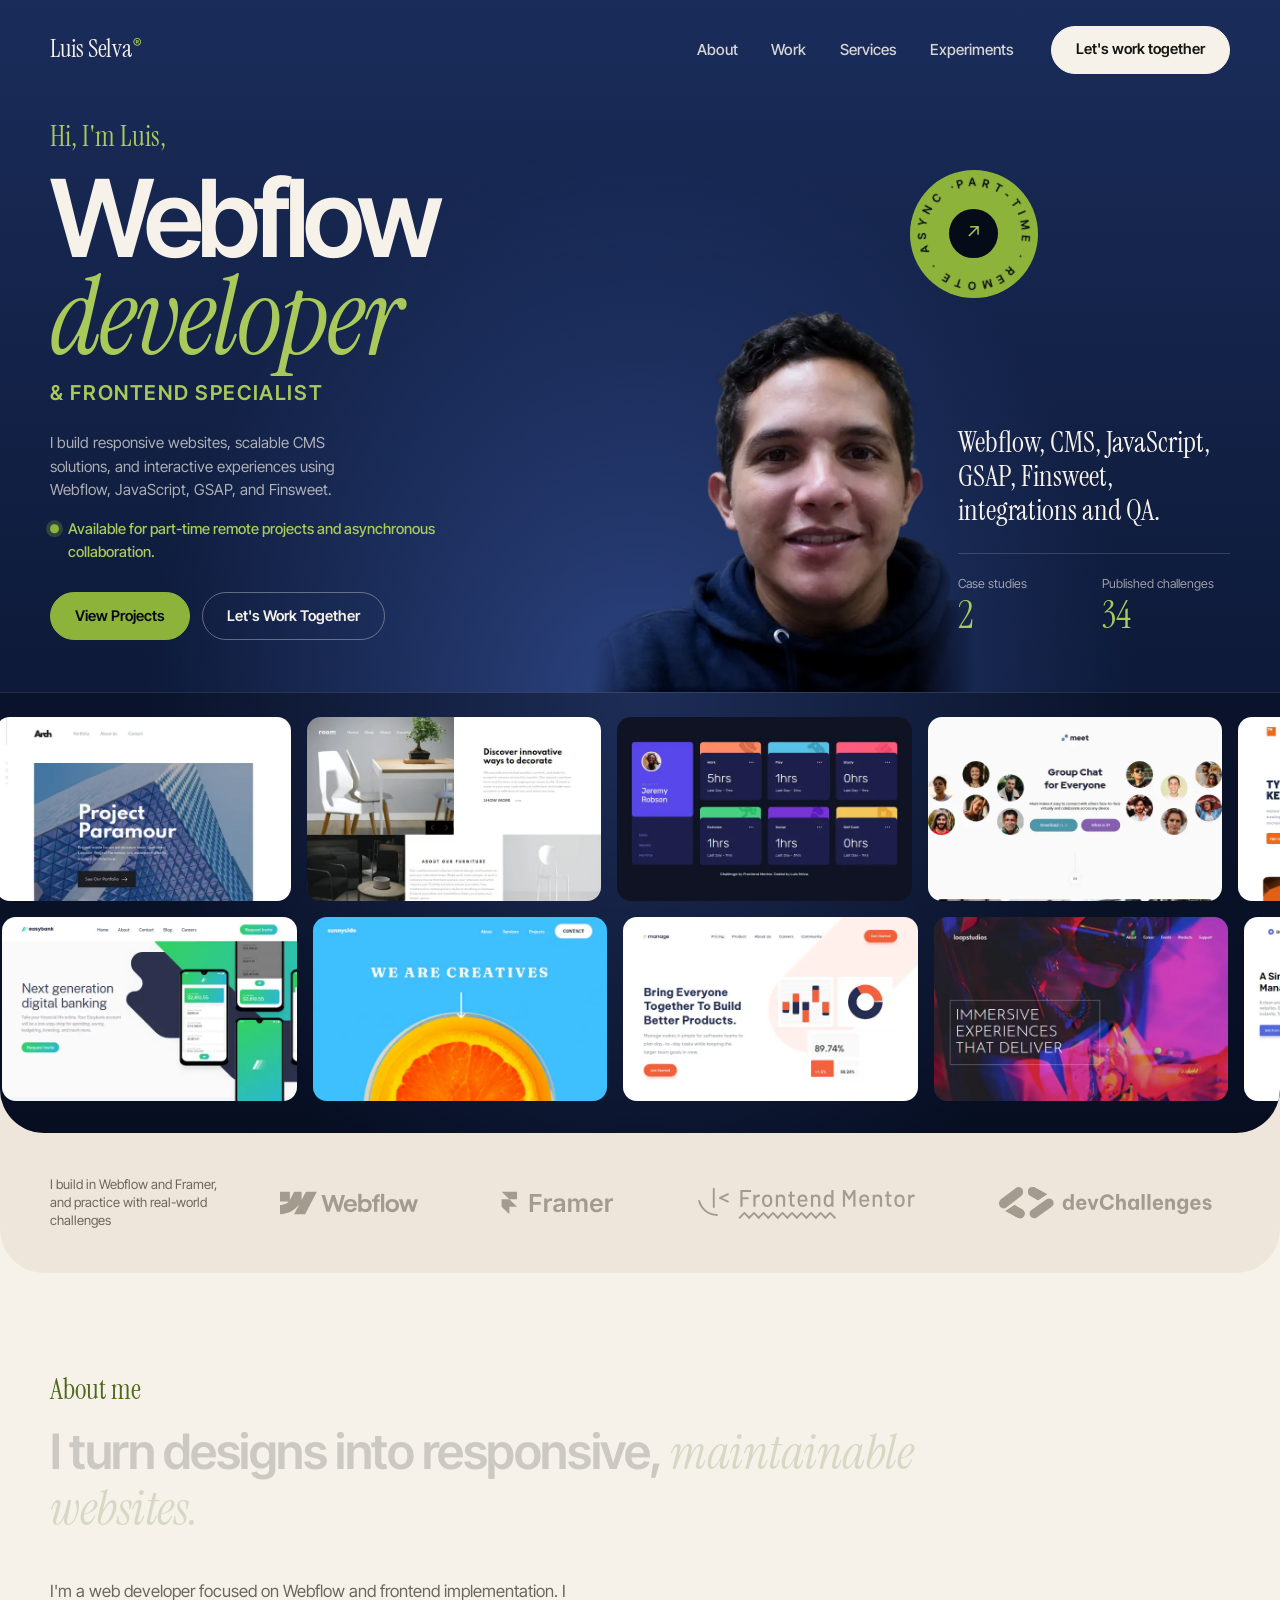
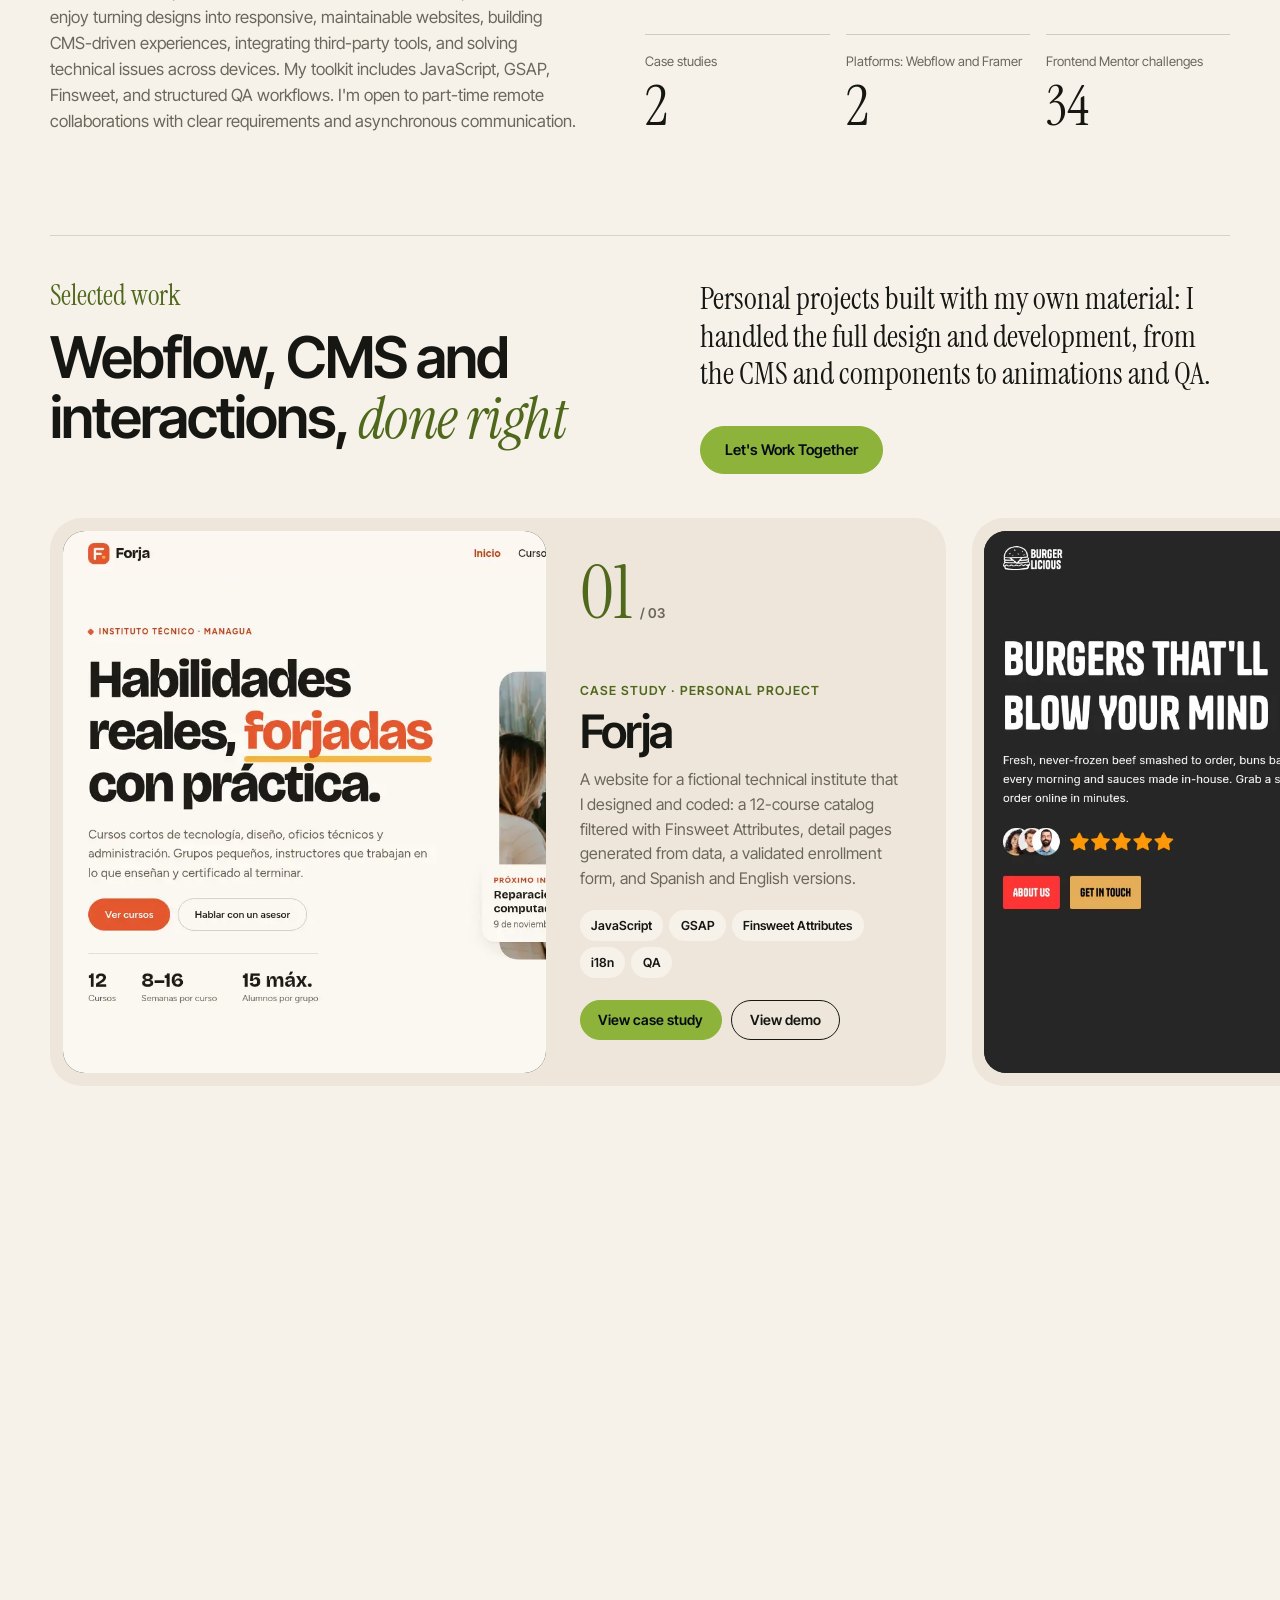
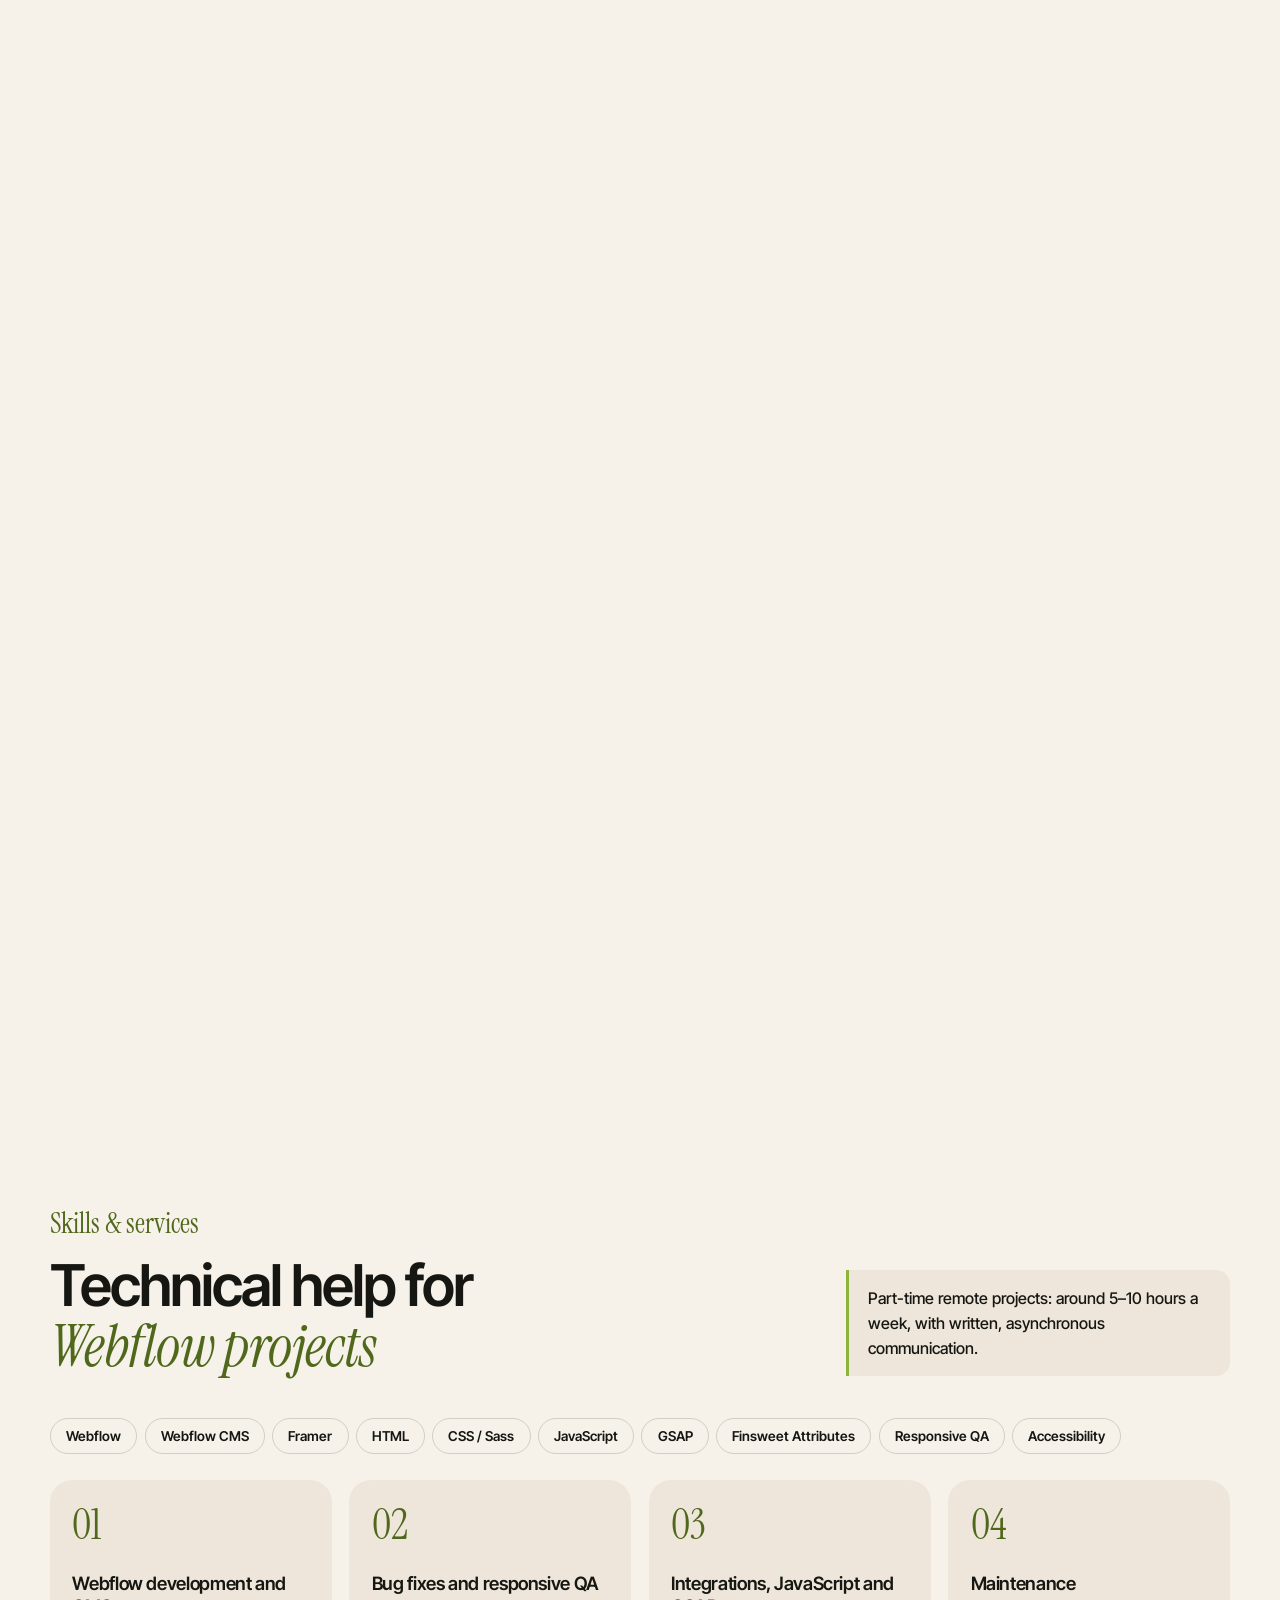
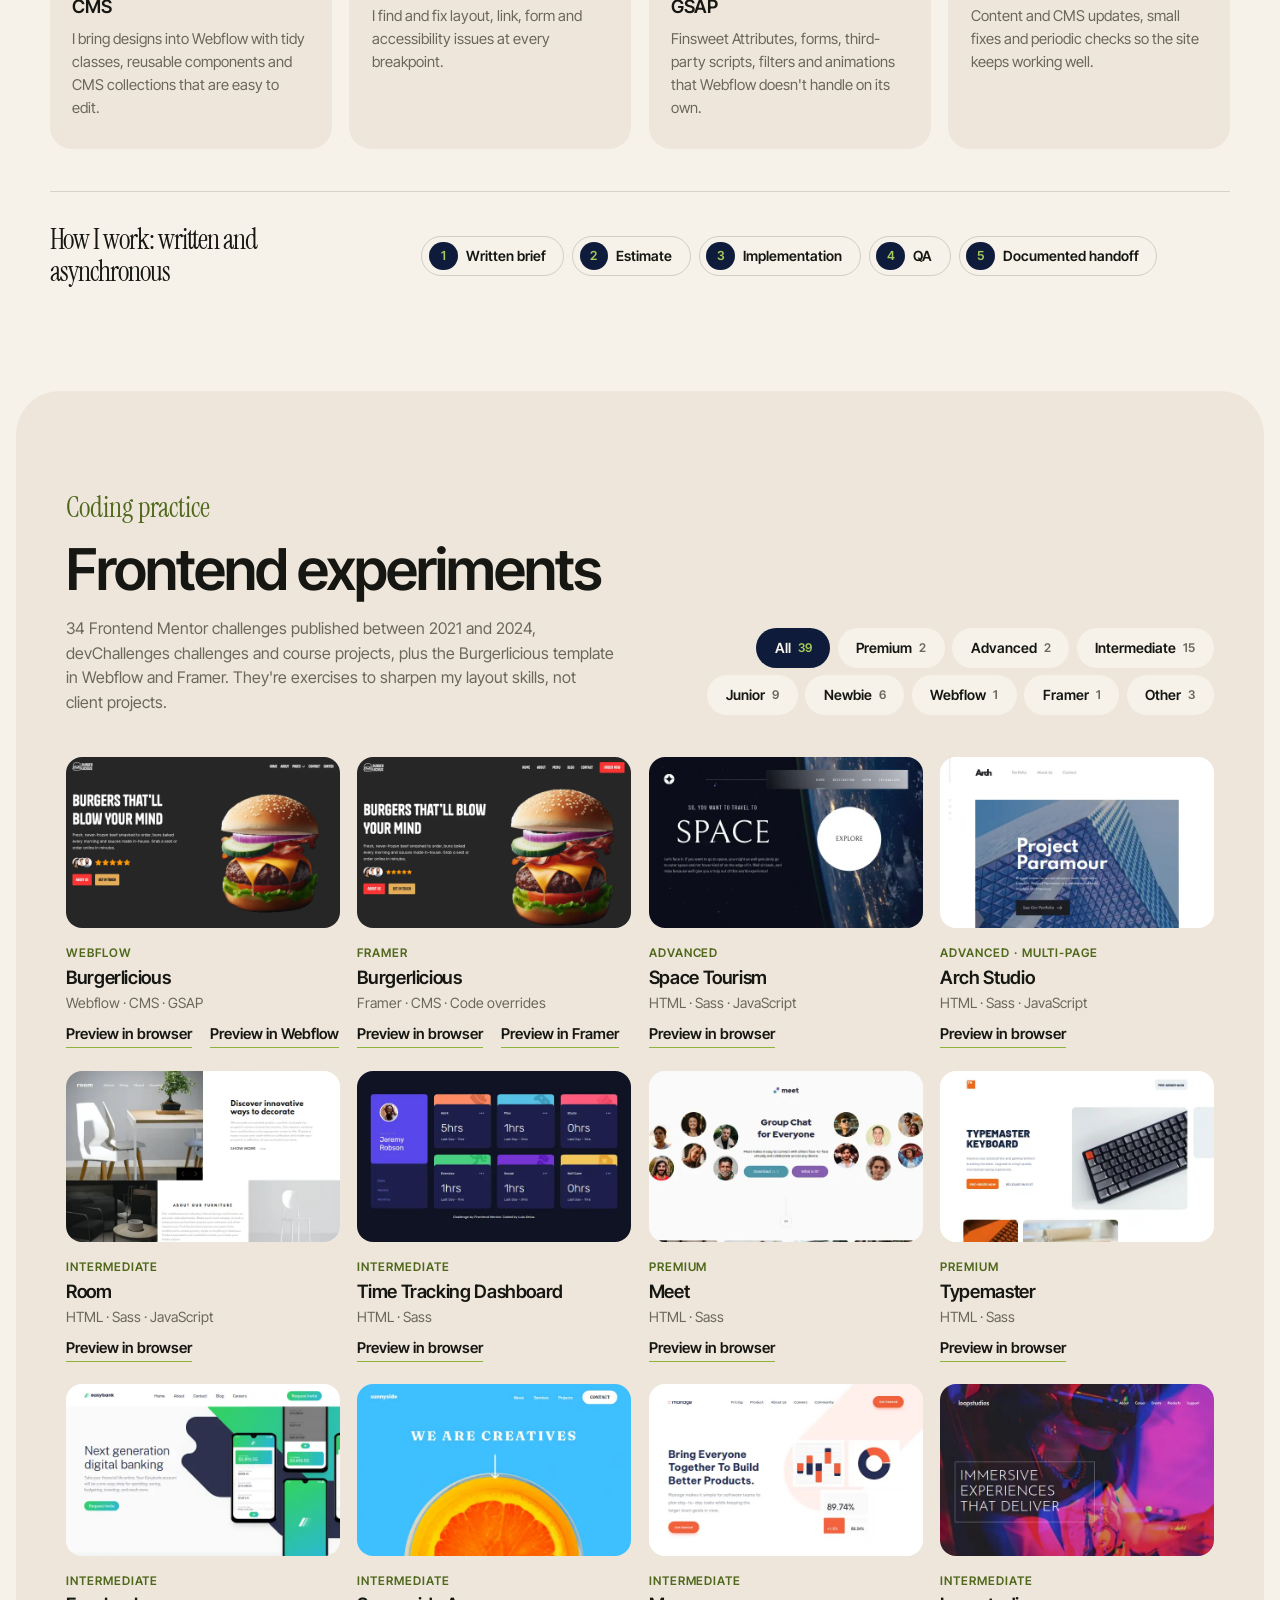
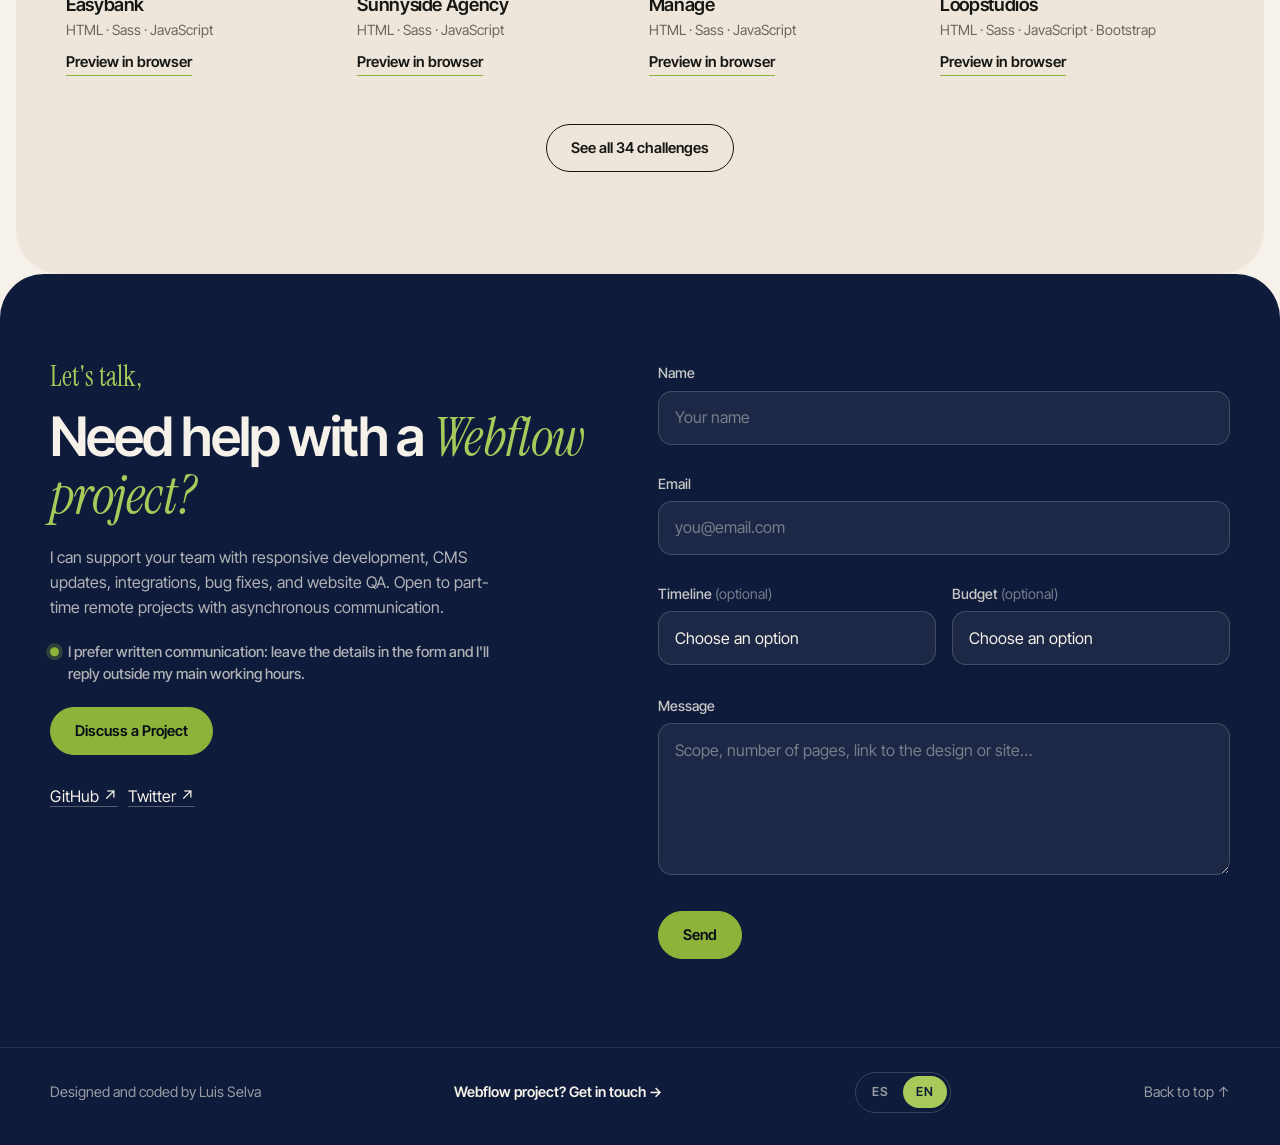
<file: index.html>
<!DOCTYPE html>
<html lang="es">
  <head>
    <meta charset="UTF-8" />
    <meta name="viewport" content="width=device-width, initial-scale=1.0" />
    <meta
      name="description"
      content="Desarrollador Webflow y frontend especializado en sitios responsivos, CMS, JavaScript, GSAP, Finsweet y QA técnico. Disponible para proyectos remotos part-time."
    />
    <meta name="theme-color" content="#0e1b3b" />
    <title>Desarrollador Webflow y especialista frontend | Luis Selva</title>
    <link rel="canonical" href="https://luis08201.github.io/new-portfolio/" />
    <meta property="og:type" content="website" />
    <meta property="og:site_name" content="Luis Selva" />
    <meta property="og:title" content="Webflow Developer &amp; Frontend Specialist | Luis Selva" />
    <meta property="og:description" content="Webflow and frontend developer specializing in responsive websites, CMS, JavaScript, GSAP, Finsweet, and technical QA. Available for part-time remote projects." />
    <meta property="og:url" content="https://luis08201.github.io/new-portfolio/" />
    <meta property="og:image" content="https://luis08201.github.io/new-portfolio/img/og.jpg" />
    <meta property="og:image:width" content="1200" />
    <meta property="og:image:height" content="630" />
    <meta name="twitter:card" content="summary_large_image" />
    <link rel="icon" href="favicon.svg" type="image/svg+xml" />
    <link rel="preconnect" href="https://fonts.googleapis.com" />
    <link rel="preconnect" href="https://fonts.gstatic.com" crossorigin />
    <link
      href="https://fonts.googleapis.com/css2?family=Instrument+Serif:ital@0;1&family=Inter+Tight:wght@400;500;600;700&display=swap"
      rel="stylesheet"
    />
    <link rel="stylesheet" href="css/style.css?v=20261030b" />
    <script>
      document.documentElement.classList.add("js-motion");
      setTimeout(() => document.documentElement.classList.remove("js-motion"), 2500);
    </script>
    <script defer src="js/vendor/gsap.min.js"></script>
    <script defer src="js/vendor/ScrollTrigger.min.js"></script>
    <script defer src="js/vendor/Flip.min.js"></script>
    <script defer src="js/vendor/SplitText.min.js"></script>
    <script type="module" src="js/main.js"></script>
  </head>
  <body>
    <a class="skip" href="#contenido" data-i18n="skip">Saltar al contenido</a>

    <div class="page">
      <header class="hero" id="inicio">
        <nav class="topbar" aria-label="Principal" data-i18n-aria="nav.label">
          <a class="brand" href="#inicio">Luis Selva<sup>®</sup></a>
          <ul class="topbar__links">
            <li><a href="#acerca" data-i18n="nav.about">Acerca</a></li>
            <li><a href="#trabajo" data-i18n="nav.work">Trabajo</a></li>
            <li><a href="#servicios" data-i18n="nav.services">Servicios</a></li>
            <li><a href="#practica" data-i18n="nav.practice">Experimentos</a></li>
          </ul>
          <a class="pill pill--light" href="#contacto">
            <span data-i18n="nav.cta">Trabajemos juntos</span>
          </a>
        </nav>

        <main id="contenido" class="hero__body">
          <div class="hero__intro">
            <p class="script" data-i18n="hero.script" data-load="slide" data-delay="0.2">Hola, soy Luis,</p>
            <h1 data-i18n="hero.title" data-load="slide" data-delay="0.2">Desarrollador <em>Webflow</em> <span class="hero__h1-sub">y especialista frontend</span></h1>
            <p class="hero__small" data-i18n="hero.small" data-load="slide" data-delay="0.3">
              Construyo sitios responsivos, soluciones CMS escalables y experiencias interactivas con
              Webflow, JavaScript, GSAP y Finsweet.
            </p>
            <p class="availability" data-i18n="hero.availability" data-load="slide" data-delay="0.32">Disponible para proyectos remotos part-time y colaboración asíncrona.</p>
            <p class="hero__ctas" data-load="slide" data-delay="0.35">
              <a class="pill pill--green" href="#trabajo"><span data-i18n="hero.cta">Ver proyectos</span></a>
              <a class="pill pill--outline-light" href="#contacto"><span data-i18n="hero.cta2">Trabajemos juntos</span></a>
            </p>
          </div>

          <figure class="hero__portrait" data-load="fade" data-delay="0.4">
            <img src="img/luis.webp" srcset="img/luis-480.webp 480w, img/luis.webp 800w" sizes="(max-width: 760px) min(320px, 80vw), clamp(280px, 30vw, 400px)" alt="Luis Selva" width="800" height="800" fetchpriority="high" />
          </figure>

          <a class="badge" data-load="fade" data-delay="0.4" href="#contacto" aria-label="Part-time · Remoto · Asíncrono: escríbeme" data-i18n-aria="badge.label">
            <svg class="badge__ring" viewBox="0 0 120 120" aria-hidden="true">
              <defs>
                <path id="badge-path" d="M60,60 m-45,0 a45,45 0 1,1 90,0 a45,45 0 1,1 -90,0" />
              </defs>
              <text><textPath href="#badge-path" textLength="280" lengthAdjust="spacing" data-i18n="badge.ring">Part-time · Remoto · Asíncrono ·</textPath></text>
            </svg>
            <span class="badge__core" aria-hidden="true">↗</span>
          </a>

          <div class="hero__aside" data-load="slide" data-delay="0.3">
            <p class="hero__quote" data-i18n="hero.quote">Webflow, CMS, JavaScript, GSAP, Finsweet, integraciones y QA.</p>
            <dl class="hero__facts">
              <div><dt data-i18n="hero.fact1">Casos de estudio</dt><dd>2</dd></div>
              <div><dt data-i18n="hero.fact2">Retos publicados</dt><dd data-count="34">34</dd></div>
            </dl>
          </div>
        </main>

        <div class="showcase" aria-hidden="true" data-load="fade" data-delay="0.5">
          <div class="showcase__row" data-showcase="left">
            <a class="showcase__card" href="https://luis08201.github.io/space-tourism-website-main/" tabindex="-1"><img src="img/retos/space-tourism-website-main.webp" alt="" width="640" height="400" loading="lazy" /></a>
            <a class="showcase__card" href="https://luis08201.github.io/arch-studio-multi-page-website/" tabindex="-1"><img src="img/retos/arch-studio-multi-page-website.webp" alt="" width="640" height="400" loading="lazy" /></a>
            <a class="showcase__card" href="https://luis08201.github.io/room-homepage-master/" tabindex="-1"><img src="img/retos/room-homepage-master.webp" alt="" width="640" height="400" loading="lazy" /></a>
            <a class="showcase__card" href="https://luis08201.github.io/time-tracking-dashboard-main/" tabindex="-1"><img src="img/retos/time-tracking-dashboard-main.webp" alt="" width="640" height="400" loading="lazy" /></a>
            <a class="showcase__card" href="https://luis08201.github.io/meet-landing-page-frontend-mentor-main/" tabindex="-1"><img src="img/retos/meet-landing-page-frontend-mentor-main.webp" alt="" width="640" height="400" loading="lazy" /></a>
            <a class="showcase__card" href="https://luis08201.github.io/typemaster-pre-launch-landing-page/" tabindex="-1"><img src="img/retos/typemaster-pre-launch-landing-page.webp" alt="" width="640" height="400" loading="lazy" /></a>
          </div>
          <div class="showcase__row" data-showcase="right">
            <a class="showcase__card" href="https://luis08201.github.io/easybank-landing-page-master-secondattempt/" tabindex="-1"><img src="img/retos/easybank-landing-page-master-secondattempt.webp" alt="" width="640" height="400" loading="lazy" /></a>
            <a class="showcase__card" href="https://luis08201.github.io/sunnyside-agency-landing-page-main/" tabindex="-1"><img src="img/retos/sunnyside-agency-landing-page-main.webp" alt="" width="640" height="400" loading="lazy" /></a>
            <a class="showcase__card" href="https://luis08201.github.io/manage-landing-page-master/" tabindex="-1"><img src="img/retos/manage-landing-page-master.webp" alt="" width="640" height="400" loading="lazy" /></a>
            <a class="showcase__card" href="https://luis08201.github.io/loopstudios-landing-page-main-second-attempt/" tabindex="-1"><img src="img/retos/loopstudios-landing-page-main-second-attempt.webp" alt="" width="640" height="400" loading="lazy" /></a>
            <a class="showcase__card" href="https://luis08201.github.io/bookmark-landing-page-master/" tabindex="-1"><img src="img/retos/bookmark-landing-page-master.webp" alt="" width="640" height="400" loading="lazy" /></a>
            <a class="showcase__card" href="https://luis08201.github.io/calculator-app-main-second-attempt/" tabindex="-1"><img src="img/retos/calculator-app-main-second-attempt.webp" alt="" width="640" height="400" loading="lazy" /></a>
          </div>
        </div>
      </header>

      <section class="trust" aria-label="Herramientas y plataformas" data-i18n-aria="trust.label">
        <p class="trust__label" data-i18n="trust.text">Construyo en Webflow y Framer, y practico con retos reales</p>
        <ul class="trust__list">
          <li><img src="img/logos/webflow.svg" alt="Webflow" width="142" height="25" /></li>
          <li><img src="img/logos/framer.svg" alt="Framer" width="116" height="25" /></li>
          <li><img src="img/logos/frontend-mentor.svg" alt="Frontend Mentor" width="175" height="25" /></li>
          <li><img src="img/logos/devchallenges.svg" alt="devChallenges" width="229" height="31" /></li>
        </ul>
      </section>

      <section class="section about" id="acerca" aria-labelledby="acerca-titulo">
        <p class="script script--green" data-i18n="about.script">Acerca de mí</p>
        <h2 id="acerca-titulo" class="about__statement" data-i18n="about.statement">
          Convierto diseños en sitios responsivos y <em>fáciles de mantener.</em>
        </h2>
        <div class="about__row">
          <p class="about__body" data-i18n="about.body">
            Soy desarrollador web enfocado en Webflow e implementación frontend. Me gusta convertir diseños
            en sitios responsivos y fáciles de mantener, construir experiencias basadas en CMS, integrar
            herramientas de terceros y resolver problemas técnicos en cualquier dispositivo. Trabajo con
            JavaScript, GSAP, Finsweet y un proceso de QA estructurado. Estoy abierto a colaboraciones
            remotas part-time con requisitos claros y comunicación asíncrona.
          </p>
          <dl class="facts">
            <div><dt data-i18n="about.fact1">Casos de estudio</dt><dd>2</dd></div>
            <div><dt data-i18n="about.fact2">Plataformas: Webflow y Framer</dt><dd>2</dd></div>
            <div><dt data-i18n="about.fact3">Retos de Frontend Mentor</dt><dd data-count="34">34</dd></div>
          </dl>
        </div>
      </section>

      <section class="section" id="trabajo" aria-labelledby="trabajo-titulo">
        <div class="split">
          <div>
            <p class="script script--green" data-i18n="work.script">Trabajos seleccionados</p>
            <h2 id="trabajo-titulo" data-i18n="work.title">Webflow, CMS e interacciones <em>bien resueltas</em></h2>
          </div>
          <div class="split__aside">
            <p class="lead-serif" data-i18n="work.lead">
              Proyectos propios, con material propio: hice el diseño y el desarrollo
              completos, del CMS y los componentes a las animaciones y el QA.
            </p>
            <a class="pill pill--green" href="#contacto">
              <span data-i18n="work.cta">Trabajemos juntos</span>
            </a>
          </div>
        </div>

        <div class="works" tabindex="0" aria-label="Proyectos, desplázate horizontalmente" data-i18n-aria="works.label">
          <div class="works__track">
            <article class="work">
              <a class="work__media work__media--cover" href="forja/" tabindex="-1" aria-hidden="true">
                <img src="img/forja.webp" alt="" width="1280" height="860" loading="lazy" style="object-position: left top" />
              </a>
              <div class="work__body">
                <p class="work__num">01<span>/ 03</span></p>
                <p class="project__tag" data-i18n="work.forja.tag">Caso de estudio · Proyecto personal</p>
                <h3><a href="forja/">Forja</a></h3>
                <p class="work__text" data-i18n="work.forja.text">Sitio de un instituto técnico ficticio que diseñé y programé: catálogo de 12 cursos filtrable con Finsweet Attributes, páginas de detalle generadas desde datos, formulario de inscripción validado y versión en español e inglés.</p>
                <ul class="work__tags" aria-label="Tecnologías" data-i18n-aria="work.tagsLabel"><li>JavaScript</li><li>GSAP</li><li>Finsweet Attributes</li><li>i18n</li><li>QA</li></ul>
                <p class="project__buttons">
                  <a class="pill pill--green pill--sm" href="case-studies/forja/"><span data-i18n="link.case">Ver caso de estudio</span></a>
                  <a class="pill pill--outline pill--sm" href="forja/"><span data-i18n="link.demo">Ver demo</span></a>
                </p>
              </div>
            </article>
            <article class="work">
              <a class="work__media work__media--cover" href="https://burgerlicious.webflow.io/" target="_blank" rel="noopener" tabindex="-1" aria-hidden="true">
                <img src="img/burgerlicious.webp" alt="" width="1280" height="860" loading="lazy" style="object-position: left top" />
              </a>
              <div class="work__body">
                <p class="work__num">02<span>/ 03</span></p>
                <p class="project__tag" data-i18n="work.burger.tag">Caso de estudio · Plantilla en Webflow</p>
                <h3><a href="https://burgerlicious.webflow.io/" target="_blank" rel="noopener">Burgerlicious</a></h3>
                <p class="work__text" data-i18n="work.burger.text">Diseñé y desarrollé una plantilla de Webflow para hamburgueserías: colecciones CMS para el menú y el blog, componentes reutilizables, interacciones con GSAP y QA en todos los breakpoints.</p>
                <ul class="work__tags" aria-label="Tecnologías" data-i18n-aria="work.tagsLabel"><li>Webflow</li><li>CMS</li><li>GSAP</li><li>QA</li></ul>
                <p class="project__buttons">
                  <a class="pill pill--green pill--sm" href="case-studies/burgerlicious/"><span data-i18n="link.case">Ver caso de estudio</span></a>
                  <a class="pill pill--outline pill--sm" href="https://burgerlicious.webflow.io/" target="_blank" rel="noopener"><span data-i18n="link.demo">Ver demo</span></a>
                  <a class="pill pill--outline pill--sm" href="https://preview.webflow.com/preview/burgerlicious?utm_medium=preview_link&amp;utm_source=designer&amp;utm_content=burgerlicious&amp;preview=13c2b8aefe0be28419e0fbde25394973&amp;locale=en&amp;workflow=preview" target="_blank" rel="noopener"><span data-i18n="link.webflow">Ver en Webflow</span></a>
                </p>
              </div>
            </article>
            <article class="work">
              <a class="work__media work__media--cover" href="https://hilarious-brand-871051.framer.app/" target="_blank" rel="noopener" tabindex="-1" aria-hidden="true">
                <img src="img/burgerlicious-framer.webp" alt="" width="1280" height="860" loading="lazy" style="object-position: left top" />
              </a>
              <div class="work__body">
                <p class="work__num">03<span>/ 03</span></p>
                <p class="project__tag" data-i18n="work.burgerFramer.tag">Misma plantilla · Versión en Framer</p>
                <h3><a href="https://hilarious-brand-871051.framer.app/" target="_blank" rel="noopener">Burgerlicious · Framer</a></h3>
                <p class="work__text" data-i18n="work.burgerFramer.text">La misma plantilla reconstruida en Framer: menú como catálogo con botón “Order now”, blog con el CMS de Framer y la hamburguesa que se desarma al hacer scroll.</p>
                <ul class="work__tags" aria-label="Tecnologías" data-i18n-aria="work.tagsLabel"><li>Framer</li><li>CMS</li><li>Code overrides</li><li>QA</li></ul>
                <p class="project__buttons">
                  <a class="pill pill--green pill--sm" href="case-studies/burgerlicious/#comparacion"><span data-i18n="link.compare">Comparar con Webflow</span></a>
                  <a class="pill pill--outline pill--sm" href="https://hilarious-brand-871051.framer.app/" target="_blank" rel="noopener"><span data-i18n="link.demo">Ver demo</span></a>
                  <a class="pill pill--outline pill--sm" href="https://framer.com/projects/Burgerlicious--Z3IbG6fEh3c73QAXGYFD-8Tz8F" target="_blank" rel="noopener"><span data-i18n="link.framer">Ver en Framer</span></a>
                </p>
              </div>
            </article>
            </div>
        </div>
      </section>

      <section class="section services" id="servicios" aria-labelledby="servicios-titulo">
        <div class="services__head">
          <div class="section-head">
            <p class="script script--green" data-i18n="services.script">Habilidades y servicios</p>
            <h2 id="servicios-titulo" data-i18n="services.title">Ayuda técnica para <em>proyectos Webflow</em></h2>
          </div>
          <p class="services__note" data-i18n="services.note">Proyectos remotos part-time: unas 5–10 horas por semana, con comunicación por escrito y asíncrona.</p>
        </div>
        <ul class="toolkit" aria-label="Herramientas que uso" data-i18n-aria="toolkit.label">
          <li>Webflow</li><li>Webflow CMS</li><li>Framer</li><li>HTML</li><li>CSS / Sass</li><li>JavaScript</li><li>GSAP</li><li>Finsweet Attributes</li><li data-i18n="toolkit.qa">QA responsive</li><li data-i18n="toolkit.a11y">Accesibilidad</li>
        </ul>
        <ol class="services__list">
          <li class="service">
            <span class="service__num" aria-hidden="true">01</span>
            <h3 data-i18n="services.s1.title">Desarrollo Webflow y CMS</h3>
            <p data-i18n="services.s1.text">Paso el diseño a Webflow con clases ordenadas, componentes reutilizables y colecciones CMS fáciles de editar.</p>
          </li>
          <li class="service">
            <span class="service__num" aria-hidden="true">02</span>
            <h3 data-i18n="services.s2.title">Correcciones y QA responsive</h3>
            <p data-i18n="services.s2.text">Encuentro y corrijo errores de maquetación, enlaces, formularios y accesibilidad en cada breakpoint.</p>
          </li>
          <li class="service">
            <span class="service__num" aria-hidden="true">03</span>
            <h3 data-i18n="services.s3.title">Integraciones, JavaScript y GSAP</h3>
            <p data-i18n="services.s3.text">Finsweet Attributes, formularios, scripts de terceros, filtros y animaciones que Webflow no resuelve por sí solo.</p>
          </li>
          <li class="service">
            <span class="service__num" aria-hidden="true">04</span>
            <h3 data-i18n="services.s4.title">Mantenimiento</h3>
            <p data-i18n="services.s4.text">Actualizaciones de contenido y CMS, ajustes pequeños y revisiones periódicas para que el sitio siga funcionando bien.</p>
          </li>
        </ol>
        <div class="process">
          <h3 class="process__title" data-i18n="process.title">Cómo trabajo, por escrito y de forma asíncrona</h3>
          <ol class="process__steps">
            <li><span data-i18n="process.s1">Brief escrito</span></li>
            <li><span data-i18n="process.s2">Estimación</span></li>
            <li><span data-i18n="process.s3">Implementación</span></li>
            <li><span data-i18n="process.s4">QA</span></li>
            <li><span data-i18n="process.s5">Entrega documentada</span></li>
          </ol>
        </div>
      </section>

      <section class="section section--tint" id="practica" aria-labelledby="practica-titulo">
        <div class="practice__head">
          <div class="section-head">
            <p class="script script--green" data-i18n="practice.script">Práctica de código</p>
            <h2 id="practica-titulo" data-i18n="practice.title">Experimentos frontend</h2>
            <p data-i18n="practice.text">
              34 retos de Frontend Mentor publicados entre 2021 y 2024, retos de devChallenges y proyectos
              de curso, además de la plantilla Burgerlicious en Webflow y Framer. Son ejercicios para afinar
              la maquetación, no proyectos de cliente.
            </p>
          </div>
          <div class="filters" role="group" aria-label="Filtrar retos por nivel o plataforma" data-i18n-aria="filters.label">
          <button type="button" class="chip" data-filter="todos" aria-pressed="true"><span class="chip__label" data-i18n="lvl.todos">Todos</span><span class="chip__count">39</span></button>
          <button type="button" class="chip" data-filter="premium" aria-pressed="false"><span class="chip__label" data-i18n="lvl.premium">Premium</span><span class="chip__count">2</span></button>
          <button type="button" class="chip" data-filter="avanzado" aria-pressed="false"><span class="chip__label" data-i18n="lvl.avanzado">Avanzado</span><span class="chip__count">2</span></button>
          <button type="button" class="chip" data-filter="intermedio" aria-pressed="false"><span class="chip__label" data-i18n="lvl.intermedio">Intermedio</span><span class="chip__count">15</span></button>
          <button type="button" class="chip" data-filter="junior" aria-pressed="false"><span class="chip__label" data-i18n="lvl.junior">Junior</span><span class="chip__count">9</span></button>
          <button type="button" class="chip" data-filter="newbie" aria-pressed="false"><span class="chip__label" data-i18n="lvl.newbie">Newbie</span><span class="chip__count">6</span></button>
          <button type="button" class="chip" data-filter="webflow" aria-pressed="false"><span class="chip__label">Webflow</span><span class="chip__count">1</span></button>
          <button type="button" class="chip" data-filter="framer" aria-pressed="false"><span class="chip__label">Framer</span><span class="chip__count">1</span></button>
          <button type="button" class="chip" data-filter="otros" aria-pressed="false"><span class="chip__label" data-i18n="lvl.otros">Otros</span><span class="chip__count">3</span></button>
          </div>
        </div>
        <div class="practice" id="lista-retos">
          <article class="reto" data-level="webflow">
            <a class="practice__media" href="https://burgerlicious.webflow.io/" target="_blank" rel="noopener" tabindex="-1" aria-hidden="true">
              <img src="img/burgerlicious.webp" alt="" width="1280" height="860" loading="lazy" />
            </a>
            <p class="practice__level">Webflow</p>
            <h3><a href="https://burgerlicious.webflow.io/" target="_blank" rel="noopener">Burgerlicious</a></h3>
            <p class="practice__stack">Webflow · CMS · GSAP</p>
            <p class="project__links">
              <a href="https://burgerlicious.webflow.io/" target="_blank" rel="noopener" data-i18n="link.browser">Ver en el navegador</a>
              <a href="https://preview.webflow.com/preview/burgerlicious?utm_medium=preview_link&amp;utm_source=designer&amp;utm_content=burgerlicious&amp;preview=13c2b8aefe0be28419e0fbde25394973&amp;locale=en&amp;workflow=preview" target="_blank" rel="noopener" data-i18n="link.webflow">Ver en Webflow</a>
            </p>
          </article>
          <article class="reto" data-level="framer">
            <a class="practice__media" href="https://hilarious-brand-871051.framer.app/" target="_blank" rel="noopener" tabindex="-1" aria-hidden="true">
              <img src="img/burgerlicious-framer.webp" alt="" width="1280" height="860" loading="lazy" />
            </a>
            <p class="practice__level">Framer</p>
            <h3><a href="https://hilarious-brand-871051.framer.app/" target="_blank" rel="noopener">Burgerlicious</a></h3>
            <p class="practice__stack">Framer · CMS · Code overrides</p>
            <p class="project__links">
              <a href="https://hilarious-brand-871051.framer.app/" target="_blank" rel="noopener" data-i18n="link.browser">Ver en el navegador</a>
              <a href="https://framer.com/projects/Burgerlicious--Z3IbG6fEh3c73QAXGYFD-8Tz8F" target="_blank" rel="noopener" data-i18n="link.framer">Ver en Framer</a>
            </p>
          </article>
          <article class="reto" data-level="avanzado">
            <a class="practice__media" href="https://luis08201.github.io/space-tourism-website-main/" tabindex="-1" aria-hidden="true">
              <img src="img/retos/space-tourism-website-main.webp" alt="" width="640" height="400" loading="lazy" />
            </a>
            <p class="practice__level" data-i18n="lvl.avanzado">Avanzado</p>
            <h3><a href="https://luis08201.github.io/space-tourism-website-main/">Space Tourism</a></h3>
            <p class="practice__stack">HTML · Sass · JavaScript</p>
            <p class="project__links"><a href="https://luis08201.github.io/space-tourism-website-main/" data-i18n="link.browser">Ver en el navegador</a></p>
          </article>
          <article class="reto" data-level="avanzado">
            <a class="practice__media" href="https://luis08201.github.io/arch-studio-multi-page-website/" tabindex="-1" aria-hidden="true">
              <img src="img/retos/arch-studio-multi-page-website.webp" alt="" width="640" height="400" loading="lazy" />
            </a>
            <p class="practice__level" data-i18n="lvl.multi">Avanzado · multipágina</p>
            <h3><a href="https://luis08201.github.io/arch-studio-multi-page-website/">Arch Studio</a></h3>
            <p class="practice__stack">HTML · Sass · JavaScript</p>
            <p class="project__links"><a href="https://luis08201.github.io/arch-studio-multi-page-website/" data-i18n="link.browser">Ver en el navegador</a></p>
          </article>
          <article class="reto" data-level="intermedio">
            <a class="practice__media" href="https://luis08201.github.io/room-homepage-master/" tabindex="-1" aria-hidden="true">
              <img src="img/retos/room-homepage-master.webp" alt="" width="640" height="400" loading="lazy" />
            </a>
            <p class="practice__level" data-i18n="lvl.intermedio">Intermedio</p>
            <h3><a href="https://luis08201.github.io/room-homepage-master/">Room</a></h3>
            <p class="practice__stack">HTML · Sass · JavaScript</p>
            <p class="project__links"><a href="https://luis08201.github.io/room-homepage-master/" data-i18n="link.browser">Ver en el navegador</a></p>
          </article>
          <article class="reto" data-level="intermedio">
            <a class="practice__media" href="https://luis08201.github.io/time-tracking-dashboard-main/" tabindex="-1" aria-hidden="true">
              <img src="img/retos/time-tracking-dashboard-main.webp" alt="" width="640" height="400" loading="lazy" />
            </a>
            <p class="practice__level" data-i18n="lvl.intermedio">Intermedio</p>
            <h3><a href="https://luis08201.github.io/time-tracking-dashboard-main/">Time Tracking Dashboard</a></h3>
            <p class="practice__stack">HTML · Sass</p>
            <p class="project__links"><a href="https://luis08201.github.io/time-tracking-dashboard-main/" data-i18n="link.browser">Ver en el navegador</a></p>
          </article>
          <article class="reto" data-level="premium">
            <a class="practice__media" href="https://luis08201.github.io/meet-landing-page-frontend-mentor-main/" tabindex="-1" aria-hidden="true">
              <img src="img/retos/meet-landing-page-frontend-mentor-main.webp" alt="" width="640" height="400" loading="lazy" />
            </a>
            <p class="practice__level" data-i18n="lvl.premium">Premium</p>
            <h3><a href="https://luis08201.github.io/meet-landing-page-frontend-mentor-main/">Meet</a></h3>
            <p class="practice__stack">HTML · Sass</p>
            <p class="project__links"><a href="https://luis08201.github.io/meet-landing-page-frontend-mentor-main/" data-i18n="link.browser">Ver en el navegador</a></p>
          </article>
          <article class="reto" data-level="premium">
            <a class="practice__media" href="https://luis08201.github.io/typemaster-pre-launch-landing-page/" tabindex="-1" aria-hidden="true">
              <img src="img/retos/typemaster-pre-launch-landing-page.webp" alt="" width="640" height="400" loading="lazy" />
            </a>
            <p class="practice__level" data-i18n="lvl.premium">Premium</p>
            <h3><a href="https://luis08201.github.io/typemaster-pre-launch-landing-page/">Typemaster</a></h3>
            <p class="practice__stack">HTML · Sass</p>
            <p class="project__links"><a href="https://luis08201.github.io/typemaster-pre-launch-landing-page/" data-i18n="link.browser">Ver en el navegador</a></p>
          </article>
          <article class="reto" data-level="intermedio">
            <a class="practice__media" href="https://luis08201.github.io/easybank-landing-page-master-secondattempt/" tabindex="-1" aria-hidden="true">
              <img src="img/retos/easybank-landing-page-master-secondattempt.webp" alt="" width="640" height="400" loading="lazy" />
            </a>
            <p class="practice__level" data-i18n="lvl.intermedio">Intermedio</p>
            <h3><a href="https://luis08201.github.io/easybank-landing-page-master-secondattempt/">Easybank</a></h3>
            <p class="practice__stack">HTML · Sass · JavaScript</p>
            <p class="project__links"><a href="https://luis08201.github.io/easybank-landing-page-master-secondattempt/" data-i18n="link.browser">Ver en el navegador</a></p>
          </article>
          <article class="reto" data-level="intermedio">
            <a class="practice__media" href="https://luis08201.github.io/sunnyside-agency-landing-page-main/" tabindex="-1" aria-hidden="true">
              <img src="img/retos/sunnyside-agency-landing-page-main.webp" alt="" width="640" height="400" loading="lazy" />
            </a>
            <p class="practice__level" data-i18n="lvl.intermedio">Intermedio</p>
            <h3><a href="https://luis08201.github.io/sunnyside-agency-landing-page-main/">Sunnyside Agency</a></h3>
            <p class="practice__stack">HTML · Sass · JavaScript</p>
            <p class="project__links"><a href="https://luis08201.github.io/sunnyside-agency-landing-page-main/" data-i18n="link.browser">Ver en el navegador</a></p>
          </article>
          <article class="reto" data-level="intermedio">
            <a class="practice__media" href="https://luis08201.github.io/manage-landing-page-master/" tabindex="-1" aria-hidden="true">
              <img src="img/retos/manage-landing-page-master.webp" alt="" width="640" height="400" loading="lazy" />
            </a>
            <p class="practice__level" data-i18n="lvl.intermedio">Intermedio</p>
            <h3><a href="https://luis08201.github.io/manage-landing-page-master/">Manage</a></h3>
            <p class="practice__stack">HTML · Sass · JavaScript</p>
            <p class="project__links"><a href="https://luis08201.github.io/manage-landing-page-master/" data-i18n="link.browser">Ver en el navegador</a></p>
          </article>
          <article class="reto" data-level="intermedio">
            <a class="practice__media" href="https://luis08201.github.io/loopstudios-landing-page-main-second-attempt/" tabindex="-1" aria-hidden="true">
              <img src="img/retos/loopstudios-landing-page-main-second-attempt.webp" alt="" width="640" height="400" loading="lazy" />
            </a>
            <p class="practice__level" data-i18n="lvl.intermedio">Intermedio</p>
            <h3><a href="https://luis08201.github.io/loopstudios-landing-page-main-second-attempt/">Loopstudios</a></h3>
            <p class="practice__stack">HTML · Sass · JavaScript · Bootstrap</p>
            <p class="project__links"><a href="https://luis08201.github.io/loopstudios-landing-page-main-second-attempt/" data-i18n="link.browser">Ver en el navegador</a></p>
          </article>
          <article class="reto" data-level="intermedio" data-extra hidden>
            <a class="practice__media" href="https://luis08201.github.io/bookmark-landing-page-master/" tabindex="-1" aria-hidden="true">
              <img src="img/retos/bookmark-landing-page-master.webp" alt="" width="640" height="400" loading="lazy" />
            </a>
            <p class="practice__level" data-i18n="lvl.intermedio">Intermedio</p>
            <h3><a href="https://luis08201.github.io/bookmark-landing-page-master/">Bookmark</a></h3>
            <p class="practice__stack">HTML · Sass · JavaScript</p>
            <p class="project__links"><a href="https://luis08201.github.io/bookmark-landing-page-master/" data-i18n="link.browser">Ver en el navegador</a></p>
          </article>
          <article class="reto" data-level="intermedio" data-extra hidden>
            <a class="practice__media" href="https://luis08201.github.io/calculator-app-main-second-attempt/" tabindex="-1" aria-hidden="true">
              <img src="img/retos/calculator-app-main-second-attempt.webp" alt="" width="640" height="400" loading="lazy" />
            </a>
            <p class="practice__level" data-i18n="lvl.intermedio">Intermedio</p>
            <h3><a href="https://luis08201.github.io/calculator-app-main-second-attempt/" data-i18n="title.calc">Calculadora</a></h3>
            <p class="practice__stack">HTML · Sass · JavaScript</p>
            <p class="project__links"><a href="https://luis08201.github.io/calculator-app-main-second-attempt/" data-i18n="link.browser">Ver en el navegador</a></p>
          </article>
          <article class="reto" data-level="intermedio" data-extra hidden>
            <a class="practice__media" href="https://luis08201.github.io/insure-landing-page-master/" tabindex="-1" aria-hidden="true">
              <img src="img/retos/insure-landing-page-master.webp" alt="" width="640" height="400" loading="lazy" />
            </a>
            <p class="practice__level" data-i18n="lvl.intermedio">Intermedio</p>
            <h3><a href="https://luis08201.github.io/insure-landing-page-master/">Insure</a></h3>
            <p class="practice__stack">HTML · Sass · JavaScript</p>
            <p class="project__links"><a href="https://luis08201.github.io/insure-landing-page-master/" data-i18n="link.browser">Ver en el navegador</a></p>
          </article>
          <article class="reto" data-level="intermedio" data-extra hidden>
            <a class="practice__media" href="https://luis08201.github.io/blogr-landing-page-main/" tabindex="-1" aria-hidden="true">
              <img src="img/retos/blogr-landing-page-main.webp" alt="" width="640" height="400" loading="lazy" />
            </a>
            <p class="practice__level" data-i18n="lvl.intermedio">Intermedio</p>
            <h3><a href="https://luis08201.github.io/blogr-landing-page-main/">Blogr</a></h3>
            <p class="practice__stack">HTML · Sass</p>
            <p class="project__links"><a href="https://luis08201.github.io/blogr-landing-page-main/" data-i18n="link.browser">Ver en el navegador</a></p>
          </article>
          <article class="reto" data-level="intermedio" data-extra hidden>
            <a class="practice__media" href="https://luis08201.github.io/fylo-dark-theme-landing-page-master/" tabindex="-1" aria-hidden="true">
              <img src="img/retos/fylo-dark-theme-landing-page-master.webp" alt="" width="640" height="400" loading="lazy" />
            </a>
            <p class="practice__level" data-i18n="lvl.intermedio">Intermedio</p>
            <h3><a href="https://luis08201.github.io/fylo-dark-theme-landing-page-master/" data-i18n="title.fylo">Fylo (tema oscuro)</a></h3>
            <p class="practice__stack">HTML · Sass</p>
            <p class="project__links"><a href="https://luis08201.github.io/fylo-dark-theme-landing-page-master/" data-i18n="link.browser">Ver en el navegador</a></p>
          </article>
          <article class="reto" data-level="intermedio" data-extra hidden>
            <a class="practice__media" href="https://luis08201.github.io/coding-bootcamp-testimonials-slider-master/" tabindex="-1" aria-hidden="true">
              <img src="img/retos/coding-bootcamp-testimonials-slider-master.webp" alt="" width="640" height="400" loading="lazy" />
            </a>
            <p class="practice__level" data-i18n="lvl.intermedio">Intermedio</p>
            <h3><a href="https://luis08201.github.io/coding-bootcamp-testimonials-slider-master/">Coding Bootcamp Slider</a></h3>
            <p class="practice__stack">HTML · Sass · JavaScript</p>
            <p class="project__links"><a href="https://luis08201.github.io/coding-bootcamp-testimonials-slider-master/" data-i18n="link.browser">Ver en el navegador</a></p>
          </article>
          <article class="reto" data-level="intermedio" data-extra hidden>
            <a class="practice__media" href="https://luis08201.github.io/intro-section-with-dropdown-navigation-main/" tabindex="-1" aria-hidden="true">
              <img src="img/retos/intro-section-with-dropdown-navigation-main.webp" alt="" width="640" height="400" loading="lazy" />
            </a>
            <p class="practice__level" data-i18n="lvl.intermedio">Intermedio</p>
            <h3><a href="https://luis08201.github.io/intro-section-with-dropdown-navigation-main/" data-i18n="title.dropdown">Menú desplegable</a></h3>
            <p class="practice__stack">HTML · Sass · JavaScript</p>
            <p class="project__links"><a href="https://luis08201.github.io/intro-section-with-dropdown-navigation-main/" data-i18n="link.browser">Ver en el navegador</a></p>
          </article>
          <article class="reto" data-level="intermedio" data-extra hidden>
            <a class="practice__media" href="https://luis08201.github.io/huddle-landing-page-with-alternating-feature-blocks-master-/" tabindex="-1" aria-hidden="true">
              <img src="img/retos/huddle-landing-page-with-alternating-feature-blocks-master-.webp" alt="" width="640" height="400" loading="lazy" />
            </a>
            <p class="practice__level" data-i18n="lvl.intermedio">Intermedio</p>
            <h3><a href="https://luis08201.github.io/huddle-landing-page-with-alternating-feature-blocks-master-/">Huddle</a></h3>
            <p class="practice__stack">HTML · Sass</p>
            <p class="project__links"><a href="https://luis08201.github.io/huddle-landing-page-with-alternating-feature-blocks-master-/" data-i18n="link.browser">Ver en el navegador</a></p>
          </article>
          <article class="reto" data-level="junior" data-extra hidden>
            <a class="practice__media" href="https://luis08201.github.io/Clipboard-landing-page/" tabindex="-1" aria-hidden="true">
              <img src="img/retos/Clipboard-landing-page.webp" alt="" width="640" height="400" loading="lazy" />
            </a>
            <p class="practice__level" data-i18n="lvl.junior">Junior</p>
            <h3><a href="https://luis08201.github.io/Clipboard-landing-page/">Clipboard</a></h3>
            <p class="practice__stack">HTML · CSS</p>
            <p class="project__links"><a href="https://luis08201.github.io/Clipboard-landing-page/" data-i18n="link.browser">Ver en el navegador</a></p>
          </article>
          <article class="reto" data-level="junior" data-extra hidden>
            <a class="practice__media" href="https://luis08201.github.io/base-apparel-coming-soon-master/" tabindex="-1" aria-hidden="true">
              <img src="img/retos/base-apparel-coming-soon-master.webp" alt="" width="640" height="400" loading="lazy" />
            </a>
            <p class="practice__level" data-i18n="lvl.junior">Junior</p>
            <h3><a href="https://luis08201.github.io/base-apparel-coming-soon-master/">Base Apparel</a></h3>
            <p class="practice__stack">HTML · Sass · JavaScript</p>
            <p class="project__links"><a href="https://luis08201.github.io/base-apparel-coming-soon-master/" data-i18n="link.browser">Ver en el navegador</a></p>
          </article>
          <article class="reto" data-level="junior" data-extra hidden>
            <a class="practice__media" href="https://luis08201.github.io/ping-coming-soon-page-master/" tabindex="-1" aria-hidden="true">
              <img src="img/retos/ping-coming-soon-page-master.webp" alt="" width="640" height="400" loading="lazy" />
            </a>
            <p class="practice__level" data-i18n="lvl.junior">Junior</p>
            <h3><a href="https://luis08201.github.io/ping-coming-soon-page-master/">Ping</a></h3>
            <p class="practice__stack">HTML · CSS · JavaScript</p>
            <p class="project__links"><a href="https://luis08201.github.io/ping-coming-soon-page-master/" data-i18n="link.browser">Ver en el navegador</a></p>
          </article>
          <article class="reto" data-level="junior" data-extra hidden>
            <a class="practice__media" href="https://luis08201.github.io/faq-accordion-card-main/" tabindex="-1" aria-hidden="true">
              <img src="img/retos/faq-accordion-card-main.webp" alt="" width="640" height="400" loading="lazy" />
            </a>
            <p class="practice__level" data-i18n="lvl.junior">Junior</p>
            <h3><a href="https://luis08201.github.io/faq-accordion-card-main/">FAQ Accordion</a></h3>
            <p class="practice__stack">HTML · CSS · JavaScript</p>
            <p class="project__links"><a href="https://luis08201.github.io/faq-accordion-card-main/" data-i18n="link.browser">Ver en el navegador</a></p>
          </article>
          <article class="reto" data-level="junior" data-extra hidden>
            <a class="practice__media" href="https://luis08201.github.io/intro-component-with-signup-form-master/" tabindex="-1" aria-hidden="true">
              <img src="img/retos/intro-component-with-signup-form-master.webp" alt="" width="640" height="400" loading="lazy" />
            </a>
            <p class="practice__level" data-i18n="lvl.junior">Junior</p>
            <h3><a href="https://luis08201.github.io/intro-component-with-signup-form-master/" data-i18n="title.signup">Formulario de registro</a></h3>
            <p class="practice__stack">HTML · Sass · JavaScript</p>
            <p class="project__links"><a href="https://luis08201.github.io/intro-component-with-signup-form-master/" data-i18n="link.browser">Ver en el navegador</a></p>
          </article>
          <article class="reto" data-level="junior" data-extra hidden>
            <a class="practice__media" href="https://luis08201.github.io/article-preview-component-master/" tabindex="-1" aria-hidden="true">
              <img src="img/retos/article-preview-component-master.webp" alt="" width="640" height="400" loading="lazy" />
            </a>
            <p class="practice__level" data-i18n="lvl.junior">Junior</p>
            <h3><a href="https://luis08201.github.io/article-preview-component-master/">Article Preview</a></h3>
            <p class="practice__stack">HTML · CSS</p>
            <p class="project__links"><a href="https://luis08201.github.io/article-preview-component-master/" data-i18n="link.browser">Ver en el navegador</a></p>
          </article>
          <article class="reto" data-level="junior" data-extra hidden>
            <a class="practice__media" href="https://luis08201.github.io/testimonials-grid-section-main/" tabindex="-1" aria-hidden="true">
              <img src="img/retos/testimonials-grid-section-main.webp" alt="" width="640" height="400" loading="lazy" />
            </a>
            <p class="practice__level" data-i18n="lvl.junior">Junior</p>
            <h3><a href="https://luis08201.github.io/testimonials-grid-section-main/">Testimonials Grid</a></h3>
            <p class="practice__stack">HTML · CSS</p>
            <p class="project__links"><a href="https://luis08201.github.io/testimonials-grid-section-main/" data-i18n="link.browser">Ver en el navegador</a></p>
          </article>
          <article class="reto" data-level="intermedio" data-extra hidden>
            <a class="practice__media" href="https://luis08201.github.io/fylo-data-storage-component-master/" tabindex="-1" aria-hidden="true">
              <img src="img/retos/fylo-data-storage-component-master.webp" alt="" width="640" height="400" loading="lazy" />
            </a>
            <p class="practice__level" data-i18n="lvl.intermedio">Intermedio</p>
            <h3><a href="https://luis08201.github.io/fylo-data-storage-component-master/">Fylo Data Storage</a></h3>
            <p class="practice__stack">HTML · Sass · JavaScript</p>
            <p class="project__links"><a href="https://luis08201.github.io/fylo-data-storage-component-master/" data-i18n="link.browser">Ver en el navegador</a></p>
          </article>
          <article class="reto" data-level="junior" data-extra hidden>
            <a class="practice__media" href="https://luis08201.github.io/chat-app-css-illustration-master/" tabindex="-1" aria-hidden="true">
              <img src="img/retos/chat-app-css-illustration-master.webp" alt="" width="640" height="400" loading="lazy" />
            </a>
            <p class="practice__level" data-i18n="lvl.junior">Junior</p>
            <h3><a href="https://luis08201.github.io/chat-app-css-illustration-master/" data-i18n="title.chat">Chat App (ilustración CSS)</a></h3>
            <p class="practice__stack">HTML · Sass</p>
            <p class="project__links"><a href="https://luis08201.github.io/chat-app-css-illustration-master/" data-i18n="link.browser">Ver en el navegador</a></p>
          </article>
          <article class="reto" data-level="newbie" data-extra hidden>
            <a class="practice__media" href="https://luis08201.github.io/nft-preview-card-component-main/" tabindex="-1" aria-hidden="true">
              <img src="img/retos/nft-preview-card-component-main.webp" alt="" width="640" height="400" loading="lazy" />
            </a>
            <p class="practice__level" data-i18n="lvl.newbie">Newbie</p>
            <h3><a href="https://luis08201.github.io/nft-preview-card-component-main/">NFT Preview Card</a></h3>
            <p class="practice__stack">HTML · Sass</p>
            <p class="project__links"><a href="https://luis08201.github.io/nft-preview-card-component-main/" data-i18n="link.browser">Ver en el navegador</a></p>
          </article>
          <article class="reto" data-level="junior" data-extra hidden>
            <a class="practice__media" href="https://luis08201.github.io/news-homepage/" tabindex="-1" aria-hidden="true">
              <img src="img/retos/news-homepage.webp" alt="" width="640" height="400" loading="lazy" />
            </a>
            <p class="practice__level" data-i18n="lvl.junior">Junior</p>
            <h3><a href="https://luis08201.github.io/news-homepage/">News Homepage</a></h3>
            <p class="practice__stack">HTML · CSS · JavaScript</p>
            <p class="project__links"><a href="https://luis08201.github.io/news-homepage/" data-i18n="link.browser">Ver en el navegador</a></p>
          </article>
          <article class="reto" data-level="newbie" data-extra hidden>
            <a class="practice__media" href="https://luis08201.github.io/recipe-page-main/" tabindex="-1" aria-hidden="true">
              <img src="img/retos/recipe-page-main.webp" alt="" width="640" height="400" loading="lazy" />
            </a>
            <p class="practice__level" data-i18n="lvl.newbie">Newbie</p>
            <h3><a href="https://luis08201.github.io/recipe-page-main/">Recipe Page</a></h3>
            <p class="practice__stack">HTML · CSS</p>
            <p class="project__links"><a href="https://luis08201.github.io/recipe-page-main/" data-i18n="link.browser">Ver en el navegador</a></p>
          </article>
          <article class="reto" data-level="newbie" data-extra hidden>
            <a class="practice__media" href="https://luis08201.github.io/social-link-profile/" tabindex="-1" aria-hidden="true">
              <img src="img/retos/social-link-profile.webp" alt="" width="640" height="400" loading="lazy" />
            </a>
            <p class="practice__level" data-i18n="lvl.newbie">Newbie</p>
            <h3><a href="https://luis08201.github.io/social-link-profile/">Social Links Profile</a></h3>
            <p class="practice__stack">HTML · CSS</p>
            <p class="project__links"><a href="https://luis08201.github.io/social-link-profile/" data-i18n="link.browser">Ver en el navegador</a></p>
          </article>
          <article class="reto" data-level="newbie" data-extra hidden>
            <a class="practice__media" href="https://luis08201.github.io/blog-preview-card-v1/" tabindex="-1" aria-hidden="true">
              <img src="img/retos/blog-preview-card-v1.webp" alt="" width="640" height="400" loading="lazy" />
            </a>
            <p class="practice__level" data-i18n="lvl.newbie">Newbie</p>
            <h3><a href="https://luis08201.github.io/blog-preview-card-v1/">Blog Preview Card</a></h3>
            <p class="practice__stack">HTML · CSS</p>
            <p class="project__links"><a href="https://luis08201.github.io/blog-preview-card-v1/" data-i18n="link.browser">Ver en el navegador</a></p>
          </article>
          <article class="reto" data-level="newbie" data-extra hidden>
            <a class="practice__media" href="https://luis08201.github.io/product-preview-card-component-main/" tabindex="-1" aria-hidden="true">
              <img src="img/retos/product-preview-card-component-main.webp" alt="" width="640" height="400" loading="lazy" />
            </a>
            <p class="practice__level" data-i18n="lvl.newbie">Newbie</p>
            <h3><a href="https://luis08201.github.io/product-preview-card-component-main/">Product Preview Card</a></h3>
            <p class="practice__stack">HTML · Sass</p>
            <p class="project__links"><a href="https://luis08201.github.io/product-preview-card-component-main/" data-i18n="link.browser">Ver en el navegador</a></p>
          </article>
          <article class="reto" data-level="newbie" data-extra hidden>
            <a class="practice__media" href="https://luis08201.github.io/qr-code-component-v1/" tabindex="-1" aria-hidden="true">
              <img src="img/retos/qr-code-component-v1.webp" alt="" width="640" height="400" loading="lazy" />
            </a>
            <p class="practice__level" data-i18n="lvl.newbie">Newbie</p>
            <h3><a href="https://luis08201.github.io/qr-code-component-v1/">QR Code</a></h3>
            <p class="practice__stack">HTML · CSS</p>
            <p class="project__links"><a href="https://luis08201.github.io/qr-code-component-v1/" data-i18n="link.browser">Ver en el navegador</a></p>
          </article>
          <article class="reto" data-level="otros" data-extra hidden>
            <a class="practice__media" href="https://luis08201.github.io/Simple-Feature-Section/" tabindex="-1" aria-hidden="true">
              <img src="https://raw.githubusercontent.com/luis08201/Simple-Feature-Section/main/thumbnail.jpg" alt="" width="1280" height="900" loading="lazy" />
            </a>
            <p class="practice__level" data-i18n="lvl.devchallenges">devChallenges</p>
            <h3><a href="https://luis08201.github.io/Simple-Feature-Section/">Simple Feature Section</a></h3>
            <p class="practice__stack">HTML · CSS</p>
            <p class="project__links"><a href="https://luis08201.github.io/Simple-Feature-Section/" data-i18n="link.browser">Ver en el navegador</a></p>
          </article>
          <article class="reto" data-level="otros" data-extra hidden>
            <a class="practice__media" href="https://luis08201.github.io/isic-version2021/" tabindex="-1" aria-hidden="true">
              <img src="img/isic.png" alt="" width="307" height="259" loading="lazy" style="object-fit: contain; padding: 1.5rem" />
            </a>
            <p class="practice__level" data-i18n="lvl.curso">Proyecto de curso</p>
            <h3><a href="https://luis08201.github.io/isic-version2021/">ISIC</a></h3>
            <p class="practice__stack">HTML · CSS</p>
            <p class="project__links"><a href="https://luis08201.github.io/isic-version2021/" data-i18n="link.browser">Ver en el navegador</a></p>
          </article>
          <article class="reto" data-level="otros" data-extra hidden>
            <a class="practice__media" href="https://luis08201.github.io/SYDICOM/" tabindex="-1" aria-hidden="true">
              <img src="img/sydicom.png" alt="" width="336" height="280" loading="lazy" style="object-fit: contain; padding: 1.5rem" />
            </a>
            <p class="practice__level" data-i18n="lvl.curso">Proyecto de curso</p>
            <h3><a href="https://luis08201.github.io/SYDICOM/">Sydicom</a></h3>
            <p class="practice__stack">HTML · CSS</p>
            <p class="project__links"><a href="https://luis08201.github.io/SYDICOM/" data-i18n="link.browser">Ver en el navegador</a></p>
          </article>
        </div>
        <div class="practice__toggle">
          <button type="button" class="pill pill--outline" id="ver-todos" aria-expanded="false" aria-controls="lista-retos">
            <span class="pill__label">Ver los 34 retos</span>
          </button>
        </div>
      </section>

      <section class="contact" id="contacto" aria-labelledby="contacto-titulo">
        <div class="contact__intro">
          <p class="script" data-i18n="contact.script">Hablemos,</p>
          <h2 id="contacto-titulo" data-i18n="contact.title">¿Necesitas ayuda con un proyecto <em>Webflow?</em></h2>
          <p data-i18n="contact.text">
            Puedo apoyar a tu equipo con desarrollo responsive, actualizaciones de CMS, integraciones,
            corrección de errores y QA del sitio. Abierto a proyectos remotos part-time con comunicación asíncrona.
          </p>
          <p class="availability" data-i18n="contact.note">Prefiero la comunicación por escrito: déjame los detalles en el formulario y te respondo fuera de mi horario principal.</p>
          <p class="contact__ctas">
            <a class="pill pill--green" href="#nombre"><span data-i18n="contact.cta">Hablemos de tu proyecto</span></a>
          </p>
          <ul class="social">
            <li><a href="https://github.com/luis08201">GitHub ↗</a></li>
            <li><a href="https://twitter.com/luis08201">Twitter ↗</a></li>
          </ul>
        </div>
        <form id="contacto-form" action="https://formspree.io/f/xdobygaw" method="POST" novalidate>
          <div class="field">
            <label for="nombre" data-i18n="form.name">Nombre</label>
            <input id="nombre" name="name" type="text" autocomplete="name" placeholder="Tu nombre" data-i18n-placeholder="form.name.placeholder" required />
            <p class="field-error" id="nombre-error"></p>
          </div>
          <div class="field">
            <label for="correo" data-i18n="form.email">Correo</label>
            <input id="correo" name="email" type="email" autocomplete="email" placeholder="tu@correo.com" data-i18n-placeholder="form.email.placeholder" required />
            <p class="field-error" id="correo-error"></p>
          </div>
          <div class="field-row">
            <div class="field">
              <label for="plazo" data-i18n="form.timeline">Plazo <span class="field__optional">(opcional)</span></label>
              <select id="plazo" name="timeline">
                <option value="" data-i18n="form.choose">Elige una opción</option>
                <option value="1-2 weeks" data-i18n="form.timeline.1">1–2 semanas</option>
                <option value="2-4 weeks" data-i18n="form.timeline.2">2–4 semanas</option>
                <option value="1-2 months" data-i18n="form.timeline.3">1–2 meses</option>
                <option value="Flexible" data-i18n="form.timeline.4">Flexible</option>
              </select>
            </div>
            <div class="field">
              <label for="presupuesto" data-i18n="form.budget">Presupuesto <span class="field__optional">(opcional)</span></label>
              <select id="presupuesto" name="budget">
                <option value="" data-i18n="form.choose">Elige una opción</option>
                <option value="Under $500" data-i18n="form.budget.1">Menos de $500</option>
                <option value="$500-$1,500">$500–$1,500</option>
                <option value="$1,500-$3,000">$1,500–$3,000</option>
                <option value="$3,000+">$3,000+</option>
                <option value="To be defined" data-i18n="form.budget.tbd">Por definir</option>
              </select>
            </div>
          </div>
          <div class="field">
            <label for="mensaje" data-i18n="form.message">Mensaje</label>
            <textarea id="mensaje" name="message" placeholder="Alcance, número de páginas, enlace al diseño o al sitio…" data-i18n-placeholder="form.message.placeholder" required></textarea>
            <p class="field-error" id="mensaje-error"></p>
          </div>
          <button type="submit" class="pill pill--green">
            <span class="pill__label" data-i18n="form.send">Enviar</span>
          </button>
          <p class="form-status" id="form-status" role="status" aria-live="polite" hidden></p>
        </form>
      </section>

      <footer class="footer">
        <p data-i18n="footer.credit">Diseñado y codificado por Luis Selva</p>
        <a class="footer__cta" href="#contacto" data-i18n="footer.cta">¿Proyecto Webflow? Escríbeme →</a>
        <div class="lang" role="group" aria-label="Idioma" data-i18n-aria="lang.label">
          <button type="button" class="lang__option" data-lang="es" lang="es" aria-pressed="true" aria-label="ES · Español">ES</button>
          <button type="button" class="lang__option" data-lang="en" lang="en" aria-pressed="false" aria-label="EN · English">EN</button>
        </div>
        <a href="#inicio" data-i18n="footer.top">Volver arriba ↑</a>
      </footer>
    </div>
  </body>
</html>
</file>
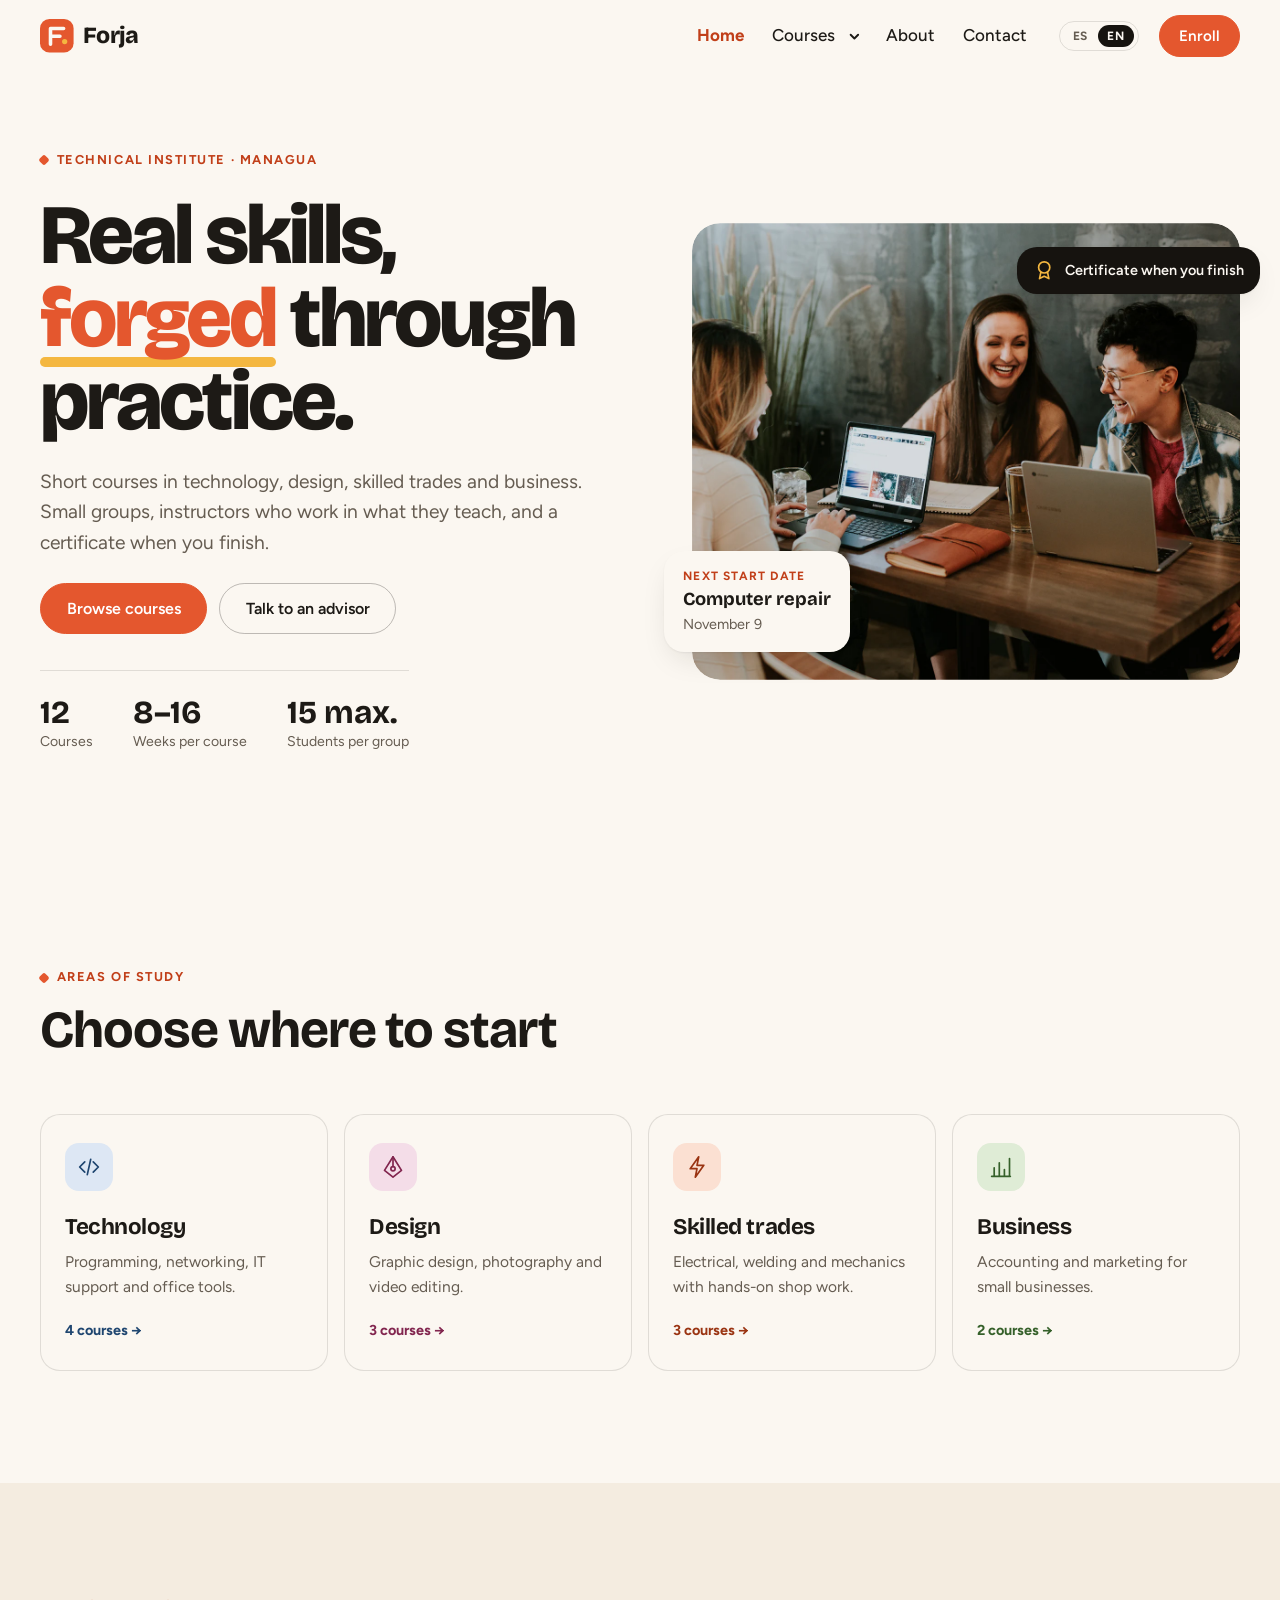
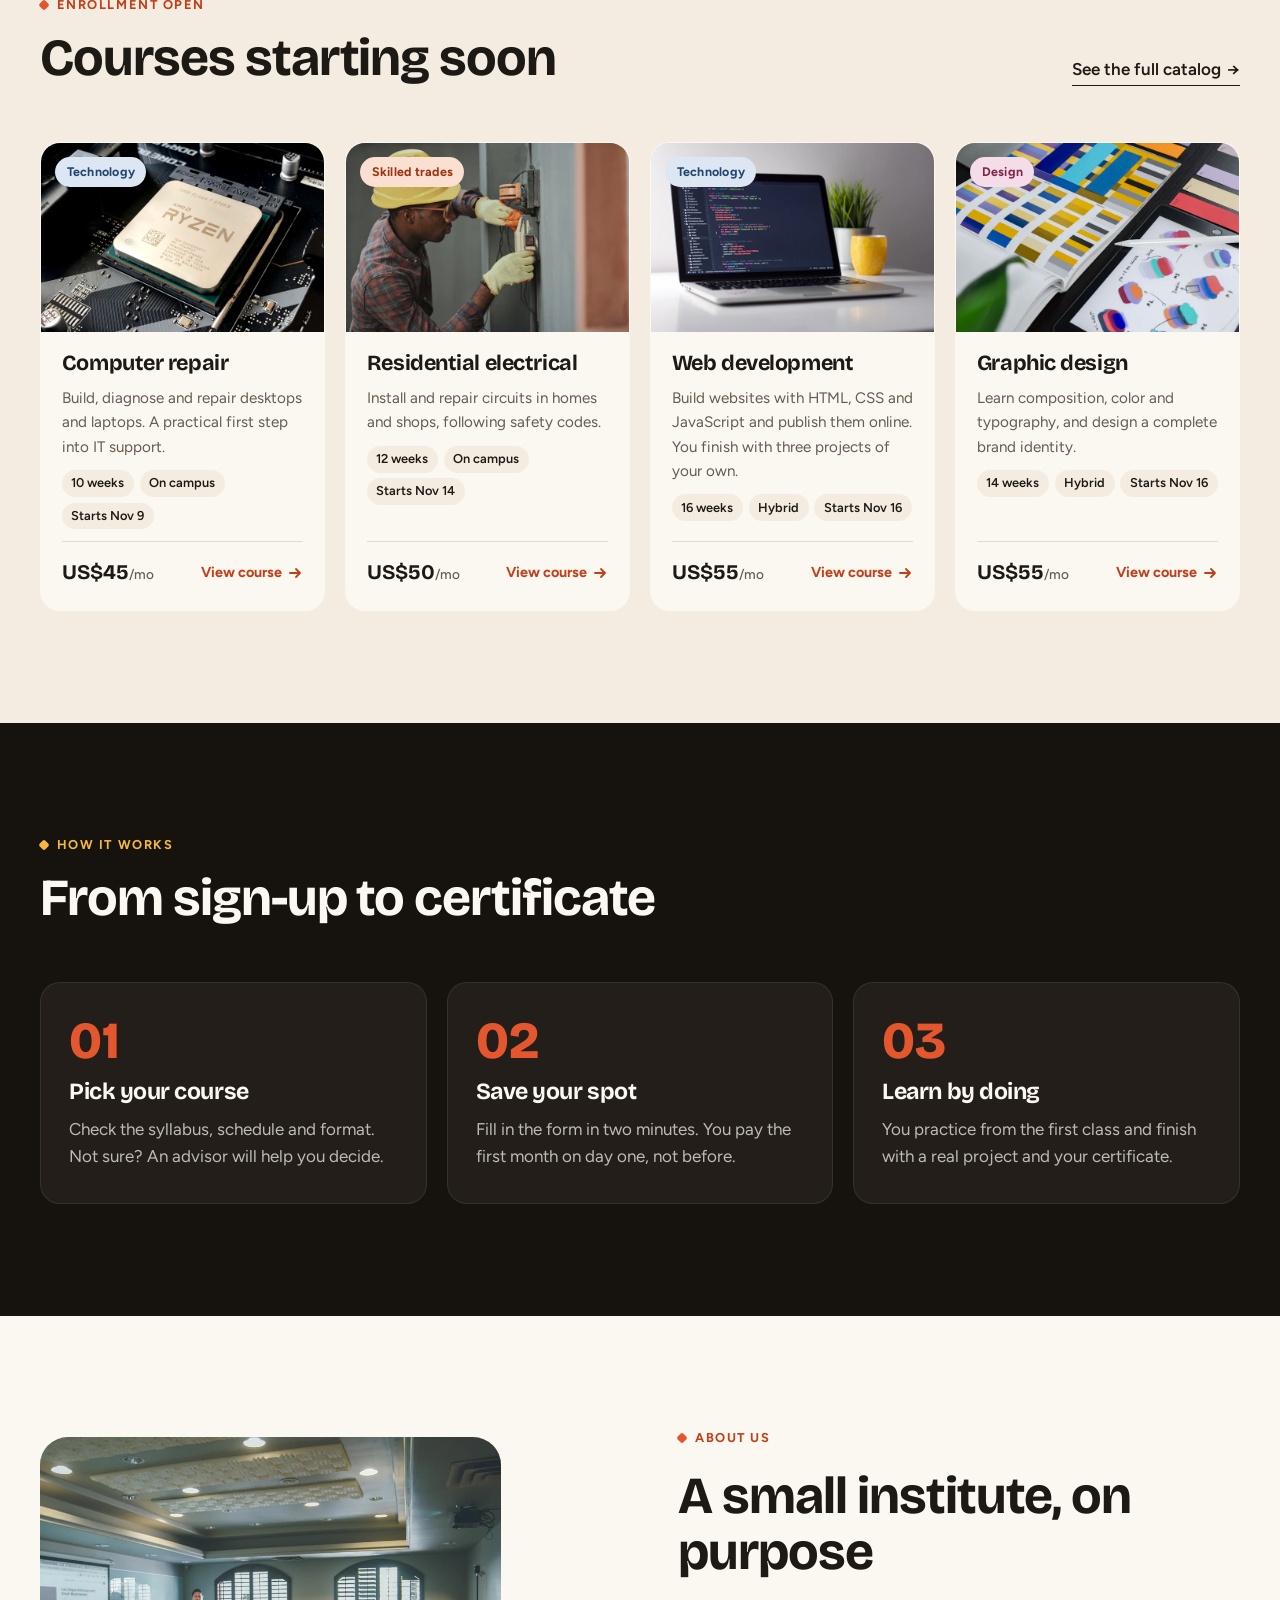
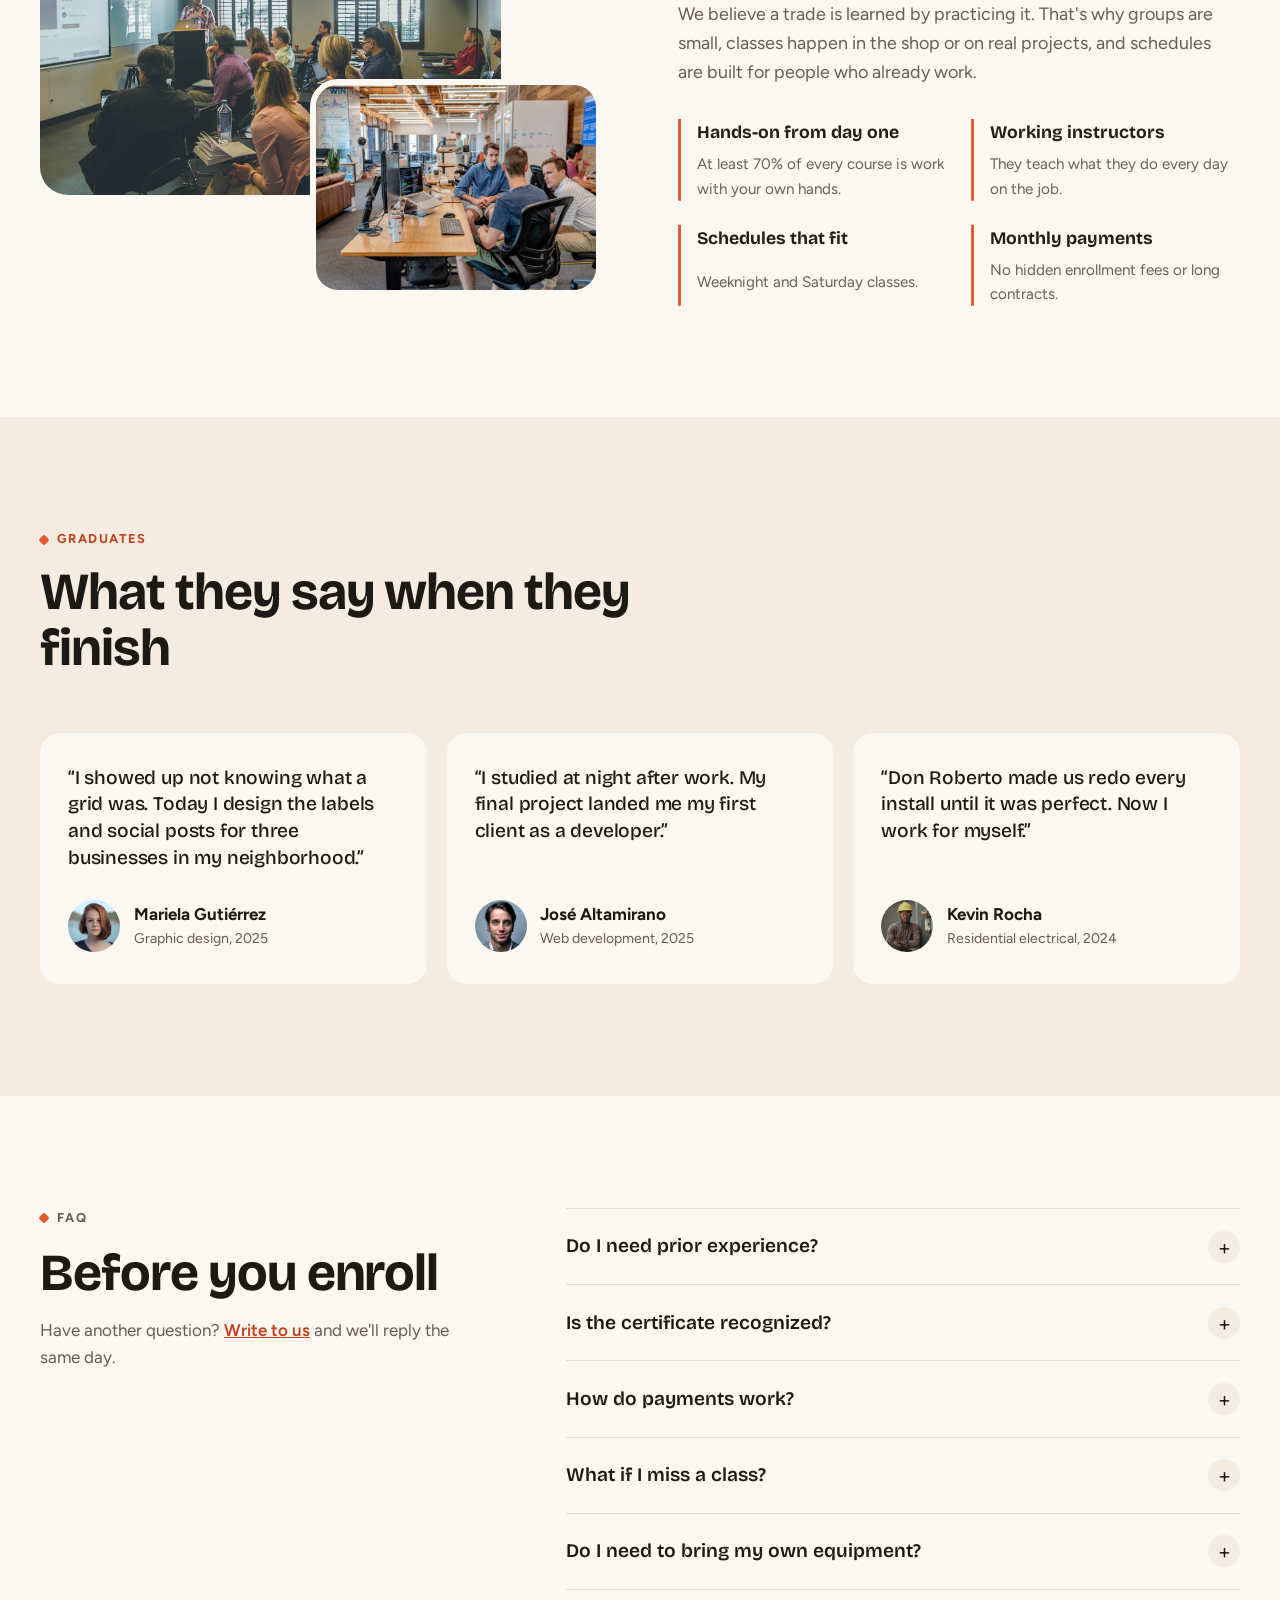
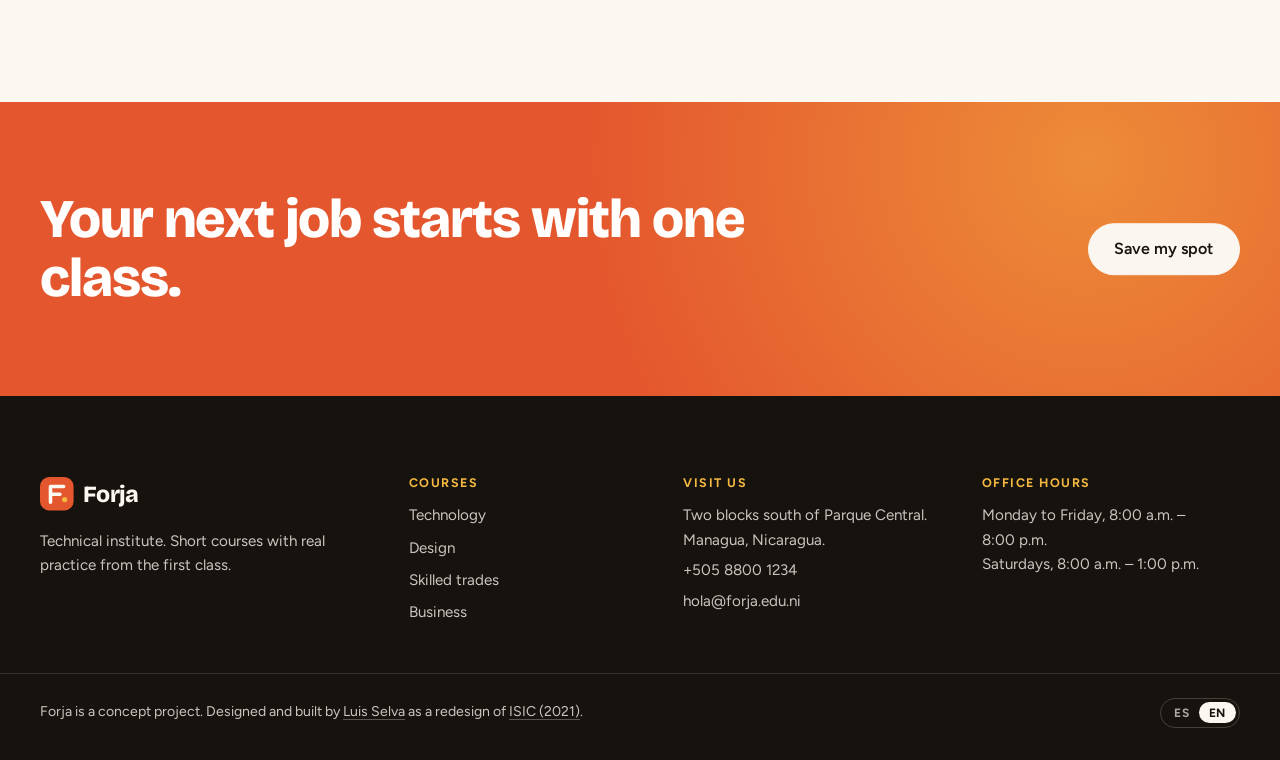
<file: forja/index.html>
<!DOCTYPE html>
<html lang="es">
  <head>
    <meta charset="UTF-8" />
    <meta name="viewport" content="width=device-width, initial-scale=1.0" />
    <meta
      name="description"
      content="Forja, instituto técnico en Managua. Cursos cortos de tecnología, diseño, oficios técnicos y administración con práctica desde la primera clase."
    />
    <meta name="theme-color" content="#16130f" />
    <title>Forja · Instituto técnico</title>
    <link rel="icon" href="img/favicon.svg" type="image/svg+xml" />
    <link rel="preconnect" href="https://fonts.googleapis.com" />
    <link rel="preconnect" href="https://fonts.gstatic.com" crossorigin />
    <link
      href="https://fonts.googleapis.com/css2?family=Bricolage+Grotesque:opsz,wght@12..96,500..800&family=Figtree:wght@400;500;600;700&display=swap"
      rel="stylesheet"
    />
    <link rel="stylesheet" href="css/forja.css" />
    <script>
      document.documentElement.classList.add("js", "js-motion");
      setTimeout(() => document.documentElement.classList.remove("js-motion"), 2500);
    </script>
    <script defer src="../js/vendor/gsap.min.js"></script>
    <script defer src="../js/vendor/ScrollTrigger.min.js"></script>
    <script type="module" src="js/app.js"></script>
  </head>
  <body data-page="home">
    <a class="skip" href="#contenido" data-i18n="skip">Saltar al contenido</a>

    <header class="site-header">
      <div class="site-header__inner">
        <a class="logo" href="./" aria-label="Forja, inicio" data-i18n-aria="logo.label">
          <svg class="logo__mark" viewBox="0 0 32 32" aria-hidden="true"><rect width="32" height="32" rx="9" /><path d="M10 24V9h12.5M10 16.5h9" /><circle cx="23.5" cy="21.5" r="2.5" /></svg>
          <span>Forja</span>
        </a>
        <nav class="nav" aria-label="Principal" data-i18n-aria="nav.label">
          <button class="nav__toggle" type="button" aria-expanded="false" aria-controls="nav-menu">
            <span class="nav__toggle-bars" aria-hidden="true"></span>
            <span data-i18n="nav.menu">Menú</span>
          </button>
          <div class="nav__menu" id="nav-menu">
            <ul class="nav__list">
              <li><a class="nav__link" href="./" aria-current="page" data-i18n="nav.home">Inicio</a></li>
              <li class="nav__courses">
                <a class="nav__link" href="cursos.html" data-i18n="nav.courses">Cursos</a>
                <button class="nav__disclosure" type="button" aria-expanded="false" aria-controls="areas-panel" aria-label="Ver áreas de cursos" data-i18n-aria="nav.areas">
                  <svg viewBox="0 0 12 12" aria-hidden="true"><path d="M2.5 4.5 6 8l3.5-3.5" /></svg>
                </button>
                <div class="areas-panel" id="areas-panel">
                  <ul>
                    <li><a href="cursos.html?area_equal=tecnologia"><strong data-i18n="area.tecnologia.name">Tecnología</strong><span data-i18n="area.tecnologia.blurb">Programación, redes, soporte y herramientas de oficina.</span></a></li>
                    <li><a href="cursos.html?area_equal=diseno"><strong data-i18n="area.diseno.name">Diseño</strong><span data-i18n="area.diseno.blurb">Diseño gráfico, fotografía y edición de video.</span></a></li>
                    <li><a href="cursos.html?area_equal=oficios"><strong data-i18n="area.oficios.name">Oficios técnicos</strong><span data-i18n="area.oficios.blurb">Electricidad, soldadura y mecánica con práctica en taller.</span></a></li>
                    <li><a href="cursos.html?area_equal=administracion"><strong data-i18n="area.administracion.name">Administración</strong><span data-i18n="area.administracion.blurb">Contabilidad y marketing para negocios pequeños.</span></a></li>
                  </ul>
                  <a class="areas-panel__all" href="cursos.html" data-i18n="nav.allCourses">Ver todos los cursos</a>
                </div>
              </li>
              <li><a class="nav__link" href="./#nosotros" data-i18n="nav.about">Nosotros</a></li>
              <li><a class="nav__link" href="contacto.html" data-i18n="nav.contact">Contacto</a></li>
            </ul>
            <div class="lang" role="group" aria-label="Idioma" data-i18n-aria="lang.label">
              <button class="lang__option" type="button" data-lang="es" aria-pressed="true">ES</button>
              <button class="lang__option" type="button" data-lang="en" aria-pressed="false">EN</button>
            </div>
            <a class="btn btn--ember nav__cta" href="contacto.html" data-i18n="nav.cta">Inscríbete</a>
          </div>
        </nav>
      </div>
    </header>

    <main id="contenido">
      <section class="hero">
        <div class="container hero__grid">
          <div class="hero__copy">
            <p class="eyebrow" data-load data-i18n="hero.eyebrow">Instituto técnico · Managua</p>
            <h1 class="hero__title" data-load data-i18n="hero.title">Habilidades reales, <em>forjadas</em> con práctica.</h1>
            <p class="hero__lead" data-load data-i18n="hero.lead">
              Cursos cortos de tecnología, diseño, oficios técnicos y administración. Grupos pequeños, instructores que trabajan en lo que enseñan y certificado al terminar.
            </p>
            <div class="hero__actions" data-load>
              <a class="btn btn--ember btn--lg" href="cursos.html" data-i18n="hero.cta">Ver cursos</a>
              <a class="btn btn--ghost btn--lg" href="contacto.html" data-i18n="hero.secondary">Hablar con un asesor</a>
            </div>
            <dl class="hero__stats" data-load>
              <div><dt data-i18n="stats.courses">Cursos</dt><dd data-count-courses>12</dd></div>
              <div><dt data-i18n="stats.weeks">Semanas por curso</dt><dd>8–16</dd></div>
              <div><dt data-i18n="stats.group">Alumnos por grupo</dt><dd data-i18n="stats.groupValue">15 máx.</dd></div>
            </dl>
          </div>
          <div class="hero__visual">
            <figure class="hero__photo" data-load-media>
              <img src="img/hero.webp" alt="Estudiantes trabajando juntos con sus laptops" data-i18n-alt="hero.photoAlt" width="1200" height="1000" fetchpriority="high" />
            </figure>
            <div class="float-card float-card--start" data-float>
              <span class="float-card__label" data-i18n="hero.nextStart">Próximo inicio</span>
              <strong data-next-start-title>Reparación de computadoras</strong>
              <span data-next-start-date>9 de noviembre</span>
            </div>
            <div class="float-card float-card--cert" data-float>
              <svg viewBox="0 0 24 24" aria-hidden="true"><path d="M12 15a6 6 0 1 0 0-12 6 6 0 0 0 0 12Z" /><path d="m8.5 13.8-1.5 7.2 5-2.5 5 2.5-1.5-7.2" /></svg>
              <span data-i18n="hero.cert">Certificado al terminar</span>
            </div>
          </div>
        </div>
      </section>

      <section class="section" aria-labelledby="areas-title">
        <div class="container">
          <div class="section__head" data-reveal>
            <p class="eyebrow" data-i18n="areas.eyebrow">Áreas de estudio</p>
            <h2 class="section__title" id="areas-title" data-i18n="areas.title">Elige por dónde empezar</h2>
          </div>
          <ul class="areas" data-reveal-group>
            <li class="area-card area-card--tecnologia" data-reveal>
              <svg class="area-card__icon" viewBox="0 0 32 32" aria-hidden="true"><path d="m11 10-6 6 6 6M21 10l6 6-6 6M18 7l-4 18" /></svg>
              <h3><a href="cursos.html?area_equal=tecnologia" data-i18n="area.tecnologia.name">Tecnología</a></h3>
              <p data-i18n="area.tecnologia.blurb">Programación, redes, soporte y herramientas de oficina.</p>
              <span class="area-card__count" data-area-count="tecnologia">4 cursos</span>
            </li>
            <li class="area-card area-card--diseno" data-reveal>
              <svg class="area-card__icon" viewBox="0 0 32 32" aria-hidden="true"><path d="M16 4 6 20l10 8 10-8L16 4Z" /><circle cx="16" cy="18" r="2.5" /><path d="M16 4v11.5" /></svg>
              <h3><a href="cursos.html?area_equal=diseno" data-i18n="area.diseno.name">Diseño</a></h3>
              <p data-i18n="area.diseno.blurb">Diseño gráfico, fotografía y edición de video.</p>
              <span class="area-card__count" data-area-count="diseno">3 cursos</span>
            </li>
            <li class="area-card area-card--oficios" data-reveal>
              <svg class="area-card__icon" viewBox="0 0 32 32" aria-hidden="true"><path d="M18 4 8 18h8l-2 10 10-14h-8l2-10Z" /></svg>
              <h3><a href="cursos.html?area_equal=oficios" data-i18n="area.oficios.name">Oficios técnicos</a></h3>
              <p data-i18n="area.oficios.blurb">Electricidad, soldadura y mecánica con práctica en taller.</p>
              <span class="area-card__count" data-area-count="oficios">3 cursos</span>
            </li>
            <li class="area-card area-card--administracion" data-reveal>
              <svg class="area-card__icon" viewBox="0 0 32 32" aria-hidden="true"><path d="M5 27h22M8 27V17M14 27V11M20 27v-8M26 27V6" /></svg>
              <h3><a href="cursos.html?area_equal=administracion" data-i18n="area.administracion.name">Administración</a></h3>
              <p data-i18n="area.administracion.blurb">Contabilidad y marketing para negocios pequeños.</p>
              <span class="area-card__count" data-area-count="administracion">2 cursos</span>
            </li>
          </ul>
        </div>
      </section>

      <section class="section section--tint" aria-labelledby="featured-title">
        <div class="container">
          <div class="section__head section__head--split" data-reveal>
            <div>
              <p class="eyebrow" data-i18n="featured.eyebrow">Inscripciones abiertas</p>
              <h2 class="section__title" id="featured-title" data-i18n="featured.title">Cursos que empiezan pronto</h2>
            </div>
            <a class="link-arrow" href="cursos.html" data-i18n="featured.all">Ver el catálogo completo</a>
          </div>
          <div class="course-grid" data-featured></div>
        </div>
      </section>

      <section class="section section--dark" aria-labelledby="steps-title">
        <div class="container">
          <div class="section__head" data-reveal>
            <p class="eyebrow eyebrow--light" data-i18n="steps.eyebrow">Cómo funciona</p>
            <h2 class="section__title" id="steps-title" data-i18n="steps.title">De la inscripción al certificado</h2>
          </div>
          <ol class="steps">
            <li class="step" data-reveal>
              <span class="step__num" aria-hidden="true">01</span>
              <h3 data-i18n="steps.1.title">Elige tu curso</h3>
              <p data-i18n="steps.1.text">Revisa el temario, el horario y la modalidad. Si dudas, un asesor te ayuda a decidir.</p>
            </li>
            <li class="step" data-reveal>
              <span class="step__num" aria-hidden="true">02</span>
              <h3 data-i18n="steps.2.title">Reserva tu cupo</h3>
              <p data-i18n="steps.2.text">Completa el formulario en dos minutos. Pagas la primera mensualidad al iniciar, no antes.</p>
            </li>
            <li class="step" data-reveal>
              <span class="step__num" aria-hidden="true">03</span>
              <h3 data-i18n="steps.3.title">Aprende haciendo</h3>
              <p data-i18n="steps.3.text">Practicas desde la primera clase y terminas con un proyecto real y tu certificado.</p>
            </li>
          </ol>
        </div>
      </section>

      <section class="section about" id="nosotros" aria-labelledby="about-title">
        <div class="container about__grid">
          <div class="about__media" data-reveal>
            <img class="about__img about__img--main" src="img/aula.webp" alt="Un aula llena de estudiantes atendiendo una clase" data-i18n-alt="about.photo1Alt" width="900" height="700" loading="lazy" />
            <img class="about__img about__img--side" src="img/taller.webp" alt="Estudiantes trabajando en computadoras en un espacio abierto" data-i18n-alt="about.photo2Alt" width="700" height="520" loading="lazy" />
          </div>
          <div class="about__copy">
            <p class="eyebrow" data-reveal data-i18n="about.eyebrow">Nosotros</p>
            <h2 class="section__title" id="about-title" data-reveal data-i18n="about.title">Un instituto pequeño a propósito</h2>
            <p class="about__lead" data-reveal data-i18n="about.lead">
              Creemos que un oficio se aprende practicándolo. Por eso los grupos son pequeños, las clases son en taller o con proyectos reales, y los horarios están pensados para quien ya trabaja.
            </p>
            <ul class="values" data-reveal>
              <li>
                <strong data-i18n="about.v1.title">Práctica desde el día uno</strong>
                <span data-i18n="about.v1.text">Al menos el 70 % de cada curso es trabajo con tus manos.</span>
              </li>
              <li>
                <strong data-i18n="about.v2.title">Instructores en activo</strong>
                <span data-i18n="about.v2.text">Enseñan lo que hacen todos los días en su trabajo.</span>
              </li>
              <li>
                <strong data-i18n="about.v3.title">Horarios que encajan</strong>
                <span data-i18n="about.v3.text">Clases entre semana por la noche y los sábados.</span>
              </li>
              <li>
                <strong data-i18n="about.v4.title">Pagos mensuales</strong>
                <span data-i18n="about.v4.text">Sin matrícula escondida ni contratos largos.</span>
              </li>
            </ul>
          </div>
        </div>
      </section>

      <section class="section section--tint" aria-labelledby="voices-title">
        <div class="container">
          <div class="section__head" data-reveal>
            <p class="eyebrow" data-i18n="voices.eyebrow">Egresados</p>
            <h2 class="section__title" id="voices-title" data-i18n="voices.title">Lo que cuentan al terminar</h2>
          </div>
          <ul class="voices">
            <li class="voice" data-reveal>
              <blockquote data-i18n="voices.1.quote">“Llegué sin saber qué era una retícula. Hoy diseño las etiquetas y las redes de tres negocios de mi barrio.”</blockquote>
              <div class="voice__who">
                <img src="img/personas/mariela.webp" alt="" width="320" height="320" loading="lazy" />
                <div><strong>Mariela Gutiérrez</strong><span data-i18n="voices.1.course">Diseño gráfico, 2025</span></div>
              </div>
            </li>
            <li class="voice" data-reveal>
              <blockquote data-i18n="voices.2.quote">“Estudiaba de noche después del trabajo. Con el proyecto final conseguí mi primer cliente como programador.”</blockquote>
              <div class="voice__who">
                <img src="img/personas/jose.webp" alt="" width="320" height="320" loading="lazy" />
                <div><strong>José Altamirano</strong><span data-i18n="voices.2.course">Programación web, 2025</span></div>
              </div>
            </li>
            <li class="voice" data-reveal>
              <blockquote data-i18n="voices.3.quote">“Don Roberto nos hizo repetir cada instalación hasta que saliera perfecta. Ahora trabajo por mi cuenta.”</blockquote>
              <div class="voice__who">
                <img src="img/personas/kevin.webp" alt="" width="320" height="320" loading="lazy" />
                <div><strong>Kevin Rocha</strong><span data-i18n="voices.3.course">Electricidad residencial, 2024</span></div>
              </div>
            </li>
          </ul>
        </div>
      </section>

      <section class="section" aria-labelledby="faq-title">
        <div class="container faq">
          <div class="faq__head" data-reveal>
            <p class="eyebrow" data-i18n="faq.eyebrow">Preguntas frecuentes</p>
            <h2 class="section__title" id="faq-title" data-i18n="faq.title">Antes de inscribirte</h2>
            <p data-i18n="faq.text">¿Tienes otra duda? <a href="contacto.html">Escríbenos</a> y te respondemos el mismo día.</p>
          </div>
          <div class="faq__list" data-reveal>
            <details>
              <summary data-i18n="faq.1.q">¿Necesito experiencia previa?</summary>
              <p data-i18n="faq.1.a">La mayoría de cursos empiezan desde cero. Los de nivel intermedio indican en su página qué conviene saber antes.</p>
            </details>
            <details>
              <summary data-i18n="faq.2.q">¿El certificado tiene validez?</summary>
              <p data-i18n="faq.2.a">Recibes un certificado de Forja con las horas del curso y el proyecto final que completaste, útil para tu currículum y para mostrar a clientes.</p>
            </details>
            <details>
              <summary data-i18n="faq.3.q">¿Cómo funcionan los pagos?</summary>
              <p data-i18n="faq.3.a">Pagas una mensualidad durante lo que dura el curso. La primera se paga el día de inicio y puedes hacerlo en efectivo, con tarjeta o por transferencia.</p>
            </details>
            <details>
              <summary data-i18n="faq.4.q">¿Qué pasa si falto a una clase?</summary>
              <p data-i18n="faq.4.a">Las clases en línea quedan grabadas y en los cursos presenciales puedes reponer la práctica en otro grupo esa misma semana.</p>
            </details>
            <details>
              <summary data-i18n="faq.5.q">¿Tengo que llevar mi propio equipo?</summary>
              <p data-i18n="faq.5.a">El instituto pone las herramientas y los materiales de taller. Cada curso indica si necesitas laptop u otro equipo personal.</p>
            </details>
          </div>
        </div>
      </section>

      <section class="cta-band" aria-labelledby="cta-title">
        <div class="container cta-band__inner" data-reveal>
          <h2 id="cta-title" data-i18n="cta.title">Tu próximo trabajo empieza con una clase.</h2>
          <a class="btn btn--light btn--lg" href="contacto.html" data-i18n="cta.button">Reservar mi cupo</a>
        </div>
      </section>
    </main>

    <footer class="site-footer">
      <div class="container site-footer__grid">
        <div class="site-footer__brand">
          <a class="logo logo--light" href="./" aria-label="Forja, inicio" data-i18n-aria="logo.label">
            <svg class="logo__mark" viewBox="0 0 32 32" aria-hidden="true"><rect width="32" height="32" rx="9" /><path d="M10 24V9h12.5M10 16.5h9" /><circle cx="23.5" cy="21.5" r="2.5" /></svg>
            <span>Forja</span>
          </a>
          <p data-i18n="footer.tagline">Instituto técnico. Cursos cortos con práctica real desde la primera clase.</p>
        </div>
        <nav aria-label="Cursos" data-i18n-aria="footer.coursesLabel">
          <h2 class="site-footer__title" data-i18n="nav.courses">Cursos</h2>
          <ul>
            <li><a href="cursos.html?area_equal=tecnologia" data-i18n="area.tecnologia.name">Tecnología</a></li>
            <li><a href="cursos.html?area_equal=diseno" data-i18n="area.diseno.name">Diseño</a></li>
            <li><a href="cursos.html?area_equal=oficios" data-i18n="area.oficios.name">Oficios técnicos</a></li>
            <li><a href="cursos.html?area_equal=administracion" data-i18n="area.administracion.name">Administración</a></li>
          </ul>
        </nav>
        <div>
          <h2 class="site-footer__title" data-i18n="footer.visit">Visítanos</h2>
          <address>
            <span data-i18n="contact.address">Del Parque Central, 2 cuadras al sur. Managua, Nicaragua.</span>
            <span>+505 8800 1234</span>
            <span>hola@forja.edu.ni</span>
          </address>
        </div>
        <div>
          <h2 class="site-footer__title" data-i18n="footer.hours">Atención</h2>
          <p data-i18n="contact.hours">Lunes a viernes, 8:00&nbsp;a.&nbsp;m. – 8:00&nbsp;p.&nbsp;m.<br />Sábados, 8:00&nbsp;a.&nbsp;m. – 1:00&nbsp;p.&nbsp;m.</p>
        </div>
      </div>
      <div class="container site-footer__bottom">
        <p data-i18n="footer.concept">
          Forja es un proyecto conceptual. Diseñado y desarrollado por <a href="../">Luis Selva</a> como rediseño de <a href="https://luis08201.github.io/isic-version2021/">ISIC (2021)</a>.
        </p>
        <div class="lang lang--footer" role="group" aria-label="Idioma" data-i18n-aria="lang.label">
          <button class="lang__option" type="button" data-lang="es" aria-pressed="true">ES</button>
          <button class="lang__option" type="button" data-lang="en" aria-pressed="false">EN</button>
        </div>
      </div>
    </footer>
  </body>
</html>
</file>
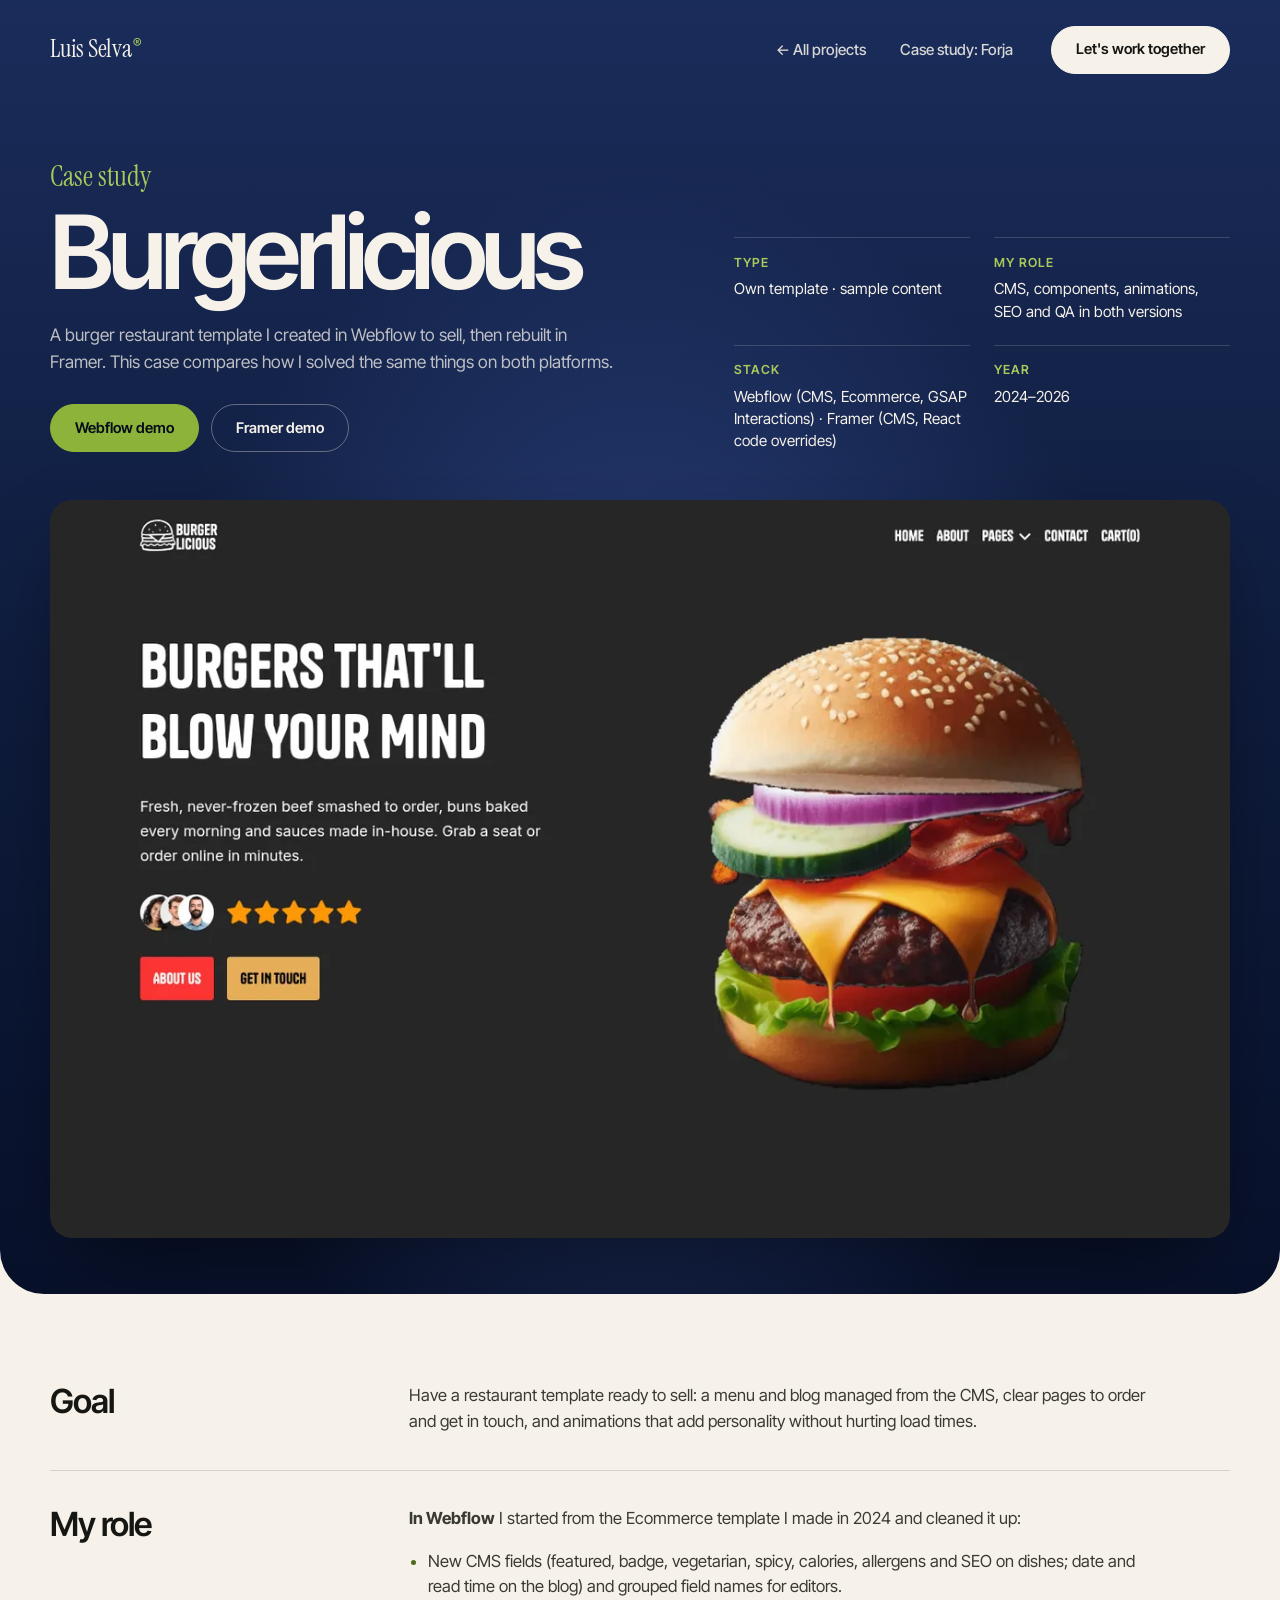
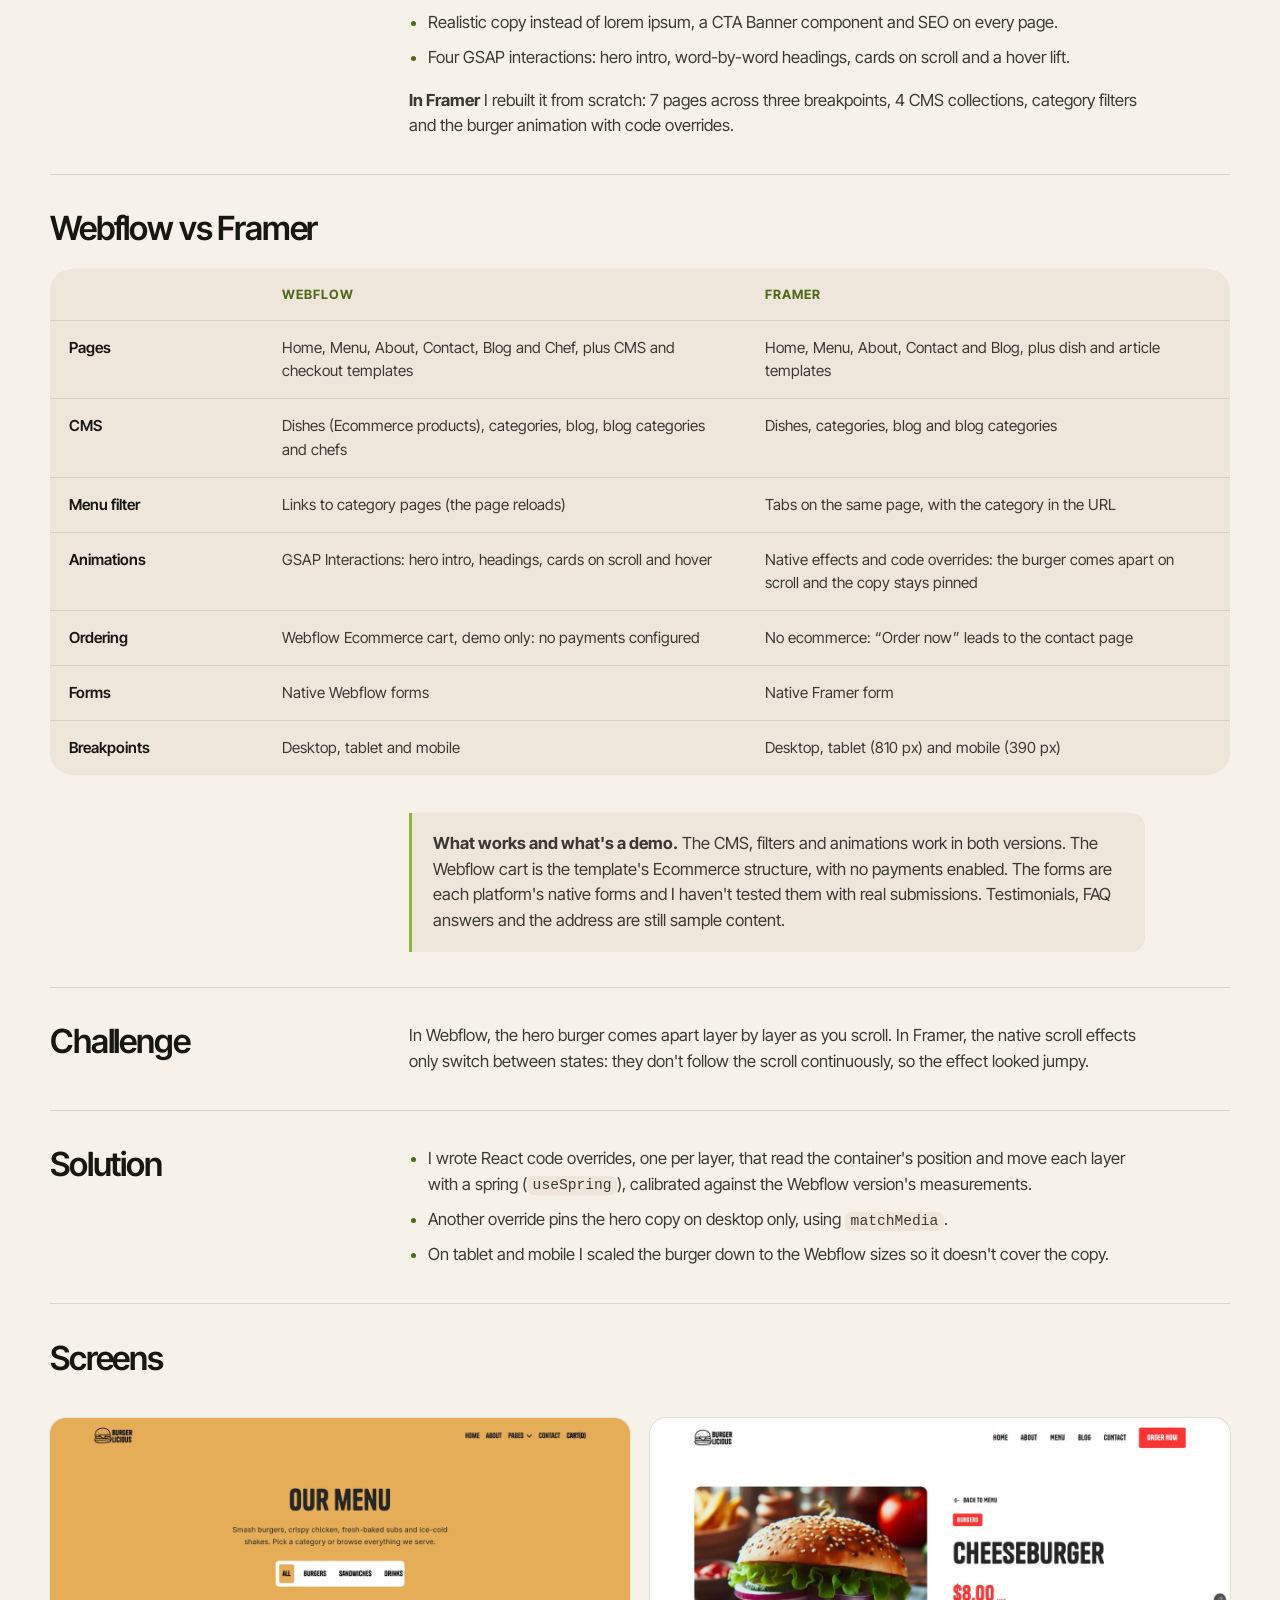
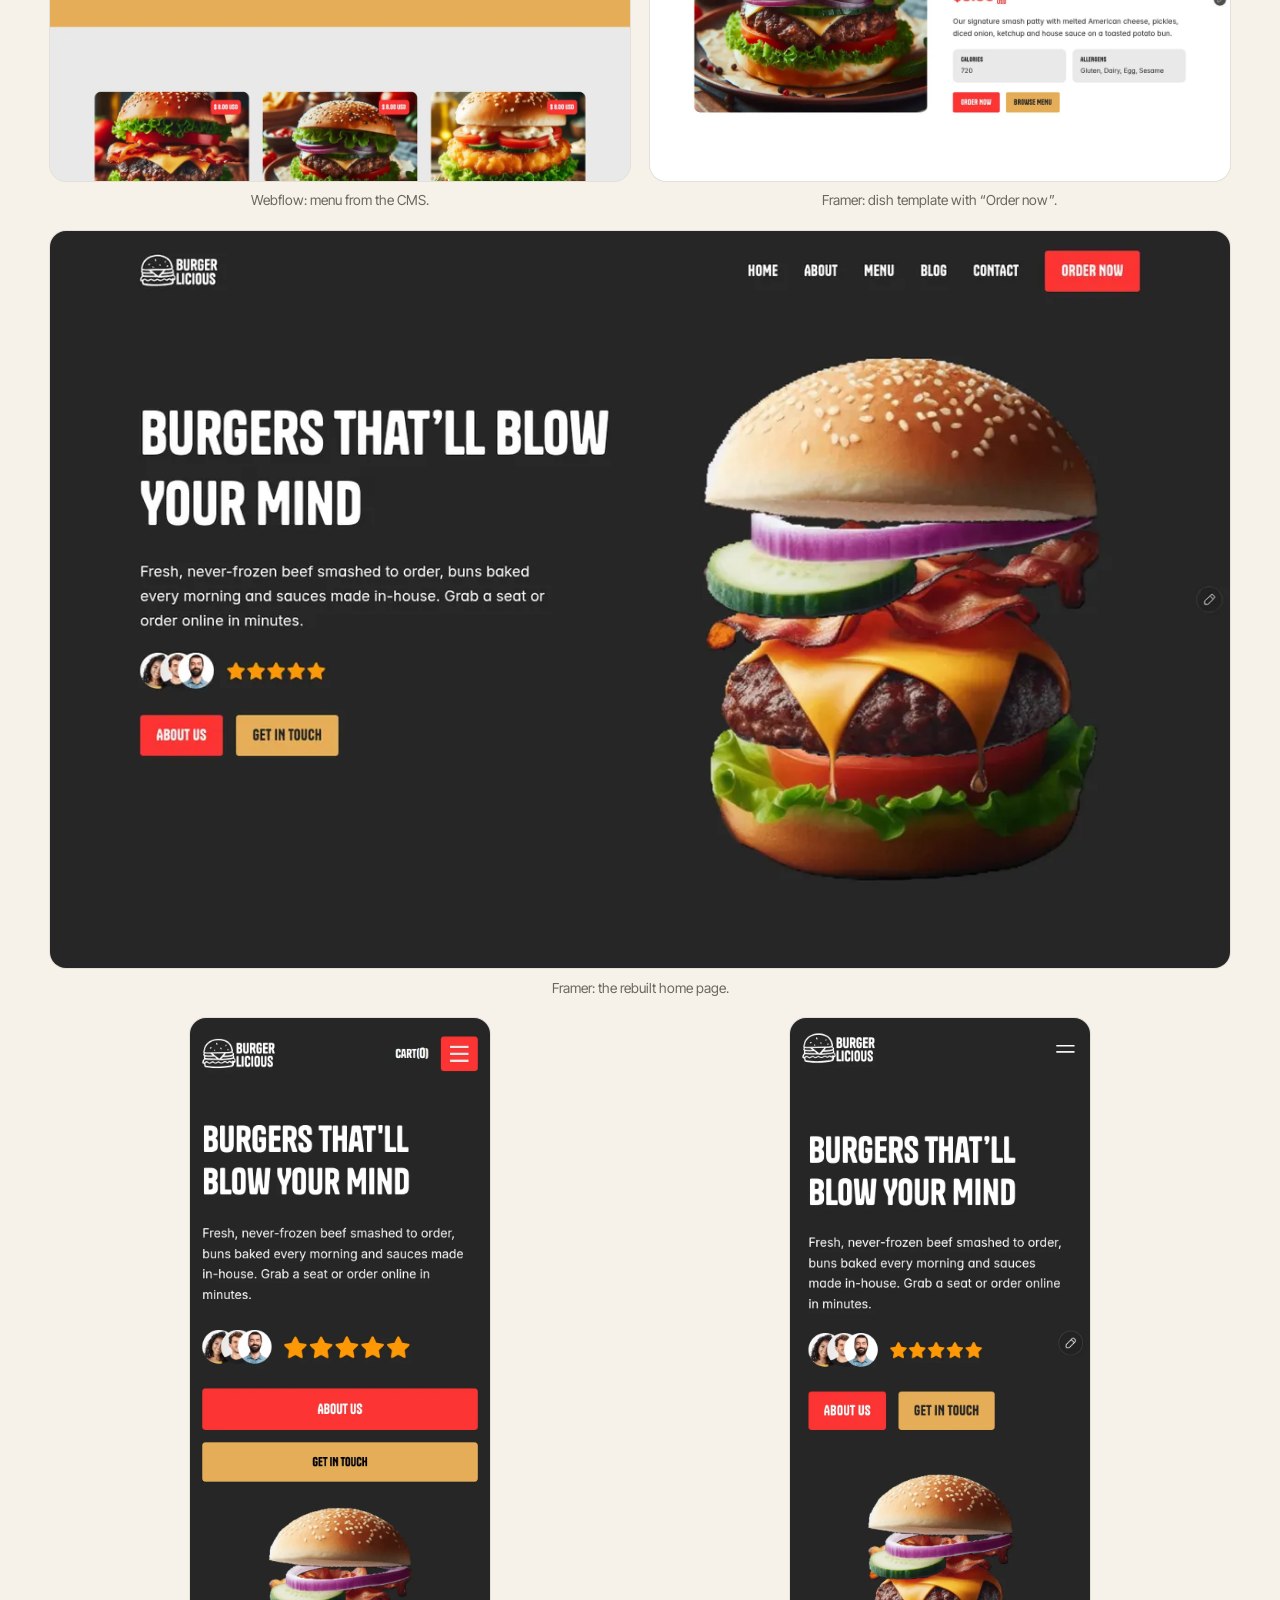
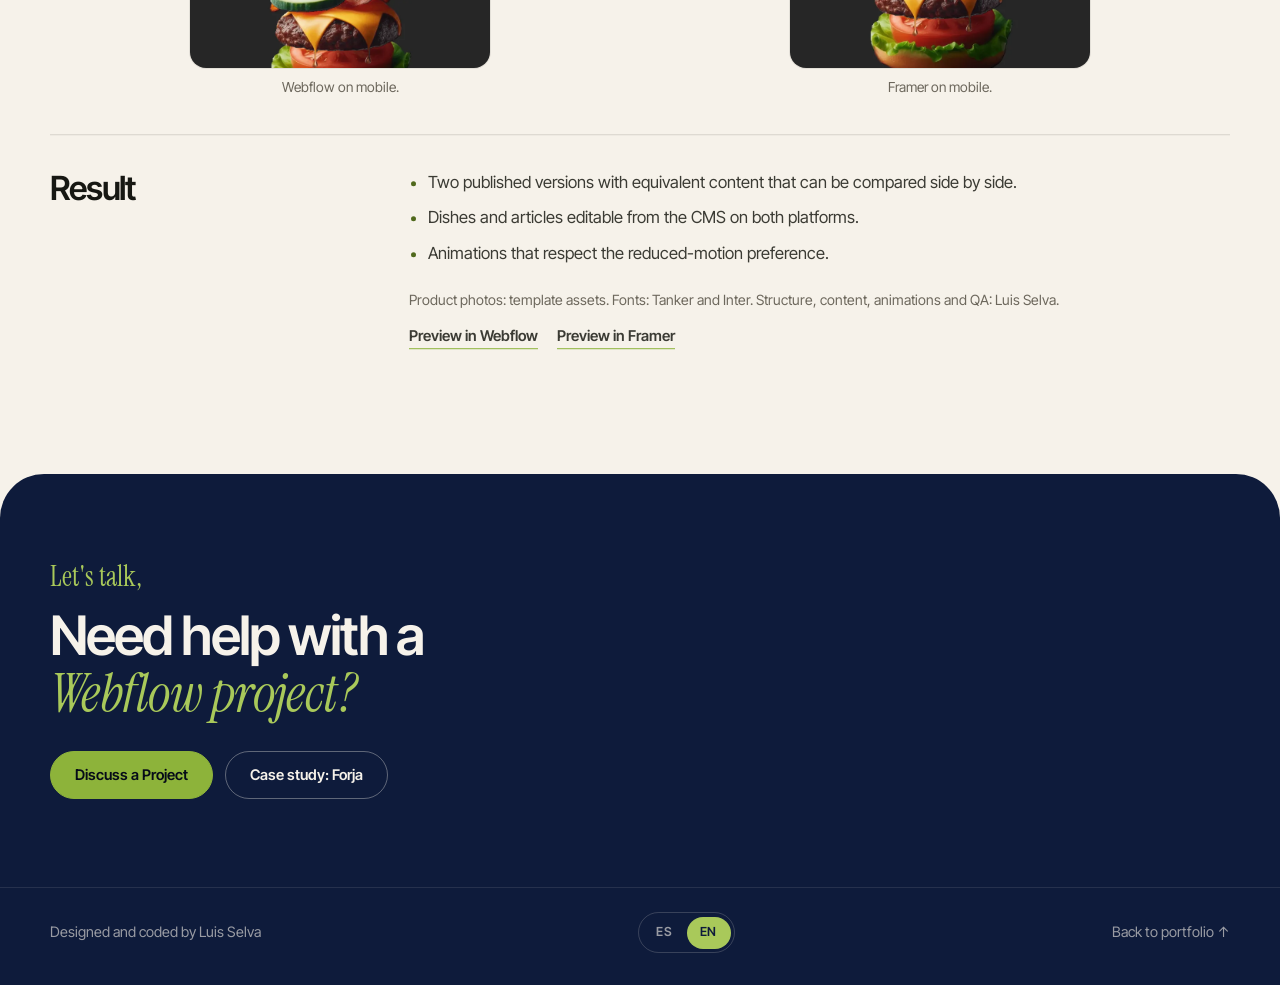
<file: case-studies/burgerlicious/index.html>
<!DOCTYPE html>
<html lang="es">
  <head>
    <meta charset="UTF-8" />
    <meta name="viewport" content="width=device-width, initial-scale=1.0" />
    <meta
      name="description"
      content="Caso de estudio de Burgerlicious: la misma plantilla de restaurante en Webflow y en Framer, con CMS, animaciones con GSAP y code overrides en React."
    />
    <meta name="theme-color" content="#0e1b3b" />
    <title>Burgerlicious: Webflow vs Framer | Caso de estudio | Luis Selva</title>
    <link rel="canonical" href="https://luis08201.github.io/new-portfolio/case-studies/burgerlicious/" />
    <meta property="og:type" content="article" />
    <meta property="og:title" content="Burgerlicious case study: Webflow vs Framer | Luis Selva" />
    <meta property="og:description" content="The same restaurant template built in Webflow and in Framer: CMS, GSAP interactions and React code overrides." />
    <meta property="og:image" content="https://luis08201.github.io/new-portfolio/img/casos/burger-wf-d.webp" />
    <meta property="og:url" content="https://luis08201.github.io/new-portfolio/case-studies/burgerlicious/" />
    <meta name="twitter:card" content="summary_large_image" />
    <link rel="icon" href="../../favicon.svg" type="image/svg+xml" />
    <link rel="preconnect" href="https://fonts.googleapis.com" />
    <link rel="preconnect" href="https://fonts.gstatic.com" crossorigin />
    <link
      href="https://fonts.googleapis.com/css2?family=Instrument+Serif:ital@0;1&family=Inter+Tight:wght@400;500;600;700&display=swap"
      rel="stylesheet"
    />
    <link rel="stylesheet" href="../../css/style.css?v=20261030b" />
    <script defer src="../../js/vendor/gsap.min.js"></script>
    <script defer src="../../js/vendor/ScrollTrigger.min.js"></script>
    <script type="module" src="../../js/case.js"></script>
  </head>
  <body data-case="burgerlicious">
    <a class="skip" href="#contenido" data-i18n="skip">Saltar al contenido</a>

    <div class="page">
      <header class="hero case-hero">
        <nav class="topbar" aria-label="Principal" data-i18n-aria="nav.label">
          <a class="brand" href="../../">Luis Selva<sup>®</sup></a>
          <ul class="topbar__links">
            <li><a href="../../#trabajo" data-i18n="case.back">← Todos los proyectos</a></li>
            <li><a href="../forja/" data-i18n="case.next.forja">Caso: Forja</a></li>
          </ul>
          <a class="pill pill--light" href="../../#contacto">
            <span data-i18n="nav.cta">Trabajemos juntos</span>
          </a>
        </nav>

        <main id="contenido" class="case-hero__body">
          <div class="case-hero__copy">
            <p class="script" data-i18n="case.script" data-load>Caso de estudio</p>
            <h1 data-load>Burgerlicious</h1>
            <p class="case-hero__lead" data-i18n="burger.lead" data-load>
              Plantilla para hamburgueserías que creé en Webflow pensando en venderla y que después reconstruí en
              Framer. Este caso compara cómo resolví lo mismo en las dos plataformas.
            </p>
            <p class="case-hero__links" data-load>
              <a class="pill pill--green" href="https://burgerlicious.webflow.io/" target="_blank" rel="noopener"><span data-i18n="burger.demoWf">Demo en Webflow</span></a>
              <a class="pill pill--outline-light" href="https://hilarious-brand-871051.framer.app/" target="_blank" rel="noopener"><span data-i18n="burger.demoFr">Demo en Framer</span></a>
            </p>
          </div>
          <dl class="case-meta" data-load>
            <div><dt data-i18n="case.type">Tipo</dt><dd data-i18n="burger.type">Plantilla propia · contenido de ejemplo</dd></div>
            <div><dt data-i18n="case.role">Mi rol</dt><dd data-i18n="burger.role">CMS, componentes, animaciones, SEO y QA en las dos versiones</dd></div>
            <div><dt data-i18n="case.stack">Stack</dt><dd data-i18n="burger.stack">Webflow (CMS, Ecommerce, Interactions con GSAP) · Framer (CMS, code overrides en React)</dd></div>
            <div><dt data-i18n="case.year">Año</dt><dd>2024–2026</dd></div>
          </dl>
        </main>

        <figure class="case-cover" data-load>
          <img src="../../img/casos/burger-wf-d.webp" alt="Página de inicio de Burgerlicious en Webflow" data-i18n-alt="burger.coverAlt" width="1280" height="800" fetchpriority="high" />
        </figure>
      </header>

      <article class="case">
        <section class="case-section" data-reveal>
          <h2 data-i18n="case.goal">Objetivo</h2>
          <div class="case-prose" data-i18n="burger.goal">
            <p>Tener una plantilla de restaurante lista para vender: menú y blog administrados desde el CMS, páginas claras para pedir y contactar, y animaciones que den personalidad sin afectar la carga.</p>
          </div>
        </section>

        <section class="case-section" data-reveal>
          <h2 data-i18n="case.myRole">Mi rol</h2>
          <div class="case-prose" data-i18n="burger.roleText">
            <p><strong>En Webflow</strong> partí de la plantilla Ecommerce que hice en 2024 y la ordené:</p>
            <ul>
              <li>Campos nuevos en el CMS (destacado, etiqueta, vegetariano, picante, calorías, alérgenos y SEO en los platillos; fecha y tiempo de lectura en el blog) y nombres de campos agrupados para el editor.</li>
              <li>Contenido realista en lugar de lorem ipsum, componente CTA Banner y SEO en cada página.</li>
              <li>Cuatro interacciones con GSAP: intro del hero, títulos palabra por palabra, tarjetas al hacer scroll y elevación en hover.</li>
            </ul>
            <p><strong>En Framer</strong> la reconstruí completa: 7 páginas en tres breakpoints, 4 colecciones CMS, filtros por categoría y la animación de la hamburguesa con code overrides.</p>
          </div>
        </section>

        <section class="case-section case-section--wide" id="comparacion" data-reveal>
          <h2 data-i18n="burger.compareTitle">Webflow vs Framer</h2>
          <div class="compare-wrap">
            <table class="compare">
              <thead>
                <tr>
                  <th scope="col"><span class="visually-hidden" data-i18n="burger.feature">Función</span></th>
                  <th scope="col">Webflow</th>
                  <th scope="col">Framer</th>
                </tr>
              </thead>
              <tbody data-i18n="burger.compare">
                <tr><th scope="row">Páginas</th><td>Home, Menu, About, Contact, Blog y Chef, más plantillas CMS y checkout</td><td>Home, Menu, About, Contact y Blog, más plantillas de platillo y de artículo</td></tr>
                <tr><th scope="row">CMS</th><td>Platillos (productos de Ecommerce), categorías, blog, categorías del blog y chefs</td><td>Platillos, categorías, blog y categorías del blog</td></tr>
                <tr><th scope="row">Filtro del menú</th><td>Enlaces a páginas de categoría (recargan la página)</td><td>Pestañas en la misma página, con la categoría en la URL</td></tr>
                <tr><th scope="row">Animaciones</th><td>Interactions con GSAP: intro del hero, títulos, tarjetas al hacer scroll y hover</td><td>Efectos nativos y code overrides: la hamburguesa se desarma con el scroll y el texto queda fijo</td></tr>
                <tr><th scope="row">Pedidos</th><td>Carrito de Webflow Ecommerce, demostrativo: no hay pagos configurados</td><td>Sin ecommerce: «Order now» lleva a la página de contacto</td></tr>
                <tr><th scope="row">Formularios</th><td>Formularios nativos de Webflow</td><td>Formulario nativo de Framer</td></tr>
                <tr><th scope="row">Breakpoints</th><td>Escritorio, tablet y móvil</td><td>Escritorio, tablet (810 px) y móvil (390 px)</td></tr>
              </tbody>
            </table>
          </div>
          <div class="case-prose case-note" data-i18n="burger.demoNote">
            <p><strong>Qué es funcional y qué es demo.</strong> El CMS, los filtros y las animaciones funcionan en las dos versiones. El carrito de Webflow es la estructura de Ecommerce de la plantilla, sin pagos activos. Los formularios son los nativos de cada plataforma y no los probé con envíos reales. Los testimonios, las respuestas del FAQ y la dirección siguen siendo contenido de ejemplo.</p>
          </div>
        </section>

        <section class="case-section" data-reveal>
          <h2 data-i18n="case.challenge">Desafío</h2>
          <div class="case-prose" data-i18n="burger.challenge">
            <p>En Webflow, la hamburguesa del hero se desarma capa por capa mientras haces scroll. En Framer, los efectos de scroll nativos solo cambian entre estados: no siguen el scroll de forma continua, así que el efecto se veía a saltos.</p>
          </div>
        </section>

        <section class="case-section" data-reveal>
          <h2 data-i18n="case.solution">Solución</h2>
          <div class="case-prose" data-i18n="burger.solution">
            <ul>
              <li>Escribí code overrides en React, uno por capa, que leen la posición del contenedor y mueven cada capa con un resorte (<code>useSpring</code>), calibrado con las medidas de la versión de Webflow.</li>
              <li>Otro override deja fijo el texto del hero solo en escritorio, con <code>matchMedia</code>.</li>
              <li>En tablet y móvil reduje la hamburguesa a los tamaños de Webflow para que no tape el texto.</li>
            </ul>
          </div>
        </section>

        <section class="case-section case-section--wide" data-reveal>
          <h2 data-i18n="case.screens">Capturas</h2>
          <div class="case-gallery">
            <figure class="case-shot case-shot--desktop">
              <img src="../../img/casos/burger-wf-menu-d.webp" alt="Página de menú de Burgerlicious en Webflow" data-i18n-alt="burger.alt.wfMenu" width="1280" height="800" loading="lazy" />
              <figcaption data-i18n="burger.cap.wfMenu">Webflow: menú desde el CMS.</figcaption>
            </figure>
            <figure class="case-shot case-shot--desktop">
              <img src="../../img/casos/burger-fr-item-d.webp" alt="Página de un platillo en la versión de Framer" data-i18n-alt="burger.alt.frItem" width="1280" height="800" loading="lazy" />
              <figcaption data-i18n="burger.cap.frItem">Framer: plantilla de platillo con «Order now».</figcaption>
            </figure>
            <figure class="case-shot case-shot--desktop">
              <img src="../../img/casos/burger-fr-d.webp" alt="Inicio de Burgerlicious en Framer" data-i18n-alt="burger.alt.frHome" width="1280" height="800" loading="lazy" />
              <figcaption data-i18n="burger.cap.frHome">Framer: inicio reconstruido.</figcaption>
            </figure>
            <figure class="case-shot case-shot--mobile">
              <img src="../../img/casos/burger-wf-m.webp" alt="Inicio de la versión de Webflow en móvil" data-i18n-alt="burger.alt.wfM" width="780" height="1688" loading="lazy" />
              <figcaption data-i18n="burger.cap.wfM">Webflow en móvil.</figcaption>
            </figure>
            <figure class="case-shot case-shot--mobile">
              <img src="../../img/casos/burger-fr-m.webp" alt="Inicio de la versión de Framer en móvil" data-i18n-alt="burger.alt.frM" width="780" height="1688" loading="lazy" />
              <figcaption data-i18n="burger.cap.frM">Framer en móvil.</figcaption>
            </figure>
          </div>
        </section>

        <section class="case-section" data-reveal>
          <h2 data-i18n="case.result">Resultado</h2>
          <div class="case-prose" data-i18n="burger.result">
            <ul>
              <li>Dos versiones publicadas con contenido equivalente, que se pueden comparar lado a lado.</li>
              <li>Platillos y artículos editables desde el CMS en las dos plataformas.</li>
              <li>Animaciones que respetan la preferencia de movimiento reducido.</li>
            </ul>
            <p class="case-credits">Fotos de producto: recursos de la plantilla. Fuentes: Tanker e Inter. Estructura, contenido, animaciones y QA: Luis Selva.</p>
            <p class="case-links">
              <a href="https://preview.webflow.com/preview/burgerlicious?utm_medium=preview_link&amp;utm_source=designer&amp;utm_content=burgerlicious&amp;preview=13c2b8aefe0be28419e0fbde25394973&amp;locale=en&amp;workflow=preview" target="_blank" rel="noopener" data-i18n="link.webflow">Ver en Webflow</a>
              <a href="https://framer.com/projects/Burgerlicious--Z3IbG6fEh3c73QAXGYFD-8Tz8F" target="_blank" rel="noopener" data-i18n="link.framer">Ver en Framer</a>
            </p>
          </div>
        </section>
      </article>

      <section class="case-cta" aria-labelledby="case-cta-title">
        <p class="script" data-i18n="contact.script">Hablemos,</p>
        <h2 id="case-cta-title" data-i18n="contact.title">¿Necesitas ayuda con un proyecto <em>Webflow?</em></h2>
        <p class="case-cta__links">
          <a class="pill pill--green" href="../../#contacto"><span data-i18n="contact.cta">Hablemos de tu proyecto</span></a>
          <a class="pill pill--outline-light" href="../forja/"><span data-i18n="case.next.forja">Caso: Forja</span></a>
        </p>
      </section>

      <footer class="footer">
        <p data-i18n="footer.credit">Diseñado y codificado por Luis Selva</p>
        <div class="lang" role="group" aria-label="Idioma" data-i18n-aria="lang.label">
          <button type="button" class="lang__option" data-lang="es" lang="es" aria-pressed="true" aria-label="ES · Español">ES</button>
          <button type="button" class="lang__option" data-lang="en" lang="en" aria-pressed="false" aria-label="EN · English">EN</button>
        </div>
        <a href="../../" data-i18n="case.home">Volver al portafolio ↑</a>
      </footer>
    </div>
  </body>
</html>
</file>
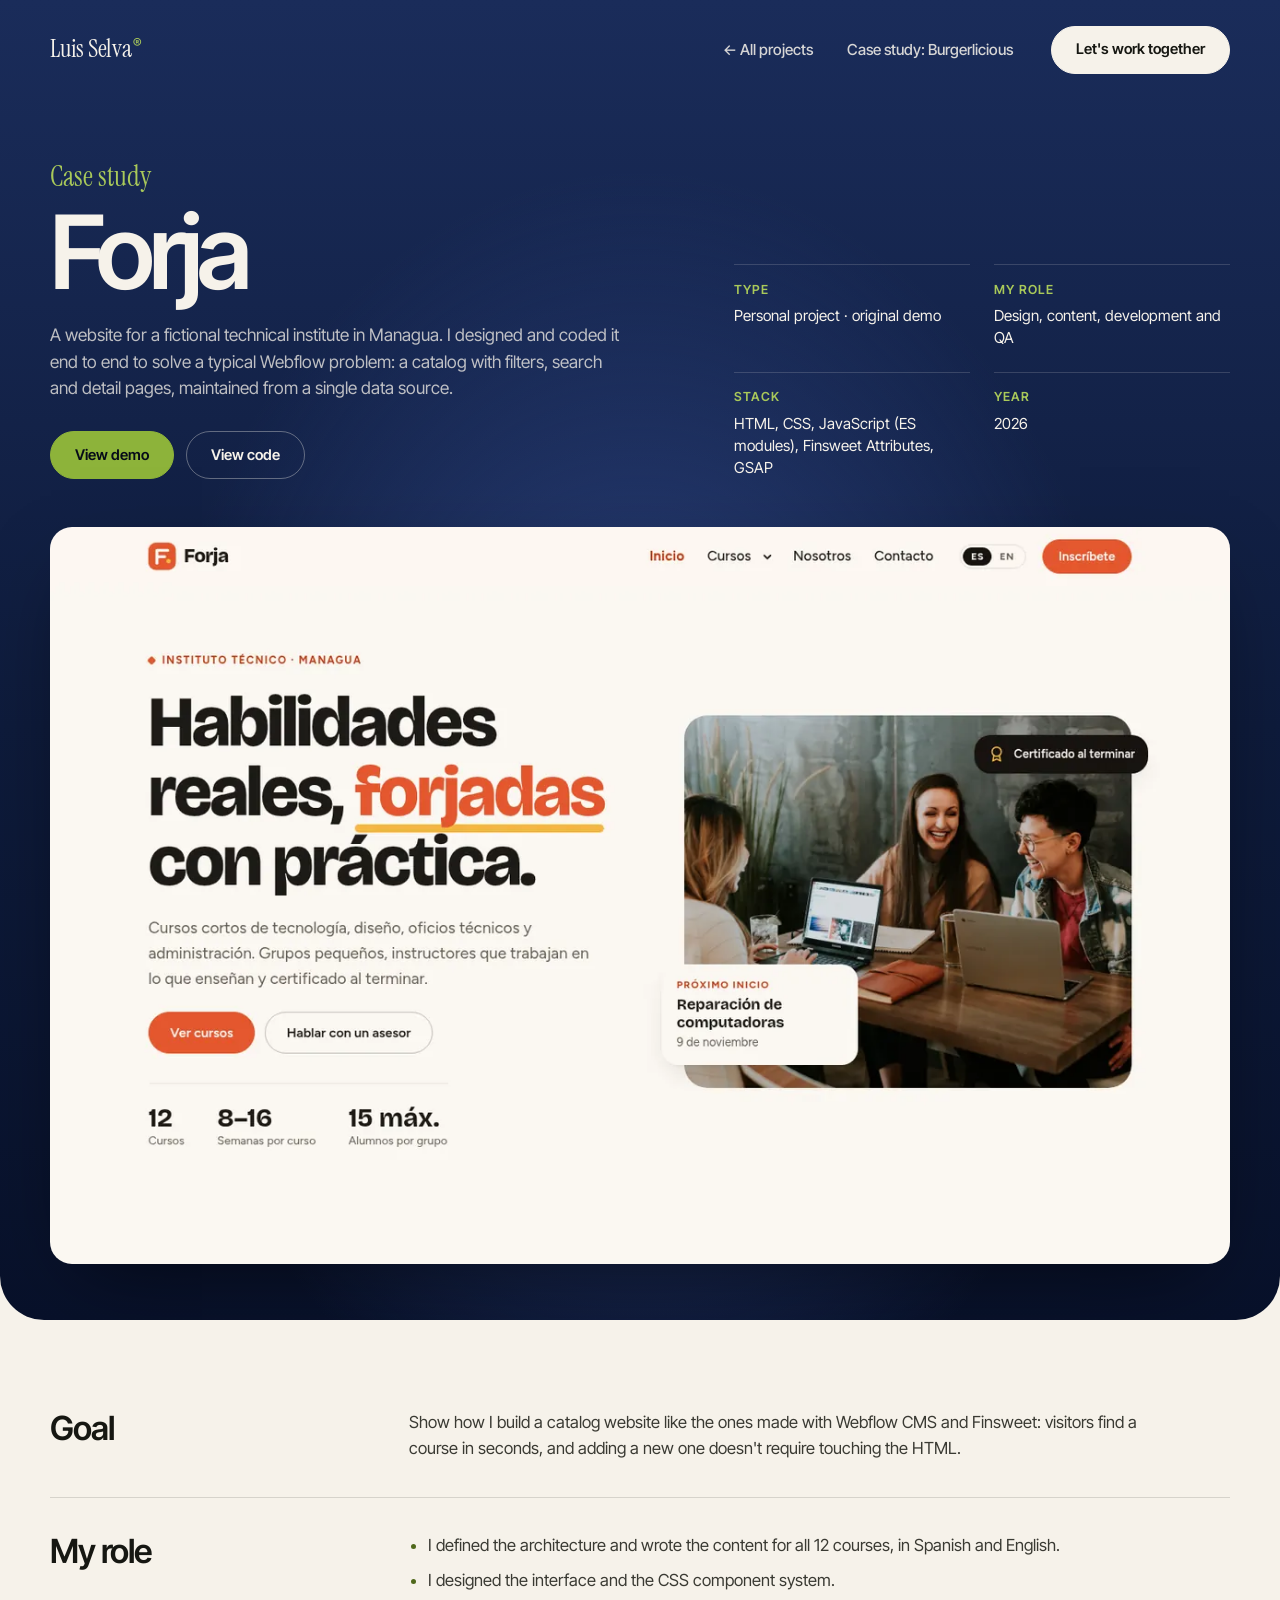
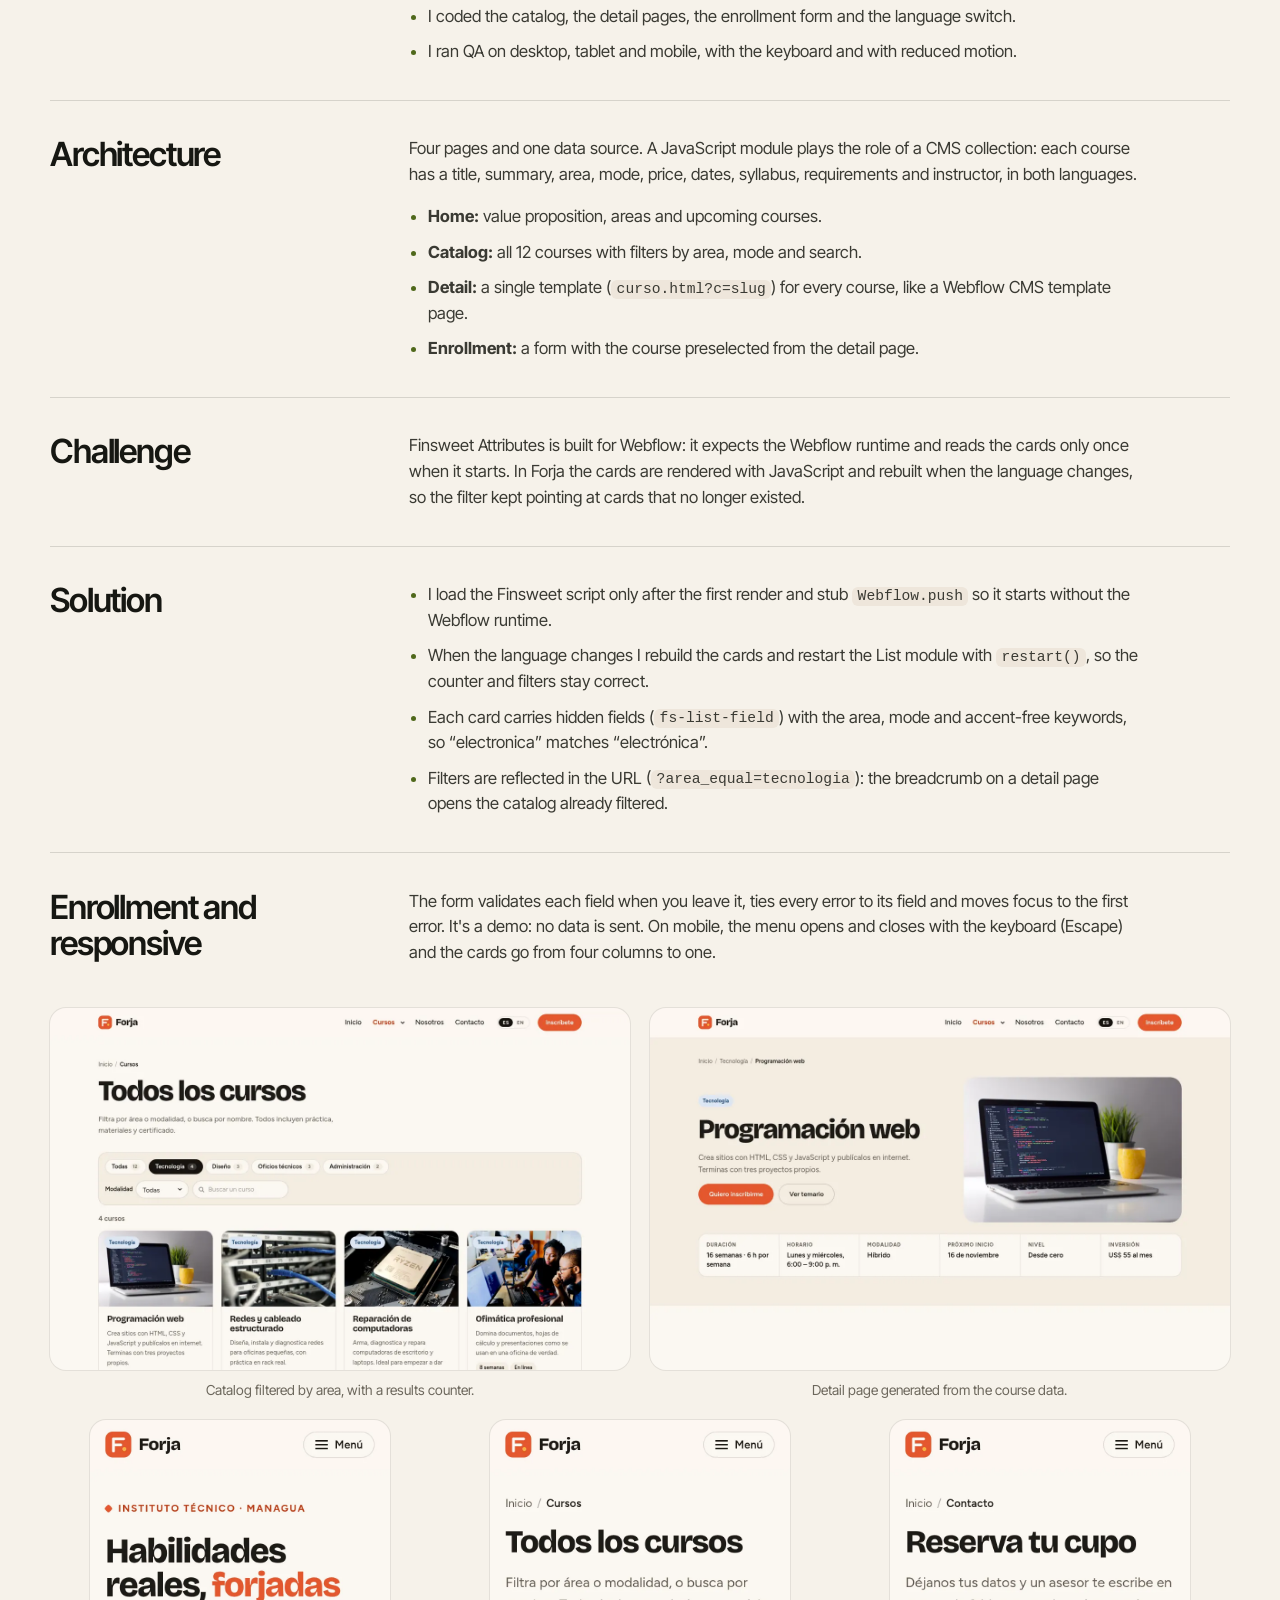
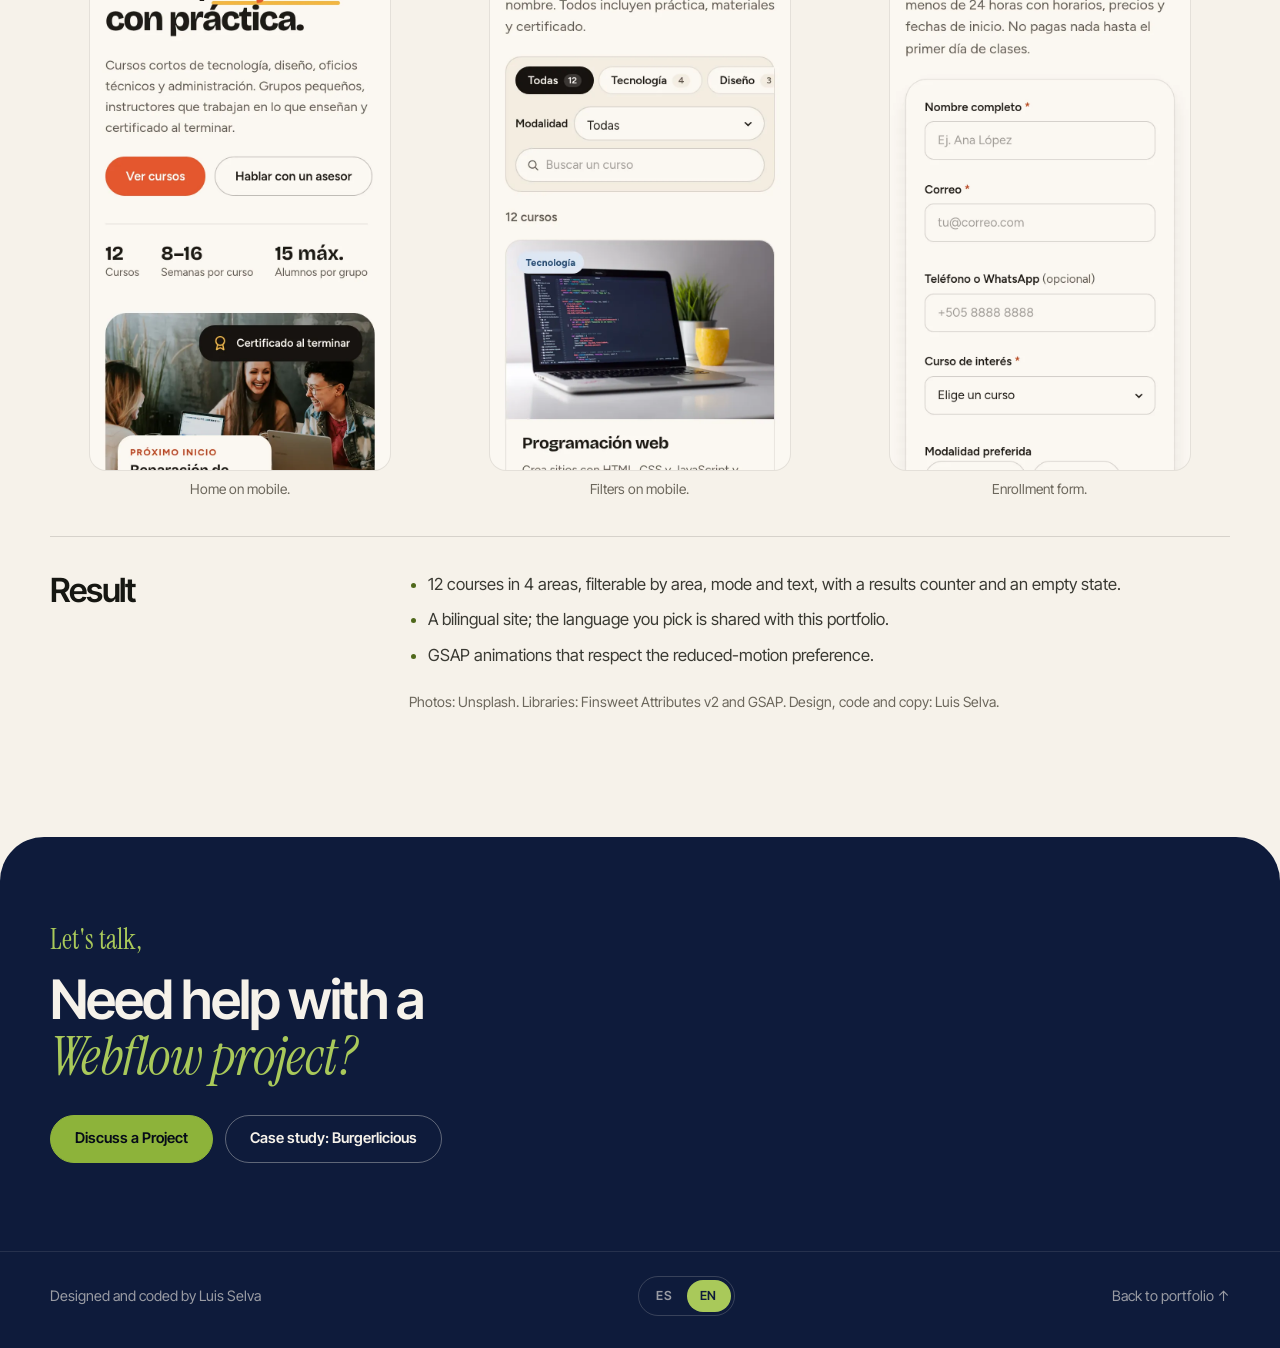
<file: case-studies/forja/index.html>
<!DOCTYPE html>
<html lang="es">
  <head>
    <meta charset="UTF-8" />
    <meta name="viewport" content="width=device-width, initial-scale=1.0" />
    <meta
      name="description"
      content="Caso de estudio de Forja: catálogo de cursos filtrable con Finsweet Attributes, páginas de detalle generadas desde datos y formulario de inscripción accesible, en español e inglés."
    />
    <meta name="theme-color" content="#0e1b3b" />
    <title>Forja: catálogo filtrable con Finsweet | Caso de estudio | Luis Selva</title>
    <link rel="canonical" href="https://luis08201.github.io/new-portfolio/case-studies/forja/" />
    <meta property="og:type" content="article" />
    <meta property="og:title" content="Forja case study | Luis Selva" />
    <meta property="og:description" content="A filterable course catalog with Finsweet Attributes, data-driven detail pages and an accessible enrollment form." />
    <meta property="og:image" content="https://luis08201.github.io/new-portfolio/img/casos/forja-home-d.webp" />
    <meta property="og:url" content="https://luis08201.github.io/new-portfolio/case-studies/forja/" />
    <meta name="twitter:card" content="summary_large_image" />
    <link rel="icon" href="../../favicon.svg" type="image/svg+xml" />
    <link rel="preconnect" href="https://fonts.googleapis.com" />
    <link rel="preconnect" href="https://fonts.gstatic.com" crossorigin />
    <link
      href="https://fonts.googleapis.com/css2?family=Instrument+Serif:ital@0;1&family=Inter+Tight:wght@400;500;600;700&display=swap"
      rel="stylesheet"
    />
    <link rel="stylesheet" href="../../css/style.css?v=20261030b" />
    <script defer src="../../js/vendor/gsap.min.js"></script>
    <script defer src="../../js/vendor/ScrollTrigger.min.js"></script>
    <script type="module" src="../../js/case.js"></script>
  </head>
  <body data-case="forja">
    <a class="skip" href="#contenido" data-i18n="skip">Saltar al contenido</a>

    <div class="page">
      <header class="hero case-hero">
        <nav class="topbar" aria-label="Principal" data-i18n-aria="nav.label">
          <a class="brand" href="../../">Luis Selva<sup>®</sup></a>
          <ul class="topbar__links">
            <li><a href="../../#trabajo" data-i18n="case.back">← Todos los proyectos</a></li>
            <li><a href="../burgerlicious/" data-i18n="case.next.burger">Caso: Burgerlicious</a></li>
          </ul>
          <a class="pill pill--light" href="../../#contacto">
            <span data-i18n="nav.cta">Trabajemos juntos</span>
          </a>
        </nav>

        <main id="contenido" class="case-hero__body">
          <div class="case-hero__copy">
            <p class="script" data-i18n="case.script" data-load>Caso de estudio</p>
            <h1 data-load>Forja</h1>
            <p class="case-hero__lead" data-i18n="forja.lead" data-load>
              Sitio de un instituto técnico ficticio en Managua. Lo diseñé y programé de principio a fin para
              resolver un problema típico de Webflow: un catálogo con filtros, búsqueda y páginas de detalle que
              se mantiene desde una sola fuente de datos.
            </p>
            <p class="case-hero__links" data-load>
              <a class="pill pill--green" href="../../forja/"><span data-i18n="link.demo">Ver demo</span></a>
              <a class="pill pill--outline-light" href="https://github.com/luis08201/new-portfolio/tree/main/forja"><span data-i18n="link.code">Ver código</span></a>
            </p>
          </div>
          <dl class="case-meta" data-load>
            <div><dt data-i18n="case.type">Tipo</dt><dd data-i18n="forja.type">Proyecto personal · demo original</dd></div>
            <div><dt data-i18n="case.role">Mi rol</dt><dd data-i18n="forja.role">Diseño, contenido, desarrollo y QA</dd></div>
            <div><dt data-i18n="case.stack">Stack</dt><dd>HTML, CSS, JavaScript (ES modules), Finsweet Attributes, GSAP</dd></div>
            <div><dt data-i18n="case.year">Año</dt><dd>2026</dd></div>
          </dl>
        </main>

        <figure class="case-cover" data-load>
          <img src="../../img/casos/forja-home-d.webp" alt="Página de inicio de Forja en escritorio" data-i18n-alt="forja.coverAlt" width="1280" height="800" fetchpriority="high" />
        </figure>
      </header>

      <article class="case">
        <section class="case-section" data-reveal>
          <h2 data-i18n="case.goal">Objetivo</h2>
          <div class="case-prose" data-i18n="forja.goal">
            <p>Mostrar cómo construyo un sitio con catálogo, como los que se arman con Webflow CMS y Finsweet: que el visitante encuentre un curso en segundos y que agregar uno nuevo no obligue a tocar el HTML.</p>
          </div>
        </section>

        <section class="case-section" data-reveal>
          <h2 data-i18n="case.myRole">Mi rol</h2>
          <div class="case-prose" data-i18n="forja.roleText">
            <ul>
              <li>Definí la arquitectura y escribí el contenido de los 12 cursos, en español e inglés.</li>
              <li>Diseñé la interfaz y el sistema de componentes en CSS.</li>
              <li>Programé el catálogo, las páginas de detalle, el formulario de inscripción y el cambio de idioma.</li>
              <li>Hice el QA en escritorio, tablet y móvil, con teclado y con movimiento reducido.</li>
            </ul>
          </div>
        </section>

        <section class="case-section" data-reveal>
          <h2 data-i18n="case.architecture">Arquitectura</h2>
          <div class="case-prose" data-i18n="forja.architecture">
            <p>Cuatro páginas y una fuente de datos. Un módulo de JavaScript cumple el papel de una colección CMS: cada curso tiene título, resumen, área, modalidad, precio, fechas, temario, requisitos e instructor, en los dos idiomas.</p>
            <ul>
              <li><strong>Inicio:</strong> propuesta, áreas y cursos próximos.</li>
              <li><strong>Catálogo:</strong> los 12 cursos con filtros por área, modalidad y búsqueda.</li>
              <li><strong>Detalle:</strong> una sola plantilla (<code>curso.html?c=slug</code>) para todos los cursos, como una plantilla CMS de Webflow.</li>
              <li><strong>Inscripción:</strong> formulario con el curso preseleccionado desde el detalle.</li>
            </ul>
          </div>
        </section>

        <section class="case-section" data-reveal>
          <h2 data-i18n="case.challenge">Desafío</h2>
          <div class="case-prose" data-i18n="forja.challenge">
            <p>Finsweet Attributes está pensado para Webflow: espera el runtime de Webflow y lee las tarjetas una sola vez al iniciar. En Forja las tarjetas se generan con JavaScript y se vuelven a generar al cambiar de idioma, así que el filtro se quedaba con tarjetas que ya no existían.</p>
          </div>
        </section>

        <section class="case-section" data-reveal>
          <h2 data-i18n="case.solution">Solución</h2>
          <div class="case-prose" data-i18n="forja.solution">
            <ul>
              <li>Cargo el script de Finsweet solo después del primer render y simulo <code>Webflow.push</code> para que arranque sin el runtime de Webflow.</li>
              <li>Al cambiar de idioma reconstruyo las tarjetas y reinicio el módulo List con <code>restart()</code>, así el contador y los filtros siguen correctos.</li>
              <li>Cada tarjeta lleva campos ocultos (<code>fs-list-field</code>) con área, modalidad y palabras clave sin tildes, para que «electronica» encuentre «electrónica».</li>
              <li>Los filtros se reflejan en la URL (<code>?area_equal=tecnologia</code>): la miga de pan del detalle abre el catálogo ya filtrado.</li>
            </ul>
          </div>
        </section>

        <section class="case-section case-section--wide" data-reveal>
          <h2 data-i18n="case.responsive">Inscripción y responsive</h2>
          <div class="case-prose" data-i18n="forja.responsive">
            <p>El formulario valida cada campo al salir de él, asocia los errores a su campo y lleva el foco al primer error. Es una demo: no envía datos. En móvil, el menú se abre y cierra con teclado (Escape) y las tarjetas pasan de cuatro columnas a una.</p>
          </div>
          <div class="case-gallery">
            <figure class="case-shot case-shot--desktop">
              <img src="../../img/casos/forja-catalog-d.webp" alt="Catálogo de Forja filtrado por Tecnología en escritorio" data-i18n-alt="forja.alt.catalog" width="1280" height="800" loading="lazy" />
              <figcaption data-i18n="forja.cap.catalog">Catálogo filtrado por área, con contador de resultados.</figcaption>
            </figure>
            <figure class="case-shot case-shot--desktop">
              <img src="../../img/casos/forja-course-d.webp" alt="Página de detalle del curso Programación web" data-i18n-alt="forja.alt.course" width="1280" height="800" loading="lazy" />
              <figcaption data-i18n="forja.cap.course">Detalle generado desde los datos del curso.</figcaption>
            </figure>
            <figure class="case-shot case-shot--mobile">
              <img src="../../img/casos/forja-home-m.webp" alt="Inicio de Forja en móvil" data-i18n-alt="forja.alt.homeM" width="780" height="1688" loading="lazy" />
              <figcaption data-i18n="forja.cap.homeM">Inicio en móvil.</figcaption>
            </figure>
            <figure class="case-shot case-shot--mobile">
              <img src="../../img/casos/forja-catalog-m.webp" alt="Filtros del catálogo en móvil" data-i18n-alt="forja.alt.catalogM" width="780" height="1688" loading="lazy" />
              <figcaption data-i18n="forja.cap.catalogM">Filtros en móvil.</figcaption>
            </figure>
            <figure class="case-shot case-shot--mobile">
              <img src="../../img/casos/forja-form-m.webp" alt="Formulario de inscripción en móvil" data-i18n-alt="forja.alt.formM" width="780" height="1688" loading="lazy" />
              <figcaption data-i18n="forja.cap.formM">Formulario de inscripción.</figcaption>
            </figure>
          </div>
        </section>

        <section class="case-section" data-reveal>
          <h2 data-i18n="case.result">Resultado</h2>
          <div class="case-prose" data-i18n="forja.result">
            <ul>
              <li>12 cursos en 4 áreas, filtrables por área, modalidad y texto, con contador de resultados y estado vacío.</li>
              <li>Sitio bilingüe; el idioma elegido se comparte con este portafolio.</li>
              <li>Animaciones con GSAP que respetan la preferencia de movimiento reducido.</li>
            </ul>
            <p class="case-credits">Fotos: Unsplash. Librerías: Finsweet Attributes v2 y GSAP. Diseño, código y textos: Luis Selva.</p>
          </div>
        </section>
      </article>

      <section class="case-cta" aria-labelledby="case-cta-title">
        <p class="script" data-i18n="contact.script">Hablemos,</p>
        <h2 id="case-cta-title" data-i18n="contact.title">¿Necesitas ayuda con un proyecto <em>Webflow?</em></h2>
        <p class="case-cta__links">
          <a class="pill pill--green" href="../../#contacto"><span data-i18n="contact.cta">Hablemos de tu proyecto</span></a>
          <a class="pill pill--outline-light" href="../burgerlicious/"><span data-i18n="case.next.burger">Caso: Burgerlicious</span></a>
        </p>
      </section>

      <footer class="footer">
        <p data-i18n="footer.credit">Diseñado y codificado por Luis Selva</p>
        <div class="lang" role="group" aria-label="Idioma" data-i18n-aria="lang.label">
          <button type="button" class="lang__option" data-lang="es" lang="es" aria-pressed="true" aria-label="ES · Español">ES</button>
          <button type="button" class="lang__option" data-lang="en" lang="en" aria-pressed="false" aria-label="EN · English">EN</button>
        </div>
        <a href="../../" data-i18n="case.home">Volver al portafolio ↑</a>
      </footer>
    </div>
  </body>
</html>
</file>
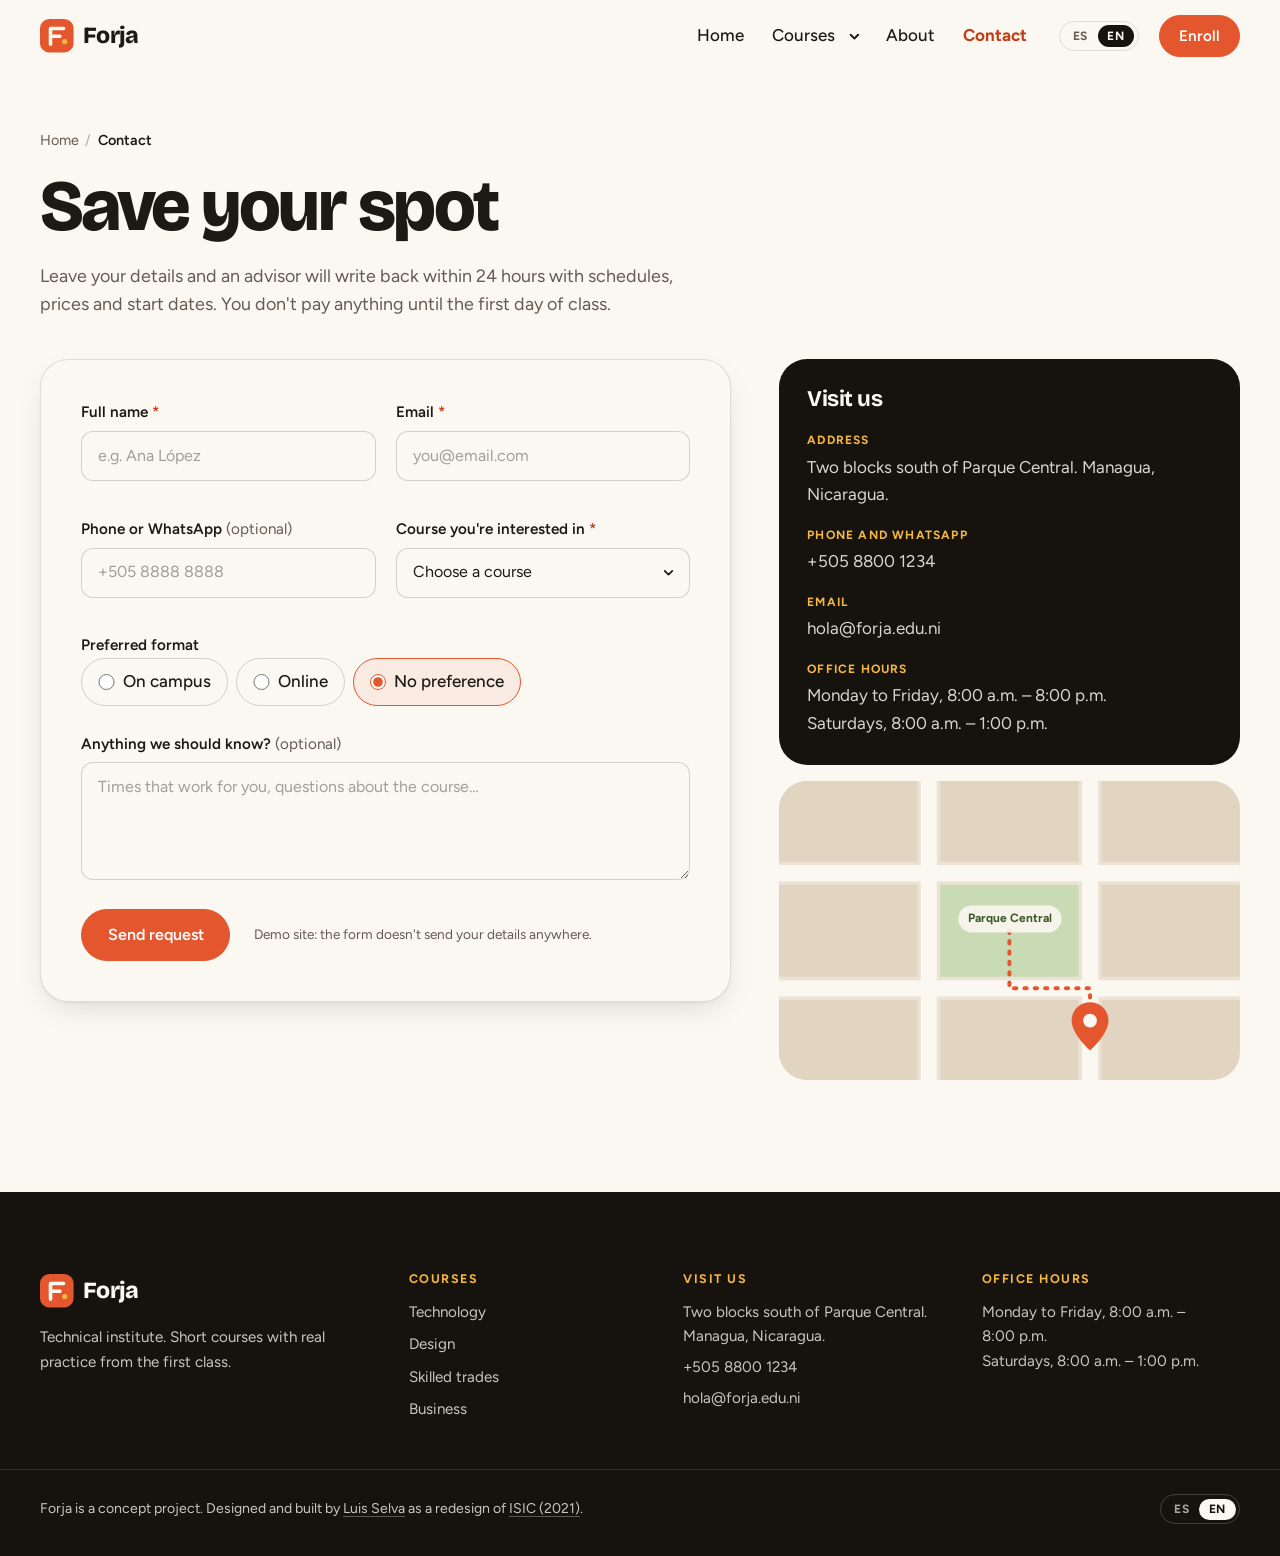
<file: forja/contacto.html>
<!DOCTYPE html>
<html lang="es">
  <head>
    <meta charset="UTF-8" />
    <meta name="viewport" content="width=device-width, initial-scale=1.0" />
    <meta
      name="description"
      content="Reserva tu cupo en Forja. Un asesor te escribe en menos de 24 horas."
    />
    <meta name="theme-color" content="#16130f" />
    <title>Contacto e inscripción · Forja</title>
    <link rel="icon" href="img/favicon.svg" type="image/svg+xml" />
    <link rel="preconnect" href="https://fonts.googleapis.com" />
    <link rel="preconnect" href="https://fonts.gstatic.com" crossorigin />
    <link
      href="https://fonts.googleapis.com/css2?family=Bricolage+Grotesque:opsz,wght@12..96,500..800&family=Figtree:wght@400;500;600;700&display=swap"
      rel="stylesheet"
    />
    <link rel="stylesheet" href="css/forja.css" />
    <script>
      document.documentElement.classList.add("js", "js-motion");
      setTimeout(() => document.documentElement.classList.remove("js-motion"), 2500);
    </script>
    <script defer src="../js/vendor/gsap.min.js"></script>
    <script defer src="../js/vendor/ScrollTrigger.min.js"></script>
    <script type="module" src="js/app.js"></script>
  </head>
  <body data-page="contact">
    <a class="skip" href="#contenido" data-i18n="skip">Saltar al contenido</a>

    <header class="site-header">
      <div class="site-header__inner">
        <a class="logo" href="./" aria-label="Forja, inicio" data-i18n-aria="logo.label">
          <svg class="logo__mark" viewBox="0 0 32 32" aria-hidden="true"><rect width="32" height="32" rx="9" /><path d="M10 24V9h12.5M10 16.5h9" /><circle cx="23.5" cy="21.5" r="2.5" /></svg>
          <span>Forja</span>
        </a>
        <nav class="nav" aria-label="Principal" data-i18n-aria="nav.label">
          <button class="nav__toggle" type="button" aria-expanded="false" aria-controls="nav-menu">
            <span class="nav__toggle-bars" aria-hidden="true"></span>
            <span data-i18n="nav.menu">Menú</span>
          </button>
          <div class="nav__menu" id="nav-menu">
            <ul class="nav__list">
              <li><a class="nav__link" href="./" data-i18n="nav.home">Inicio</a></li>
              <li class="nav__courses">
                <a class="nav__link" href="cursos.html" data-i18n="nav.courses">Cursos</a>
                <button class="nav__disclosure" type="button" aria-expanded="false" aria-controls="areas-panel" aria-label="Ver áreas de cursos" data-i18n-aria="nav.areas">
                  <svg viewBox="0 0 12 12" aria-hidden="true"><path d="M2.5 4.5 6 8l3.5-3.5" /></svg>
                </button>
                <div class="areas-panel" id="areas-panel">
                  <ul>
                    <li><a href="cursos.html?area_equal=tecnologia"><strong data-i18n="area.tecnologia.name">Tecnología</strong><span data-i18n="area.tecnologia.blurb">Programación, redes, soporte y herramientas de oficina.</span></a></li>
                    <li><a href="cursos.html?area_equal=diseno"><strong data-i18n="area.diseno.name">Diseño</strong><span data-i18n="area.diseno.blurb">Diseño gráfico, fotografía y edición de video.</span></a></li>
                    <li><a href="cursos.html?area_equal=oficios"><strong data-i18n="area.oficios.name">Oficios técnicos</strong><span data-i18n="area.oficios.blurb">Electricidad, soldadura y mecánica con práctica en taller.</span></a></li>
                    <li><a href="cursos.html?area_equal=administracion"><strong data-i18n="area.administracion.name">Administración</strong><span data-i18n="area.administracion.blurb">Contabilidad y marketing para negocios pequeños.</span></a></li>
                  </ul>
                  <a class="areas-panel__all" href="cursos.html" data-i18n="nav.allCourses">Ver todos los cursos</a>
                </div>
              </li>
              <li><a class="nav__link" href="./#nosotros" data-i18n="nav.about">Nosotros</a></li>
              <li><a class="nav__link" href="contacto.html" aria-current="page" data-i18n="nav.contact">Contacto</a></li>
            </ul>
            <div class="lang" role="group" aria-label="Idioma" data-i18n-aria="lang.label">
              <button class="lang__option" type="button" data-lang="es" aria-pressed="true">ES</button>
              <button class="lang__option" type="button" data-lang="en" aria-pressed="false">EN</button>
            </div>
            <a class="btn btn--ember nav__cta" href="contacto.html" data-i18n="nav.cta">Inscríbete</a>
          </div>
        </nav>
      </div>
    </header>

    <main id="contenido">
      <section class="page-head">
        <div class="container">
          <nav class="breadcrumb" aria-label="Ruta" data-i18n-aria="crumb.label">
            <ol>
              <li><a href="./" data-i18n="nav.home">Inicio</a></li>
              <li aria-current="page" data-i18n="nav.contact">Contacto</li>
            </ol>
          </nav>
          <h1 class="page-head__title" data-load data-i18n="contact.title">Reserva tu cupo</h1>
          <p class="page-head__lead" data-load data-i18n="contact.lead">
            Déjanos tus datos y un asesor te escribe en menos de 24 horas con horarios, precios y fechas de inicio. No pagas nada hasta el primer día de clases.
          </p>
        </div>
      </section>

      <section class="section section--contact">
        <div class="container contact">
          <div class="contact__form-wrap" data-load>
            <form class="form" novalidate data-enroll>
              <div class="form__row">
                <div class="field">
                  <label class="field__label" for="f-name"><span data-i18n="form.name">Nombre completo</span> <span class="req" aria-hidden="true">*</span></label>
                  <input id="f-name" name="name" type="text" autocomplete="name" required placeholder="Ej. Ana López" data-i18n-placeholder="form.namePh" aria-describedby="f-name-error" />
                  <p class="field__error" id="f-name-error"></p>
                </div>
                <div class="field">
                  <label class="field__label" for="f-email"><span data-i18n="form.email">Correo</span> <span class="req" aria-hidden="true">*</span></label>
                  <input id="f-email" name="email" type="email" autocomplete="email" required placeholder="tu@correo.com" data-i18n-placeholder="form.emailPh" aria-describedby="f-email-error" />
                  <p class="field__error" id="f-email-error"></p>
                </div>
              </div>
              <div class="form__row">
                <div class="field">
                  <label class="field__label" for="f-phone"><span data-i18n="form.phone">Teléfono o WhatsApp</span> <span class="field__optional" data-i18n="form.optional">(opcional)</span></label>
                  <input id="f-phone" name="phone" type="tel" autocomplete="tel" placeholder="+505 8888 8888" aria-describedby="f-phone-error" />
                  <p class="field__error" id="f-phone-error"></p>
                </div>
                <div class="field">
                  <label class="field__label" for="f-course"><span data-i18n="form.course">Curso de interés</span> <span class="req" aria-hidden="true">*</span></label>
                  <select id="f-course" name="course" required aria-describedby="f-course-error" data-course-select>
                    <option value="" data-i18n="form.coursePh">Elige un curso</option>
                  </select>
                  <p class="field__error" id="f-course-error"></p>
                </div>
              </div>
              <fieldset class="field">
                <legend class="field__label" data-i18n="form.mode">Modalidad preferida</legend>
                <div class="radios">
                  <label class="radio"><input type="radio" name="mode" value="presencial" /> <span data-i18n="mode.presencial">Presencial</span></label>
                  <label class="radio"><input type="radio" name="mode" value="online" /> <span data-i18n="mode.online">En línea</span></label>
                  <label class="radio"><input type="radio" name="mode" value="cualquiera" checked /> <span data-i18n="form.modeAny">Me da igual</span></label>
                </div>
              </fieldset>
              <div class="field">
                <label class="field__label" for="f-message"><span data-i18n="form.message">¿Algo que debamos saber?</span> <span class="field__optional" data-i18n="form.optional">(opcional)</span></label>
                <textarea id="f-message" name="message" rows="4" placeholder="Horarios que te convienen, dudas sobre el curso…" data-i18n-placeholder="form.messagePh"></textarea>
              </div>
              <div class="form__foot">
                <button class="btn btn--ember btn--lg" type="submit" data-submit data-i18n="form.submit">Enviar solicitud</button>
                <p class="form__note" data-i18n="form.note">Sitio de demostración: el formulario no envía tus datos a ningún lado.</p>
              </div>
            </form>
            <div class="success" data-success hidden tabindex="-1">
              <svg viewBox="0 0 48 48" aria-hidden="true"><circle cx="24" cy="24" r="20" /><path d="m15 24.5 6 6 12-13" /></svg>
              <h2 data-success-title></h2>
              <p data-success-text></p>
              <p class="form__note" data-i18n="form.demo">Este es un sitio de demostración, así que no se envió ningún dato.</p>
              <button class="btn btn--ghost" type="button" data-again data-i18n="form.again">Enviar otra solicitud</button>
            </div>
          </div>

          <aside class="contact__info" data-load>
            <div class="info-card">
              <h2 class="info-card__title" data-i18n="footer.visit">Visítanos</h2>
              <dl>
                <div><dt data-i18n="contact.addressLabel">Dirección</dt><dd data-i18n="contact.address">Del Parque Central, 2 cuadras al sur. Managua, Nicaragua.</dd></div>
                <div><dt data-i18n="contact.phoneLabel">Teléfono y WhatsApp</dt><dd>+505 8800 1234</dd></div>
                <div><dt data-i18n="contact.emailLabel">Correo</dt><dd>hola@forja.edu.ni</dd></div>
                <div><dt data-i18n="footer.hours">Atención</dt><dd data-i18n="contact.hours">Lunes a viernes, 8:00&nbsp;a.&nbsp;m. – 8:00&nbsp;p.&nbsp;m.<br />Sábados, 8:00&nbsp;a.&nbsp;m. – 1:00&nbsp;p.&nbsp;m.</dd></div>
              </dl>
            </div>
            <figure class="map" aria-hidden="true">
              <svg viewBox="0 0 400 260" preserveAspectRatio="xMidYMid slice">
                <rect width="400" height="260" class="map__bg" />
                <path class="map__block" d="M0 0h120v70H0zM140 0h120v70H140zM280 0h120v70H280zM0 90h120v80H0zM280 90h120v80H280zM0 190h120v70H0zM140 190h120v70H140zM280 190h120v70H280z" />
                <path class="map__park" d="M140 90h120v80H140z" />
                <path class="map__road" d="M130 0v260M270 0v260M0 80h400M0 180h400" />
                <path class="map__route" d="M200 130v50h70v40" />
                <g class="map__pin" transform="translate(270 222)"><path d="M0-30c-9 0-16 7-16 16 0 12 16 26 16 26s16-14 16-26c0-9-7-16-16-16Z" /><circle cy="-14" r="6" /></g>
              </svg>
              <figcaption data-i18n="contact.mapCaption">Parque Central</figcaption>
            </figure>
          </aside>
        </div>
      </section>
    </main>

    <footer class="site-footer">
      <div class="container site-footer__grid">
        <div class="site-footer__brand">
          <a class="logo logo--light" href="./" aria-label="Forja, inicio" data-i18n-aria="logo.label">
            <svg class="logo__mark" viewBox="0 0 32 32" aria-hidden="true"><rect width="32" height="32" rx="9" /><path d="M10 24V9h12.5M10 16.5h9" /><circle cx="23.5" cy="21.5" r="2.5" /></svg>
            <span>Forja</span>
          </a>
          <p data-i18n="footer.tagline">Instituto técnico. Cursos cortos con práctica real desde la primera clase.</p>
        </div>
        <nav aria-label="Cursos" data-i18n-aria="footer.coursesLabel">
          <h2 class="site-footer__title" data-i18n="nav.courses">Cursos</h2>
          <ul>
            <li><a href="cursos.html?area_equal=tecnologia" data-i18n="area.tecnologia.name">Tecnología</a></li>
            <li><a href="cursos.html?area_equal=diseno" data-i18n="area.diseno.name">Diseño</a></li>
            <li><a href="cursos.html?area_equal=oficios" data-i18n="area.oficios.name">Oficios técnicos</a></li>
            <li><a href="cursos.html?area_equal=administracion" data-i18n="area.administracion.name">Administración</a></li>
          </ul>
        </nav>
        <div>
          <h2 class="site-footer__title" data-i18n="footer.visit">Visítanos</h2>
          <address>
            <span data-i18n="contact.address">Del Parque Central, 2 cuadras al sur. Managua, Nicaragua.</span>
            <span>+505 8800 1234</span>
            <span>hola@forja.edu.ni</span>
          </address>
        </div>
        <div>
          <h2 class="site-footer__title" data-i18n="footer.hours">Atención</h2>
          <p data-i18n="contact.hours">Lunes a viernes, 8:00&nbsp;a.&nbsp;m. – 8:00&nbsp;p.&nbsp;m.<br />Sábados, 8:00&nbsp;a.&nbsp;m. – 1:00&nbsp;p.&nbsp;m.</p>
        </div>
      </div>
      <div class="container site-footer__bottom">
        <p data-i18n="footer.concept">
          Forja es un proyecto conceptual. Diseñado y desarrollado por <a href="../">Luis Selva</a> como rediseño de <a href="https://luis08201.github.io/isic-version2021/">ISIC (2021)</a>.
        </p>
        <div class="lang lang--footer" role="group" aria-label="Idioma" data-i18n-aria="lang.label">
          <button class="lang__option" type="button" data-lang="es" aria-pressed="true">ES</button>
          <button class="lang__option" type="button" data-lang="en" aria-pressed="false">EN</button>
        </div>
      </div>
    </footer>
  </body>
</html>
</file>
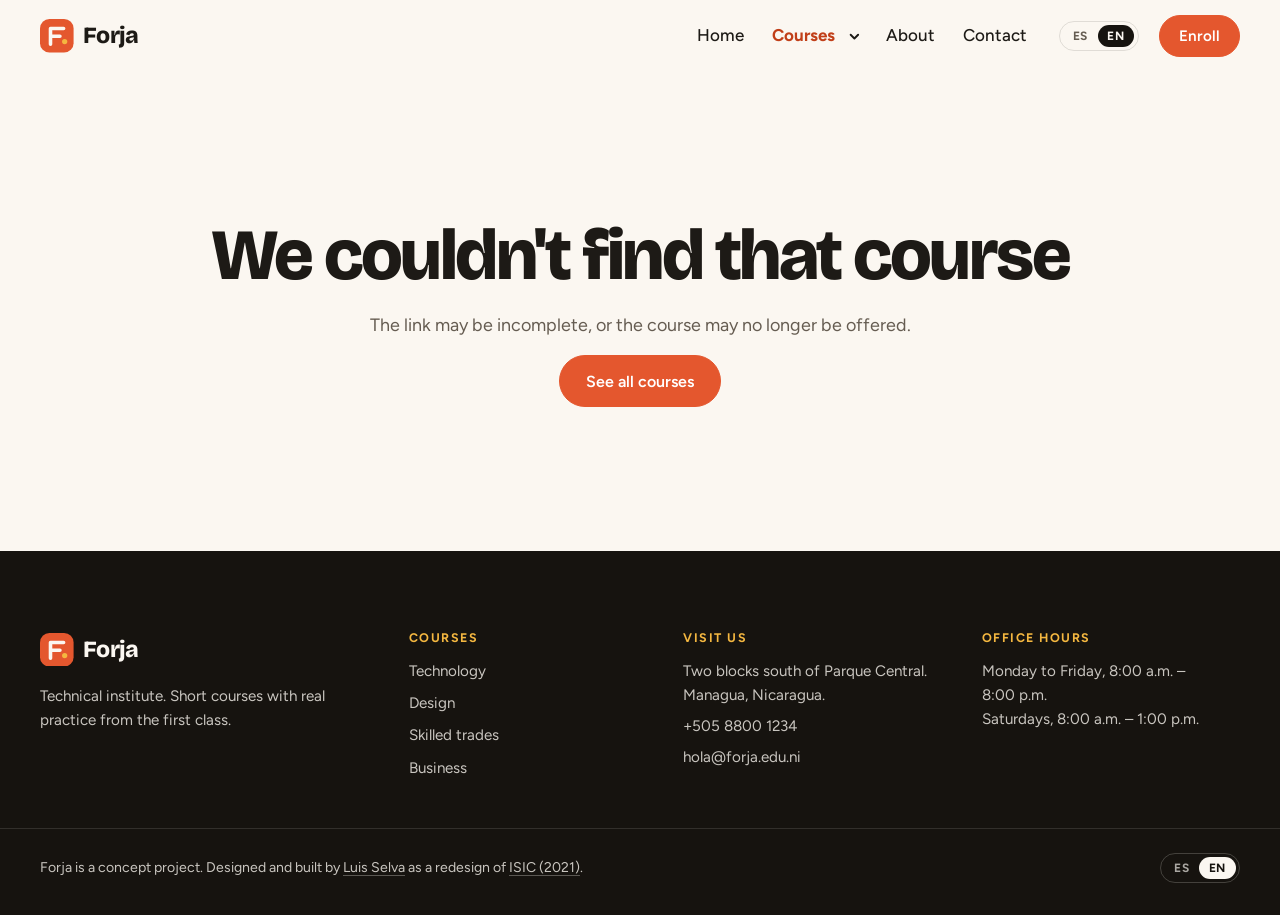
<file: forja/curso.html>
<!DOCTYPE html>
<html lang="es">
  <head>
    <meta charset="UTF-8" />
    <meta name="viewport" content="width=device-width, initial-scale=1.0" />
    <meta
      name="description"
      content="Duración, horario, temario e instructor del curso en Forja, instituto técnico."
    />
    <meta name="theme-color" content="#16130f" />
    <title>Curso · Forja</title>
    <link rel="icon" href="img/favicon.svg" type="image/svg+xml" />
    <link rel="preconnect" href="https://fonts.googleapis.com" />
    <link rel="preconnect" href="https://fonts.gstatic.com" crossorigin />
    <link
      href="https://fonts.googleapis.com/css2?family=Bricolage+Grotesque:opsz,wght@12..96,500..800&family=Figtree:wght@400;500;600;700&display=swap"
      rel="stylesheet"
    />
    <link rel="stylesheet" href="css/forja.css" />
    <script>
      document.documentElement.classList.add("js", "js-motion");
      setTimeout(() => document.documentElement.classList.remove("js-motion"), 2500);
    </script>
    <script defer src="../js/vendor/gsap.min.js"></script>
    <script defer src="../js/vendor/ScrollTrigger.min.js"></script>
    <script type="module" src="js/app.js"></script>
  </head>
  <body data-page="course">
    <a class="skip" href="#contenido" data-i18n="skip">Saltar al contenido</a>

    <header class="site-header">
      <div class="site-header__inner">
        <a class="logo" href="./" aria-label="Forja, inicio" data-i18n-aria="logo.label">
          <svg class="logo__mark" viewBox="0 0 32 32" aria-hidden="true"><rect width="32" height="32" rx="9" /><path d="M10 24V9h12.5M10 16.5h9" /><circle cx="23.5" cy="21.5" r="2.5" /></svg>
          <span>Forja</span>
        </a>
        <nav class="nav" aria-label="Principal" data-i18n-aria="nav.label">
          <button class="nav__toggle" type="button" aria-expanded="false" aria-controls="nav-menu">
            <span class="nav__toggle-bars" aria-hidden="true"></span>
            <span data-i18n="nav.menu">Menú</span>
          </button>
          <div class="nav__menu" id="nav-menu">
            <ul class="nav__list">
              <li><a class="nav__link" href="./" data-i18n="nav.home">Inicio</a></li>
              <li class="nav__courses">
                <a class="nav__link" href="cursos.html" aria-current="page" data-i18n="nav.courses">Cursos</a>
                <button class="nav__disclosure" type="button" aria-expanded="false" aria-controls="areas-panel" aria-label="Ver áreas de cursos" data-i18n-aria="nav.areas">
                  <svg viewBox="0 0 12 12" aria-hidden="true"><path d="M2.5 4.5 6 8l3.5-3.5" /></svg>
                </button>
                <div class="areas-panel" id="areas-panel">
                  <ul>
                    <li><a href="cursos.html?area_equal=tecnologia"><strong data-i18n="area.tecnologia.name">Tecnología</strong><span data-i18n="area.tecnologia.blurb">Programación, redes, soporte y herramientas de oficina.</span></a></li>
                    <li><a href="cursos.html?area_equal=diseno"><strong data-i18n="area.diseno.name">Diseño</strong><span data-i18n="area.diseno.blurb">Diseño gráfico, fotografía y edición de video.</span></a></li>
                    <li><a href="cursos.html?area_equal=oficios"><strong data-i18n="area.oficios.name">Oficios técnicos</strong><span data-i18n="area.oficios.blurb">Electricidad, soldadura y mecánica con práctica en taller.</span></a></li>
                    <li><a href="cursos.html?area_equal=administracion"><strong data-i18n="area.administracion.name">Administración</strong><span data-i18n="area.administracion.blurb">Contabilidad y marketing para negocios pequeños.</span></a></li>
                  </ul>
                  <a class="areas-panel__all" href="cursos.html" data-i18n="nav.allCourses">Ver todos los cursos</a>
                </div>
              </li>
              <li><a class="nav__link" href="./#nosotros" data-i18n="nav.about">Nosotros</a></li>
              <li><a class="nav__link" href="contacto.html" data-i18n="nav.contact">Contacto</a></li>
            </ul>
            <div class="lang" role="group" aria-label="Idioma" data-i18n-aria="lang.label">
              <button class="lang__option" type="button" data-lang="es" aria-pressed="true">ES</button>
              <button class="lang__option" type="button" data-lang="en" aria-pressed="false">EN</button>
            </div>
            <a class="btn btn--ember nav__cta" href="contacto.html" data-i18n="nav.cta">Inscríbete</a>
          </div>
        </nav>
      </div>
    </header>

    <main id="contenido" data-course-root>
      <noscript>
        <section class="page-head"><div class="container"><p>Activa JavaScript para ver los detalles del curso, o vuelve al <a href="cursos.html">catálogo</a>.</p></div></section>
      </noscript>
    </main>

    <footer class="site-footer">
      <div class="container site-footer__grid">
        <div class="site-footer__brand">
          <a class="logo logo--light" href="./" aria-label="Forja, inicio" data-i18n-aria="logo.label">
            <svg class="logo__mark" viewBox="0 0 32 32" aria-hidden="true"><rect width="32" height="32" rx="9" /><path d="M10 24V9h12.5M10 16.5h9" /><circle cx="23.5" cy="21.5" r="2.5" /></svg>
            <span>Forja</span>
          </a>
          <p data-i18n="footer.tagline">Instituto técnico. Cursos cortos con práctica real desde la primera clase.</p>
        </div>
        <nav aria-label="Cursos" data-i18n-aria="footer.coursesLabel">
          <h2 class="site-footer__title" data-i18n="nav.courses">Cursos</h2>
          <ul>
            <li><a href="cursos.html?area_equal=tecnologia" data-i18n="area.tecnologia.name">Tecnología</a></li>
            <li><a href="cursos.html?area_equal=diseno" data-i18n="area.diseno.name">Diseño</a></li>
            <li><a href="cursos.html?area_equal=oficios" data-i18n="area.oficios.name">Oficios técnicos</a></li>
            <li><a href="cursos.html?area_equal=administracion" data-i18n="area.administracion.name">Administración</a></li>
          </ul>
        </nav>
        <div>
          <h2 class="site-footer__title" data-i18n="footer.visit">Visítanos</h2>
          <address>
            <span data-i18n="contact.address">Del Parque Central, 2 cuadras al sur. Managua, Nicaragua.</span>
            <span>+505 8800 1234</span>
            <span>hola@forja.edu.ni</span>
          </address>
        </div>
        <div>
          <h2 class="site-footer__title" data-i18n="footer.hours">Atención</h2>
          <p data-i18n="contact.hours">Lunes a viernes, 8:00&nbsp;a.&nbsp;m. – 8:00&nbsp;p.&nbsp;m.<br />Sábados, 8:00&nbsp;a.&nbsp;m. – 1:00&nbsp;p.&nbsp;m.</p>
        </div>
      </div>
      <div class="container site-footer__bottom">
        <p data-i18n="footer.concept">
          Forja es un proyecto conceptual. Diseñado y desarrollado por <a href="../">Luis Selva</a> como rediseño de <a href="https://luis08201.github.io/isic-version2021/">ISIC (2021)</a>.
        </p>
        <div class="lang lang--footer" role="group" aria-label="Idioma" data-i18n-aria="lang.label">
          <button class="lang__option" type="button" data-lang="es" aria-pressed="true">ES</button>
          <button class="lang__option" type="button" data-lang="en" aria-pressed="false">EN</button>
        </div>
      </div>
    </footer>
  </body>
</html>
</file>
<file: css/style.css>
:root {
  --night: #060b18;
  --navy: #0e1b3b;
  --navy-2: #1a2c5a;
  --cream: #f6f2ea;
  --sand: #eee6db;
  --stone: #b8ad9a;
  --ink: #161712;
  --muted: #6c675c;
  --lime: #8db33a;
  --lime-deep: #4f681b;
  --lime-soft: #a9c95a;
  --danger: #a0362c;
  --serif: "Instrument Serif", "Iowan Old Style", Georgia, serif;
  --sans: "Inter Tight", "Helvetica Neue", Arial, sans-serif;
  --radius-xl: 44px;
  --ease-smooth: cubic-bezier(0.22, 1, 0.36, 1);
  --hover-speed: 0.35s;
  --radius-lg: 22px;
  --gutter: max(clamp(1.25rem, 3.5vw, 2.6rem), calc((100vw - 1180px) / 2));
  color-scheme: light;
}

*,
*::before,
*::after {
  box-sizing: border-box;
}

html {
  scroll-behavior: smooth;
}

body {
  margin: 0;
  background: var(--cream);
  color: var(--ink);
  font-family: var(--sans);
  font-size: 1rem;
  line-height: 1.55;
  -webkit-font-smoothing: antialiased;
}

img {
  display: block;
  max-width: 100%;
}

a {
  color: inherit;
}

:focus-visible {
  outline: 2px solid var(--lime);
  outline-offset: 3px;
}

::selection {
  background: var(--lime);
  color: var(--night);
}

.skip {
  position: absolute;
  left: 1rem;
  top: -4rem;
  z-index: 10;
  background: var(--cream);
  color: var(--ink);
  padding: 0.5rem 0.8rem;
  border-radius: 999px;
}

.skip:focus {
  top: 1rem;
}

.page {
  overflow-x: clip;
}

.js-motion [data-load] {
  opacity: 0;
}

h2 em {
  font-family: var(--serif);
  font-weight: 400;
  font-style: italic;
  letter-spacing: -0.01em;
  color: var(--lime-deep);
}

h1,
h2,
h3 {
  margin: 0;
  font-family: var(--sans);
  font-weight: 600;
  letter-spacing: -0.035em;
  line-height: 1;
}

.script {
  margin: 0;
  font-family: var(--serif);
  font-size: clamp(1.35rem, 2.2vw, 1.75rem);
  line-height: 1.1;
  color: var(--lime-soft);
}

.script--green {
  color: var(--lime-deep);
}

/* Pill buttons */

.pill {
  appearance: none;
  position: relative;
  isolation: isolate;
  overflow: hidden;
  border: 1.5px solid transparent;
  display: inline-flex;
  align-items: center;
  justify-content: center;
  gap: 0.85rem;
  min-height: 3rem;
  padding: 0 1.5rem;
  border-radius: 999px;
  font: 600 0.92rem/1 var(--sans);
  text-decoration: none;
  cursor: pointer;
  white-space: nowrap;
  transition: color 0.4s var(--ease-smooth) 0.1s, border-color 0.4s var(--ease-smooth) 0.1s;
}

.pill > :not(.pill__fill) {
  position: relative;
  z-index: 1;
}

/* An oval wider than the button rises from below to fill it on hover. */
.pill__fill {
  position: absolute;
  z-index: 0;
  left: -10%;
  top: calc(50% - 6.875rem);
  width: 120%;
  height: 13.75rem;
  border-radius: 50%;
  pointer-events: none;
}



.pill--light {
  background: var(--cream);
  border-color: var(--cream);
  color: var(--ink);
}


.pill--light .pill__fill {
  background: var(--lime);
}

.pill--light.is-hover {
  color: var(--night);
}


.pill--green {
  background: var(--lime);
  border-color: var(--lime);
  color: var(--night);
}


.pill--green .pill__fill {
  background: var(--navy);
}

.pill--green.is-hover {
  color: var(--cream);
}

.pill--sm {
  min-height: 2.5rem;
  padding: 0 1.1rem;
  font-size: 0.875rem;
}

.pill:disabled {
  opacity: 0.7;
  cursor: progress;
}

/* Hero */

.hero {
  position: relative;
  z-index: 1;
  overflow: hidden;
  background:
    radial-gradient(ellipse 55% 70% at 50% 62%, #2c4380 0%, rgba(44, 67, 128, 0) 70%),
    linear-gradient(180deg, var(--navy-2) 0%, var(--navy) 55%, #08112a 100%);
  color: var(--cream);
  border-radius: 0 0 var(--radius-xl) var(--radius-xl);
  padding: 1.6rem var(--gutter) 0;
}

.topbar {
  position: relative;
  z-index: 2;
  display: flex;
  align-items: center;
  justify-content: space-between;
  gap: 1rem;
}

.brand {
  font-family: var(--serif);
  font-size: 1.55rem;
  text-decoration: none;
  letter-spacing: -0.01em;
}

.brand sup {
  font-family: var(--sans);
  font-size: 0.55em;
  color: var(--lime-soft);
  margin-left: 0.1em;
}

.topbar__links {
  display: flex;
  gap: 2.1rem;
  margin: 0 0 0 auto;
  padding: 0;
  list-style: none;
  font-size: 0.95rem;
  font-weight: 500;
}

.topbar__links a {
  text-decoration: none;
  opacity: 0.86;
  transition: opacity var(--hover-speed) var(--ease-smooth), color var(--hover-speed) var(--ease-smooth);
}

.topbar__links a:hover {
  opacity: 1;
  color: var(--lime-soft);
}

.topbar .pill {
  margin-left: 1.4rem;
}

.hero__body {
  position: relative;
  display: grid;
  grid-template-columns: minmax(0, 1.15fr) minmax(0, 0.8fr) minmax(0, 0.9fr);
  align-items: end;
  min-height: clamp(480px, 46vw, 600px);
  padding-top: 3rem;
}

.hero__intro {
  position: relative;
  z-index: 2;
  padding-bottom: 3.25rem;
}

.hero__intro .script {
  margin-bottom: 1.1rem;
}

.hero h1 .hero__h1-sub {
  display: block;
  margin-top: 0.9rem;
  font-size: clamp(1.1rem, 1.6vw, 1.35rem);
  font-weight: 600;
  letter-spacing: 0.08em;
  line-height: 1.2;
  text-transform: uppercase;
  color: var(--lime-soft);
}

.hero__ctas {
  display: flex;
  flex-wrap: wrap;
  gap: 0.75rem;
  margin: 1.8rem 0 0;
}

.hero h1 {
  max-width: 9ch;
  font-size: clamp(3.4rem, 8.4vw, 7.6rem);
  font-weight: 600;
  letter-spacing: -0.055em;
  line-height: 0.9;
}

.hero h1 em {
  font-family: var(--serif);
  font-weight: 400;
  font-style: italic;
  letter-spacing: -0.02em;
  color: var(--lime-soft);
}

.hero__intro .hero__small {
  max-width: 21rem;
  margin-top: 1.6rem;
}

.hero__portrait {
  position: absolute;
  left: 62%;
  bottom: 0;
  z-index: 1;
  margin: 0;
  width: clamp(280px, 30vw, 400px);
  transform: translateX(-50%);
}

.hero__portrait img {
  width: 100%;
  height: auto;
  filter: brightness(0.94) saturate(0.95);
  -webkit-mask-image: linear-gradient(90deg, transparent 0, #000 16%, #000 84%, transparent 100%);
  mask-image: linear-gradient(90deg, transparent 0, #000 16%, #000 84%, transparent 100%);
}

.badge {
  position: absolute;
  z-index: 3;
  left: calc(62% + clamp(90px, 10vw, 150px));
  top: clamp(3rem, 8vw, 6rem);
  display: grid;
  place-items: center;
  width: clamp(104px, 10vw, 132px);
  aspect-ratio: 1;
  border-radius: 50%;
  background: var(--lime);
  color: var(--night);
  text-decoration: none;
}

.badge__ring {
  position: absolute;
  inset: 0;
  width: 100%;
  height: 100%;
}

.badge__ring text {
  fill: currentColor;
  font: 600 10.5px var(--sans);
  letter-spacing: 0.08em;
  text-transform: uppercase;
}

.badge__core {
  display: grid;
  place-items: center;
  width: 38%;
  aspect-ratio: 1;
  border-radius: 50%;
  background: var(--night);
  color: var(--lime-soft);
  font-size: 1.2rem;
  transition: transform 0.5s var(--ease-smooth);
}

.badge:hover .badge__core {
  transform: rotate(45deg);
}

.hero__aside {
  grid-column: 3;
  position: relative;
  z-index: 2;
  padding-bottom: 3.6rem;
  max-width: 17rem;
  justify-self: end;
}

.hero__quote {
  margin: 0 0 1rem;
  font-family: var(--serif);
  font-size: clamp(1.45rem, 2.3vw, 1.85rem);
  line-height: 1.15;
}

.hero__small {
  margin: 0;
  font-size: 0.95rem;
  color: rgba(246, 242, 234, 0.68);
}

.hero__facts {
  display: grid;
  grid-template-columns: 1fr 1fr;
  gap: 1rem;
  margin: 1.6rem 0 0;
  padding-top: 1.2rem;
  border-top: 1px solid rgba(246, 242, 234, 0.16);
}

.hero__facts dt {
  font-size: 0.78rem;
  color: rgba(246, 242, 234, 0.6);
}

.hero__facts dd {
  margin: 0.2rem 0 0;
  font-family: var(--serif);
  font-size: 2.4rem;
  line-height: 1;
  color: var(--lime-soft);
}

/* Screenshot marquee: two rows that slide in opposite directions with the scroll. */

.showcase {
  position: relative;
  z-index: 2;
  display: grid;
  gap: 1rem;
  margin: 0 calc(-1 * var(--gutter));
  padding: 1.5rem 0 2rem;
  overflow: hidden;
  border-top: 1px solid rgba(246, 242, 234, 0.12);
  background: rgba(6, 11, 24, 0.4);
}

.showcase__row {
  display: flex;
  justify-content: center;
  gap: 1rem;
}

.showcase__card {
  flex: none;
  width: clamp(14rem, 23vw, 21.25rem);
  aspect-ratio: 16 / 10;
  border-radius: 14px;
  overflow: hidden;
  background: var(--navy-2);
  transition: transform 0.5s var(--ease-smooth);
}

.showcase__card:hover {
  transform: scale(0.95);
}

.showcase__card img {
  width: 100%;
  height: 100%;
  object-fit: cover;
  object-position: 50% 0%;
}

/* Trust strip */

.trust {
  display: grid;
  grid-template-columns: minmax(150px, 0.6fr) minmax(0, 3fr);
  align-items: center;
  gap: 1.5rem 2.5rem;
  margin: 0;
  padding: 2.7rem var(--gutter);
  background: var(--sand);
  border-radius: 0 0 var(--radius-xl) var(--radius-xl);
  margin-top: calc(-1 * var(--radius-xl));
  padding-top: calc(2.7rem + var(--radius-xl));
}

.trust__label {
  margin: 0;
  font-size: 0.82rem;
  line-height: 1.35;
  color: var(--muted);
}

.trust__list {
  display: flex;
  flex-wrap: nowrap;
  justify-content: space-between;
  align-items: center;
  gap: 1.25rem clamp(1.25rem, 3.5vw, 3.5rem);
  margin: 0;
  padding: 0;
  list-style: none;
  font-family: var(--sans);
  font-size: clamp(1.05rem, 1.9vw, 1.45rem);
  font-weight: 600;
  letter-spacing: -0.03em;
  color: #a39c8e;
}

.trust__list li {
  white-space: nowrap;
  display: flex;
  align-items: center;
}

.trust__list img {
  width: auto;
  height: 1.35em;
  max-width: 100%;
}

.trust__list img[src$="webflow.svg"],
.trust__list img[src$="framer.svg"] {
  height: 1.05em;
}

@media (max-width: 640px) {
  .trust__list {
    flex-wrap: wrap;
    justify-content: flex-start;
  }
}

/* Sections */

.section {
  padding: clamp(4rem, 8vw, 6.5rem) var(--gutter);
}

.section--tint {
  background: var(--sand);
  border-radius: var(--radius-xl);
  margin: 0 clamp(0.5rem, 1.5vw, 1rem);
}

.split {
  display: grid;
  grid-template-columns: minmax(0, 1.05fr) minmax(0, 0.95fr);
  gap: 2rem 4rem;
  align-items: start;
  margin-bottom: 3.5rem;
}

.split h2,
.section-head h2 {
  margin-top: 1rem;
  font-size: clamp(2.3rem, 4.6vw, 3.6rem);
  line-height: 1.04;
}

.lead-serif {
  margin: 0;
  font-family: var(--serif);
  font-size: clamp(1.5rem, 2.4vw, 1.95rem);
  line-height: 1.22;
}

.split__aside .pill {
  margin-top: 2rem;
}

.works {
  margin-inline: calc(-1 * var(--gutter));
  padding: 0.5rem var(--gutter) 1rem;
  overflow-x: auto;
  scroll-snap-type: x mandatory;
  scroll-padding-inline: var(--gutter);
  scrollbar-width: none;
}

.works::-webkit-scrollbar {
  display: none;
}

.is-pinned .works {
  overflow: visible;
  scroll-snap-type: none;
}

.section.is-pinned {
  display: flex;
  flex-direction: column;
  justify-content: center;
  min-height: 100vh;
  padding-block: clamp(1.5rem, 5vh, 4rem);
}

.is-pinned .split {
  margin-bottom: clamp(1.25rem, 4vh, 3rem);
}

.is-pinned .split h2 {
  font-size: clamp(2rem, min(4.6vw, 6.4vh), 3.6rem);
}

.is-pinned .work__media {
  min-height: clamp(200px, min(25vw, 38vh), 360px);
}

.works__track {
  display: flex;
  gap: clamp(1rem, 2vw, 1.6rem);
  width: max-content;
}

.work {
  display: grid;
  grid-template-columns: minmax(0, 1.25fr) minmax(0, 1fr);
  align-items: stretch;
  width: clamp(300px, 70vw, 940px);
  padding: 0.8rem;
  border-radius: 32px;
  background: var(--sand);
  scroll-snap-align: start;
}

.work__media {
  position: relative;
  display: grid;
  place-items: center;
  min-height: clamp(240px, 25vw, 360px);
  overflow: hidden;
  border-radius: var(--radius-lg);
  background: #ddd3c4;
  padding: 2rem;
}

.work:nth-child(6) .work__media {
  background: #c9c5b0;
}

.work__media img {
  position: absolute;
  inset: clamp(1rem, 2.4vw, 2rem);
  width: calc(100% - 2 * clamp(1rem, 2.4vw, 2rem));
  height: calc(100% - 2 * clamp(1rem, 2.4vw, 2rem));
  object-fit: contain;
  transition: transform 0.7s var(--ease-smooth);
}

.work__media--cover {
  padding: 0;
  background: #121722;
}

.work__media--cover img {
  position: absolute;
  inset: 0;
  width: 100%;
  height: 100%;
  max-height: none;
  object-fit: cover;
  object-position: 34% center;
}

.work__media:hover img,
.practice__media:hover img {
  transform: scale(1.04);
}

.work__body {
  display: flex;
  flex-direction: column;
  justify-content: flex-end;
  padding: clamp(1.2rem, 2.6vw, 2.2rem);
}

.work__num {
  display: flex;
  align-items: baseline;
  gap: 0.5rem;
  margin: 0 0 auto;
  padding-bottom: 1.5rem;
  font-family: var(--serif);
  font-size: clamp(3rem, 6vw, 4.6rem);
  line-height: 0.8;
  color: var(--lime-deep);
}

.work__num span {
  font-family: var(--sans);
  font-size: 0.85rem;
  font-weight: 600;
  color: var(--muted);
}

.work h3 {
  font-size: clamp(2rem, 3.6vw, 2.9rem);
  margin-bottom: 0.8rem;
}

.work h3 a,
.practice h3 a {
  text-decoration: none;
  transition: color var(--hover-speed) var(--ease-smooth);
}

.work h3 a:hover,
.practice h3 a:hover {
  color: var(--lime-deep);
}

.work__text {
  max-width: 28rem;
  margin: 0 0 1.2rem;
  color: var(--muted);
}

.project__tag {
  margin: 0 0 0.5rem;
  font-size: 0.78rem;
  font-weight: 600;
  letter-spacing: 0.08em;
  text-transform: uppercase;
  color: var(--lime-deep);
}

.project__links {
  display: flex;
  flex-wrap: wrap;
  gap: 0.4rem 1.1rem;
  margin: 0;
  font-weight: 600;
  font-size: 0.93rem;
}

.project__links a {
  text-decoration: none;
  border-bottom: 1.5px solid var(--lime);
  padding-bottom: 1px;
  transition: color var(--hover-speed) var(--ease-smooth), border-color var(--hover-speed) var(--ease-smooth);
}

.project__links a:hover {
  color: var(--lime-deep);
  border-color: var(--lime-deep);
}

.project__buttons {
  display: flex;
  flex-wrap: wrap;
  gap: 0.6rem;
  margin: 0;
}

.section-head {
  max-width: 40rem;
  margin-bottom: 2.6rem;
}

.section-head > p:last-child {
  margin: 1rem 0 0;
  color: var(--muted);
}

.practice {
  position: relative;
  display: grid;
  grid-template-columns: repeat(4, minmax(0, 1fr));
  gap: 1.4rem 1.1rem;
}

.practice__head {
  display: grid;
  grid-template-columns: repeat(2, minmax(0, 1fr));
  align-items: end;
  gap: 1.5rem 3rem;
  margin-bottom: 2.6rem;
}

.practice__head .section-head {
  margin-bottom: 0;
}

.filters {
  display: flex;
  flex-wrap: wrap;
  justify-content: flex-end;
  gap: 0.45rem;
}

.chip {
  display: inline-flex;
  align-items: center;
  gap: 0.45rem;
  min-height: 2.5rem;
  padding: 0 1.1rem;
  border: 1.5px solid transparent;
  border-radius: 999px;
  background: var(--cream);
  color: var(--ink);
  font: 600 0.875rem/1 var(--sans);
  cursor: pointer;
  transition: background-color var(--hover-speed) var(--ease-smooth), color var(--hover-speed) var(--ease-smooth);
}

.chip__count {
  font-size: 0.75rem;
  font-weight: 600;
  color: var(--muted);
}

.chip:hover {
  background: #fff;
}

.chip[aria-pressed="true"] {
  background: var(--navy);
  color: var(--cream);
}

.chip[aria-pressed="true"] .chip__count {
  color: var(--lime-soft);
}

.reto[hidden] {
  display: none;
}

.practice__media {
  display: block;
  overflow: hidden;
  aspect-ratio: 16 / 10;
  border-radius: 16px;
  background: var(--cream);
}

.practice__media img {
  width: 100%;
  height: 100%;
  object-fit: cover;
  object-position: top;
  transition: transform 0.7s var(--ease-smooth);
}

.practice__level {
  margin: 1rem 0 0;
  font-size: 0.74rem;
  font-weight: 600;
  letter-spacing: 0.08em;
  text-transform: uppercase;
  color: var(--lime-deep);
}

.practice__toggle[hidden] {
  display: none;
}

.practice__toggle {
  display: flex;
  justify-content: center;
  margin-top: 3rem;
}

.pill--outline {
  background: transparent;
  border-color: var(--ink);
  color: var(--ink);
}


.pill--outline .pill__fill {
  background: var(--navy);
}

.pill--outline.is-hover {
  border-color: var(--navy);
  color: var(--cream);
}



.practice h3 {
  margin: 0.35rem 0 0.35rem;
  font-size: 1.15rem;
  letter-spacing: -0.02em;
}

.practice__stack {
  margin: 0 0 0.6rem;
  font-size: 0.88rem;
  color: var(--muted);
}

.work__tags {
  display: flex;
  flex-wrap: wrap;
  gap: 0.4rem;
  margin: 0 0 1.4rem;
  padding: 0;
  list-style: none;
}

.work__tags li {
  padding: 0.35rem 0.7rem;
  border-radius: 999px;
  background: var(--cream);
  font-size: 0.78rem;
  font-weight: 600;
  color: var(--ink);
}

/* Services */

.services__head {
  display: grid;
  grid-template-columns: repeat(2, minmax(0, 1fr));
  align-items: end;
  gap: 1.5rem 3rem;
  margin-bottom: 2.6rem;
}

.services__head .section-head {
  margin-bottom: 0;
}

.services__note {
  justify-self: end;
  max-width: 24rem;
  margin: 0;
  padding: 1rem 1.2rem;
  border-left: 3px solid var(--lime);
  background: var(--sand);
  border-radius: 0 14px 14px 0;
  font-weight: 500;
}

.toolkit {
  display: flex;
  flex-wrap: wrap;
  gap: 0.45rem;
  margin: 0 0 1.6rem;
  padding: 0;
  list-style: none;
}

.toolkit li {
  display: inline-flex;
  align-items: center;
  min-height: 2.25rem;
  padding: 0 0.95rem;
  border: 1.5px solid rgba(22, 23, 18, 0.16);
  border-radius: 999px;
  font-size: 0.85rem;
  font-weight: 600;
}

.services__list {
  display: grid;
  grid-template-columns: repeat(4, minmax(0, 1fr));
  gap: 1.1rem;
  margin: 0;
  padding: 0;
  list-style: none;
}

.service {
  display: flex;
  flex-direction: column;
  padding: 1.6rem 1.4rem 1.8rem;
  border-radius: var(--radius-lg);
  background: var(--sand);
  transition: transform 0.5s var(--ease-smooth), background-color var(--hover-speed) var(--ease-smooth);
}

.service:hover {
  transform: translateY(-4px);
  background: #e8dfd1;
}

.service__num {
  font-family: var(--serif);
  font-size: 2.6rem;
  line-height: 1;
  color: var(--lime-deep);
}

.service h3 {
  margin: 1.6rem 0 0.6rem;
  font-size: 1.15rem;
  line-height: 1.25;
  letter-spacing: -0.02em;
}

.service p {
  margin: 0;
  font-size: 0.93rem;
  color: var(--muted);
}

.process {
  display: grid;
  grid-template-columns: minmax(0, 0.8fr) minmax(0, 2fr);
  align-items: center;
  gap: 1.2rem 3rem;
  margin-top: 2.6rem;
  padding-top: 2rem;
  border-top: 1px solid rgba(22, 23, 18, 0.14);
}

.process__title {
  margin: 0;
  font-family: var(--serif);
  font-size: clamp(1.4rem, 2.2vw, 1.8rem);
  font-weight: 400;
  line-height: 1.15;
}

.process__steps {
  display: flex;
  flex-wrap: wrap;
  gap: 0.5rem;
  margin: 0;
  padding: 0;
  list-style: none;
  counter-reset: step;
}

.process__steps li {
  counter-increment: step;
  display: inline-flex;
  align-items: center;
  gap: 0.5rem;
  min-height: 2.5rem;
  padding: 0 1.1rem 0 0.4rem;
  border: 1.5px solid rgba(22, 23, 18, 0.16);
  border-radius: 999px;
  font-size: 0.875rem;
  font-weight: 600;
}

.process__steps li::before {
  content: counter(step);
  display: grid;
  place-items: center;
  width: 1.8rem;
  height: 1.8rem;
  border-radius: 50%;
  background: var(--navy);
  color: var(--lime-soft);
  font-size: 0.78rem;
}

/* About */

.about {
  position: relative;
}

.about::after {
  content: "";
  position: absolute;
  inset: auto var(--gutter) 0;
  height: 1px;
  background: rgba(22, 23, 18, 0.14);
}

.about__statement {
  max-width: 940px;
  margin-top: 1.2rem;
  font-size: clamp(1.9rem, 3.9vw, 3.05rem);
  line-height: 1.12;
  letter-spacing: -0.03em;
}

.about__statement em {
  font-family: var(--serif);
  font-weight: 400;
  font-style: italic;
  color: var(--lime-deep);
  letter-spacing: -0.01em;
}

.about__row {
  display: grid;
  grid-template-columns: minmax(0, 1fr) minmax(0, 1.1fr);
  align-items: end;
  gap: 2rem 4rem;
  margin-top: 2.6rem;
}

.about__body {
  max-width: 36rem;
  margin: 0;
  color: var(--muted);
  font-size: 1.05rem;
}

.facts {
  display: grid;
  grid-template-columns: repeat(3, minmax(0, 1fr));
  gap: 1rem;
  margin: 0;
}

.facts div {
  padding-top: 1rem;
  border-top: 1px solid rgba(22, 23, 18, 0.18);
}

.facts dt {
  font-size: 0.82rem;
  color: var(--muted);
}

.facts dd {
  margin: 0.4rem 0 0;
  font-family: var(--serif);
  font-size: clamp(2.6rem, 4.4vw, 3.6rem);
  line-height: 1;
}

.contact h2 em {
  color: var(--lime-soft);
}

/* Contact */

.contact {
  display: grid;
  grid-template-columns: minmax(0, 0.95fr) minmax(0, 1fr);
  gap: 2.5rem 4rem;
  background: var(--navy);
  color: var(--cream);
  border-radius: var(--radius-xl) var(--radius-xl) 0 0;
  padding: clamp(3.5rem, 7vw, 5.5rem) var(--gutter);
}

.contact h2 {
  margin-top: 0.9rem;
  font-size: clamp(2.2rem, 4.4vw, 3.4rem);
  line-height: 1.04;
}

.contact__intro > p:not(.script) {
  max-width: 28rem;
  margin: 1.3rem 0 0;
  color: rgba(246, 242, 234, 0.7);
}

.availability {
  display: flex;
  align-items: baseline;
  gap: 0.6rem;
  max-width: 26rem;
  margin: 1rem 0 0;
  font-size: 0.92rem;
  font-weight: 500;
  color: var(--lime-soft);
}

.contact__intro > .availability {
  color: var(--lime-soft);
}

.contact__ctas {
  display: flex;
  flex-wrap: wrap;
  gap: 0.75rem;
  margin: 1.8rem 0 0;
}

.social a {
  text-decoration: none;
  border-bottom: 1px solid rgba(246, 242, 234, 0.3);
  transition: color var(--hover-speed) var(--ease-smooth), border-color var(--hover-speed) var(--ease-smooth);
}

.social a:hover {
  color: var(--lime-soft);
  border-color: var(--lime-soft);
}

.availability::before {
  content: "";
  width: 0.55rem;
  height: 0.55rem;
  flex: none;
  border-radius: 50%;
  background: var(--lime);
  box-shadow: 0 0 0 4px rgba(141, 179, 58, 0.25);
  transform: translateY(-0.05em);
}

.social {
  display: flex;
  flex-wrap: wrap;
  gap: 0.6rem;
  list-style: none;
  margin: 1.8rem 0 0;
  padding: 0;
}

.pill--outline-light {
  background: transparent;
  border-color: rgba(246, 242, 234, 0.35);
  color: var(--cream);
}

.pill--outline-light .pill__fill {
  background: var(--lime);
}

.pill--outline-light.is-hover {
  border-color: var(--lime);
  color: var(--night);
}

.field {
  display: grid;
  gap: 0.4rem;
  margin-bottom: 0.3rem;
}

.field label {
  font-size: 0.88rem;
  font-weight: 500;
  color: rgba(246, 242, 234, 0.8);
}

.field-row {
  display: grid;
  grid-template-columns: repeat(2, minmax(0, 1fr));
  gap: 1.2rem 1rem;
  margin-bottom: 1.55rem;
}

.field__optional {
  color: rgba(246, 242, 234, 0.45);
  font-weight: 400;
}

select {
  appearance: none;
  background-image: url("data:image/svg+xml,%3Csvg xmlns='http://www.w3.org/2000/svg' width='12' height='8' fill='none'%3E%3Cpath d='M1 1.5l5 5 5-5' stroke='%23f6f2ea' stroke-width='1.6'/%3E%3C/svg%3E");
  background-repeat: no-repeat;
  background-position: right 1rem center;
  padding-right: 2.6rem;
  cursor: pointer;
}

select option {
  color: var(--ink);
}

input,
select,
textarea {
  width: 100%;
  font: inherit;
  color: var(--cream);
  background: rgba(246, 242, 234, 0.06);
  border: 1px solid rgba(246, 242, 234, 0.18);
  border-radius: 14px;
  padding: 0.85rem 1rem;
  transition: border-color var(--hover-speed) var(--ease-smooth), background-color var(--hover-speed) var(--ease-smooth);
}

input::placeholder,
textarea::placeholder {
  color: rgba(246, 242, 234, 0.42);
  opacity: 1;
}

input:focus,
select:focus,
textarea:focus {
  outline: none;
  border-color: var(--lime);
  background: rgba(246, 242, 234, 0.1);
}

textarea {
  min-height: 9.5rem;
  resize: vertical;
}

input[aria-invalid="true"],
textarea[aria-invalid="true"] {
  border-color: #e0806f;
}

.field-error {
  min-height: 1.25em;
  margin: 0;
  font-size: 0.85rem;
  color: #f0a294;
}

form .pill {
  margin-top: 0.5rem;
}

.form-status {
  margin: 1rem 0 0;
  font-size: 0.95rem;
}

.form-status--ok {
  color: var(--lime-soft);
}

.form-status--error {
  color: #f0a294;
}

.footer {
  display: flex;
  justify-content: space-between;
  align-items: center;
  gap: 1rem;
  flex-wrap: wrap;
  padding: 1.5rem var(--gutter) 2rem;
  background: var(--navy);
  color: rgba(246, 242, 234, 0.6);
  font-size: 0.9rem;
  border-top: 1px solid rgba(246, 242, 234, 0.1);
}

.footer p {
  margin: 0;
}

.footer a {
  text-decoration: none;
  transition: color var(--hover-speed) var(--ease-smooth);
}

.footer__cta {
  color: var(--cream);
  font-weight: 600;
}

.footer a:hover {
  color: var(--lime-soft);
}

.lang {
  display: inline-flex;
  padding: 0.2rem;
  border: 1px solid rgba(246, 242, 234, 0.18);
  border-radius: 999px;
}

.lang__option {
  min-width: 2.75rem;
  min-height: 2rem;
  padding: 0 0.8rem;
  border: 0;
  border-radius: 999px;
  background: transparent;
  color: inherit;
  font: 600 0.78rem/1 var(--sans);
  letter-spacing: 0.08em;
  cursor: pointer;
  transition: background-color var(--hover-speed) var(--ease-smooth), color var(--hover-speed) var(--ease-smooth);
}

.lang__option:hover {
  color: var(--cream);
}

.lang__option[aria-pressed="true"] {
  background: var(--lime-soft);
  color: var(--navy);
}

.lang__option:focus-visible {
  outline: 2px solid var(--lime-soft);
  outline-offset: 2px;
}

/* Case studies */

.visually-hidden {
  position: absolute;
  width: 1px;
  height: 1px;
  margin: -1px;
  padding: 0;
  overflow: hidden;
  clip: rect(0 0 0 0);
  white-space: nowrap;
  border: 0;
}

.case-hero {
  padding-bottom: clamp(2rem, 5vw, 3.5rem);
}

.case-hero__body {
  display: grid;
  grid-template-columns: minmax(0, 1.25fr) minmax(0, 1fr);
  align-items: end;
  gap: 2.5rem 4rem;
  padding: clamp(3rem, 7vw, 5.5rem) 0 clamp(2rem, 4vw, 3rem);
}

.case-hero h1 {
  margin-top: 0.8rem;
  font-size: clamp(3.2rem, 8vw, 6.6rem);
  letter-spacing: -0.055em;
  line-height: 0.92;
}

.case-hero__lead {
  max-width: 36rem;
  margin: 1.4rem 0 0;
  font-size: 1.08rem;
  color: rgba(246, 242, 234, 0.75);
}

.case-hero__links,
.case-cta__links {
  display: flex;
  flex-wrap: wrap;
  gap: 0.75rem;
  margin: 1.8rem 0 0;
}

.case-meta {
  display: grid;
  grid-template-columns: repeat(2, minmax(0, 1fr));
  gap: 1.4rem 1.5rem;
  margin: 0;
}

.case-meta div {
  padding-top: 0.9rem;
  border-top: 1px solid rgba(246, 242, 234, 0.16);
}

.case-meta dt {
  font-size: 0.78rem;
  font-weight: 600;
  letter-spacing: 0.08em;
  text-transform: uppercase;
  color: var(--lime-soft);
}

.case-meta dd {
  margin: 0.4rem 0 0;
  font-size: 0.95rem;
  line-height: 1.45;
}

.case-cover {
  margin: 0;
  overflow: hidden;
  border-radius: var(--radius-lg);
  box-shadow: 0 30px 80px -30px rgba(0, 0, 0, 0.6);
}

.case-cover img {
  width: 100%;
  height: auto;
}

.case {
  padding: clamp(3.5rem, 7vw, 6rem) var(--gutter);
}

.case-section {
  display: grid;
  grid-template-columns: minmax(0, 0.55fr) minmax(0, 1.45fr);
  gap: 1rem 3rem;
  padding: 2.2rem 0;
  border-top: 1px solid rgba(22, 23, 18, 0.14);
}

.case-section:first-child {
  border-top: 0;
  padding-top: 0;
}

.case-section > h2 {
  font-size: clamp(1.6rem, 2.6vw, 2.1rem);
  line-height: 1.1;
}

.case-section--wide > .case-gallery,
.case-section--wide > .compare-wrap {
  grid-column: 1 / -1;
}

.case-section--wide > .case-note {
  grid-column: 2;
}

.case-prose {
  max-width: 46rem;
  font-size: 1.04rem;
  color: #3a3a33;
}

.case-prose > :first-child {
  margin-top: 0;
}

.case-prose > :last-child {
  margin-bottom: 0;
}

.case-prose ul {
  display: grid;
  gap: 0.6rem;
  margin: 0.8rem 0;
  padding-left: 1.2rem;
}

.case-prose li::marker {
  color: var(--lime-deep);
}

.case-prose code {
  padding: 0.1em 0.35em;
  border-radius: 6px;
  background: var(--sand);
  font-size: 0.88em;
}

.case-credits {
  margin-top: 1.4rem;
  font-size: 0.88rem;
  color: var(--muted);
}

.case-links {
  display: flex;
  flex-wrap: wrap;
  gap: 0.4rem 1.2rem;
  font-weight: 600;
  font-size: 0.93rem;
}

.case-links a {
  text-decoration: none;
  border-bottom: 1.5px solid var(--lime);
  transition: color var(--hover-speed) var(--ease-smooth), border-color var(--hover-speed) var(--ease-smooth);
}

.case-links a:hover {
  color: var(--lime-deep);
  border-color: var(--lime-deep);
}

.case-note {
  margin-top: 1.4rem;
  padding: 1.1rem 1.3rem;
  border-left: 3px solid var(--lime);
  border-radius: 0 14px 14px 0;
  background: var(--sand);
}

.case-gallery {
  display: grid;
  grid-template-columns: repeat(6, minmax(0, 1fr));
  gap: 1.2rem;
  margin-top: 1.6rem;
}

.case-shot {
  margin: 0;
}

.case-shot--desktop {
  grid-column: span 3;
}

.case-gallery .case-shot--desktop:nth-child(3):nth-last-child(3) {
  grid-column: span 6;
}

.case-shot--mobile {
  grid-column: span 2;
}

.case-gallery:has(> .case-shot--desktop:nth-child(3)) .case-shot--mobile {
  grid-column: span 3;
}

.case-shot img {
  width: 100%;
  height: auto;
  border-radius: 16px;
  background: var(--sand);
  box-shadow: 0 0 0 1px rgba(22, 23, 18, 0.08);
}

.case-shot--mobile img {
  max-width: 300px;
  margin-inline: auto;
}

.case-shot figcaption {
  margin-top: 0.6rem;
  font-size: 0.86rem;
  color: var(--muted);
  text-align: center;
}

.compare-wrap {
  overflow-x: auto;
  margin-top: 0.4rem;
  border-radius: var(--radius-lg);
  background: var(--sand);
}

.compare {
  width: 100%;
  min-width: 640px;
  border-collapse: collapse;
  font-size: 0.95rem;
}

.compare th,
.compare td {
  padding: 0.95rem 1.2rem;
  text-align: left;
  vertical-align: top;
  border-top: 1px solid rgba(22, 23, 18, 0.1);
}

.compare thead th {
  border-top: 0;
  font-size: 0.8rem;
  letter-spacing: 0.08em;
  text-transform: uppercase;
  color: var(--lime-deep);
}

.compare tbody th {
  width: 18%;
  font-weight: 600;
}

.compare td {
  width: 41%;
  color: #3a3a33;
}

.case-cta {
  padding: clamp(3.5rem, 7vw, 5.5rem) var(--gutter);
  border-radius: var(--radius-xl) var(--radius-xl) 0 0;
  background: var(--navy);
  color: var(--cream);
}

.case-cta h2 {
  max-width: 14ch;
  margin-top: 0.9rem;
  font-size: clamp(2.2rem, 4.4vw, 3.4rem);
  line-height: 1.04;
}

.case-cta h2 em {
  color: var(--lime-soft);
}

@media (max-width: 1000px) {
  .case-hero__body,
  .case-section {
    grid-template-columns: 1fr;
  }

  .case-section--wide > .case-note {
    grid-column: auto;
  }
}

@media (max-width: 640px) {
  .case-meta {
    grid-template-columns: 1fr;
  }

  .case-gallery {
    grid-template-columns: repeat(2, minmax(0, 1fr));
  }

  .case-shot--desktop,
  .case-gallery .case-shot--desktop:nth-child(3):nth-last-child(3) {
    grid-column: 1 / -1;
  }

  .case-shot--mobile,
  .case-gallery:has(> .case-shot--desktop:nth-child(3)) .case-shot--mobile {
    grid-column: span 1;
  }

  .case-gallery .case-shot--mobile:last-child:nth-child(odd) {
    grid-column: 1 / -1;
  }
  .compare {
    min-width: 0;
  }

  .compare thead {
    position: absolute;
    width: 1px;
    height: 1px;
    overflow: hidden;
    clip: rect(0 0 0 0);
  }

  .compare tr {
    display: grid;
    gap: 0.5rem;
    padding: 1rem 1.1rem;
    border-top: 1px solid rgba(22, 23, 18, 0.1);
  }

  .compare tbody tr:first-child {
    border-top: 0;
  }

  .compare th,
  .compare td,
  .compare tbody th {
    width: auto;
    padding: 0;
    border: 0;
  }

  .compare td::before {
    display: block;
    font-size: 0.72rem;
    font-weight: 600;
    letter-spacing: 0.08em;
    text-transform: uppercase;
    color: var(--lime-deep);
  }

  .compare td:nth-of-type(1)::before {
    content: "Webflow";
  }

  .compare td:nth-of-type(2)::before {
    content: "Framer";
  }
}

/* Responsive */

@media (max-width: 1000px) {
  .hero__body {
    grid-template-columns: minmax(0, 1fr) minmax(0, 1fr);
  }

  .hero__aside {
    display: none;
  }

  .hero__portrait {
    left: auto;
    right: 4%;
    transform: none;
  }

  .badge {
    left: auto;
    right: 3%;
    top: 2.5rem;
  }

  .trust {
    grid-template-columns: 1fr;
  }

  .practice {
    grid-template-columns: repeat(2, minmax(0, 1fr));
  }

  .practice__head,
  .services__head,
  .process,
  .about__row {
    grid-template-columns: 1fr;
  }

  .services__note {
    justify-self: start;
  }

  .services__list {
    grid-template-columns: repeat(2, minmax(0, 1fr));
  }

  .filters {
    justify-content: flex-start;
    max-width: none;
  }
}

@media (max-width: 760px) {
  .topbar__links {
    display: none;
  }

  .topbar .pill {
    margin-left: auto;
  }

  .hero h1 {
    font-size: clamp(2.8rem, 12vw, 3.6rem);
  }

  .hero__body {
    grid-template-columns: 1fr;
    min-height: 0;
    align-items: start;
  }

  .hero__intro {
    padding-bottom: 0;
  }

  .hero__portrait {
    position: relative;
    left: auto;
    right: auto;
    transform: none;
    width: min(320px, 80vw);
    margin: 1.5rem auto 0;
  }

  .badge {
    display: none;
  }

  .split,
  .contact,
  .work {
    grid-template-columns: 1fr;
  }

  .work {
    grid-template-columns: minmax(0, 1fr);
    align-items: start;
    width: 84vw;
  }

  .work__media {
    min-height: 0;
    aspect-ratio: 16 / 11;
  }

  .work__body {
    justify-content: flex-start;
  }

  .work__num {
    margin: 0;
    padding-bottom: 1rem;
  }

  .facts {
    grid-template-columns: repeat(3, minmax(0, 1fr));
  }
}

@media (max-width: 480px) {
  .practice,
  .services__list,
  .field-row {
    grid-template-columns: 1fr;
  }

  .footer {
    flex-direction: column;
    align-items: flex-start;
  }

  .facts dd {
    font-size: 2.3rem;
  }
}

@media (prefers-reduced-motion: reduce) {
  html {
    scroll-behavior: auto;
  }

  *,
  *::before,
  *::after {
    transition: none !important;
  }
}
</file>
<file: forja/css/forja.css>
:root {
  --coal: #16130f;
  --coal-2: #231e19;
  --coal-3: #322b24;
  --paper: #fbf7f1;
  --cream: #f4ece0;
  --sand: #e6d8c4;
  --ink: #1d1a16;
  --muted: #655c51;
  --ember: #e4572e;
  --ember-deep: #c13f19;
  --amber: #f4b740;
  --line: rgba(29, 26, 22, 0.12);
  --danger: #b4321b;
  --display: "Bricolage Grotesque", "Arial Narrow", Arial, sans-serif;
  --body: "Figtree", "Helvetica Neue", Arial, sans-serif;
  --radius-sm: 12px;
  --radius: 20px;
  --radius-lg: 28px;
  --shadow: 0 1px 2px rgba(29, 26, 22, 0.05), 0 12px 32px -12px rgba(29, 26, 22, 0.18);
  --gutter: max(clamp(1.25rem, 4vw, 2.5rem), calc((100vw - 1200px) / 2));
  --header-h: 4.5rem;
  color-scheme: light;
}

*,
*::before,
*::after {
  box-sizing: border-box;
}

html {
  scroll-behavior: smooth;
  scroll-padding-top: calc(var(--header-h) + 1rem);
}

body {
  margin: 0;
  background: var(--paper);
  color: var(--ink);
  font-family: var(--body);
  font-size: 1.0625rem;
  line-height: 1.6;
  -webkit-font-smoothing: antialiased;
}

body.is-locked {
  overflow: hidden;
}

img,
svg {
  display: block;
  max-width: 100%;
}

a {
  color: inherit;
}

h1,
h2,
h3 {
  font-family: var(--display);
  line-height: 1.08;
  letter-spacing: -0.02em;
  margin: 0;
}

p {
  margin: 0;
}

:focus-visible {
  outline: 2.5px solid var(--ember);
  outline-offset: 3px;
  border-radius: 6px;
}

::selection {
  background: var(--amber);
  color: var(--coal);
}

.visually-hidden {
  position: absolute;
  width: 1px;
  height: 1px;
  overflow: hidden;
  clip-path: inset(50%);
  white-space: nowrap;
}

.skip {
  position: fixed;
  left: 1rem;
  top: -4rem;
  z-index: 100;
  background: var(--coal);
  color: var(--paper);
  padding: 0.6rem 1rem;
  border-radius: 999px;
  text-decoration: none;
}

.skip:focus {
  top: 1rem;
}

.container {
  padding-inline: var(--gutter);
}

.js-motion [data-load],
.js-motion [data-load-media],
.js-motion [data-float] {
  opacity: 0;
}

/* Buttons */

.btn {
  --btn-bg: var(--coal);
  --btn-fg: var(--paper);
  display: inline-flex;
  align-items: center;
  justify-content: center;
  gap: 0.5rem;
  padding: 0.7rem 1.2rem;
  border: 1.5px solid var(--btn-bg);
  border-radius: 999px;
  background: var(--btn-bg);
  color: var(--btn-fg);
  font: 600 0.95rem/1.2 var(--body);
  text-decoration: none;
  cursor: pointer;
  transition:
    background-color 0.25s ease,
    border-color 0.25s ease,
    color 0.25s ease,
    transform 0.25s ease;
}

.btn:hover {
  transform: translateY(-1px);
}

.btn:active {
  transform: translateY(0);
}

.btn--lg {
  padding: 0.95rem 1.6rem;
  font-size: 1rem;
}

.btn--block {
  width: 100%;
}

.btn--ember {
  --btn-bg: var(--ember);
  --btn-fg: #fff;
}

.btn--ember:hover {
  --btn-bg: var(--ember-deep);
}

.btn--ghost {
  --btn-bg: transparent;
  --btn-fg: var(--ink);
  border-color: rgba(29, 26, 22, 0.28);
}

.btn--ghost:hover {
  border-color: var(--ink);
  background: var(--ink);
  color: var(--paper);
}

.btn--light {
  --btn-bg: var(--paper);
  --btn-fg: var(--coal);
}

.btn--light:hover {
  --btn-bg: var(--coal);
  --btn-fg: var(--paper);
}

.btn:disabled {
  opacity: 0.7;
  cursor: progress;
  transform: none;
}

.link-arrow {
  display: inline-flex;
  align-items: center;
  gap: 0.4rem;
  font-weight: 600;
  text-decoration: none;
  border-bottom: 1.5px solid currentColor;
  padding-bottom: 0.1rem;
}

.link-arrow::after {
  content: "→";
  transition: transform 0.25s ease;
}

.link-arrow:hover::after {
  transform: translateX(4px);
}

.eyebrow {
  display: inline-flex;
  align-items: center;
  gap: 0.55rem;
  font-size: 0.8rem;
  font-weight: 700;
  letter-spacing: 0.12em;
  text-transform: uppercase;
  color: var(--ember-deep);
}

.eyebrow::before {
  content: "";
  width: 0.5rem;
  height: 0.5rem;
  border-radius: 2px;
  background: var(--ember);
  transform: rotate(45deg);
}

.eyebrow--light {
  color: var(--amber);
}

.eyebrow--light::before {
  background: var(--amber);
}

.tag {
  display: inline-block;
  padding: 0.3rem 0.7rem;
  border-radius: 999px;
  font-size: 0.78rem;
  font-weight: 700;
  letter-spacing: 0.02em;
  background: var(--tag-bg);
  color: var(--tag-fg);
}

.tag--tecnologia,
.area-card--tecnologia {
  --tag-bg: #dde7f4;
  --tag-fg: #1f4670;
}

.tag--diseno,
.area-card--diseno {
  --tag-bg: #f4dde8;
  --tag-fg: #82264f;
}

.tag--oficios,
.area-card--oficios {
  --tag-bg: #fbe0d2;
  --tag-fg: #9a3412;
}

.tag--administracion,
.area-card--administracion {
  --tag-bg: #dfecd6;
  --tag-fg: #35602a;
}

/* Header */

.site-header {
  position: sticky;
  top: 0;
  z-index: 50;
  background: rgba(251, 247, 241, 0.86);
  backdrop-filter: saturate(1.4) blur(14px);
  -webkit-backdrop-filter: saturate(1.4) blur(14px);
  border-bottom: 1px solid transparent;
  transition: border-color 0.3s ease, box-shadow 0.3s ease;
}

.site-header.is-scrolled {
  border-bottom-color: var(--line);
}

.site-header__inner {
  display: flex;
  align-items: center;
  justify-content: space-between;
  gap: 1.5rem;
  min-height: var(--header-h);
  padding-inline: var(--gutter);
}

.logo {
  display: inline-flex;
  align-items: center;
  gap: 0.6rem;
  font-family: var(--display);
  font-size: 1.45rem;
  font-weight: 800;
  letter-spacing: -0.03em;
  text-decoration: none;
}

.logo__mark {
  width: 2.1rem;
  height: 2.1rem;
}

.logo__mark rect {
  fill: var(--ember);
}

.logo__mark path {
  fill: none;
  stroke: var(--paper);
  stroke-width: 3.4;
  stroke-linecap: round;
  stroke-linejoin: round;
}

.logo__mark circle {
  fill: var(--amber);
}

.logo--light {
  color: var(--paper);
}

.nav__toggle {
  display: none;
}

.nav__menu {
  display: flex;
  align-items: center;
  gap: 1.25rem;
}

.nav__list {
  display: flex;
  align-items: center;
  gap: 0.25rem;
  margin: 0;
  padding: 0;
  list-style: none;
}

.nav__link {
  display: inline-block;
  padding: 0.5rem 0.75rem;
  border-radius: 999px;
  font-weight: 500;
  text-decoration: none;
  transition: background-color 0.2s ease;
}

.nav__link:hover {
  background: var(--cream);
}

.nav__link[aria-current="page"] {
  font-weight: 700;
  color: var(--ember-deep);
}

.nav__courses {
  position: relative;
  display: flex;
  align-items: center;
}

.nav__courses .nav__link {
  padding-right: 0.3rem;
}

.nav__disclosure {
  display: none;
  place-items: center;
  width: 1.9rem;
  height: 1.9rem;
  padding: 0;
  border: 0;
  border-radius: 999px;
  background: transparent;
  color: inherit;
  cursor: pointer;
}

.js .nav__disclosure {
  display: grid;
}

.nav__disclosure:hover {
  background: var(--cream);
}

.nav__disclosure svg {
  width: 0.8rem;
  fill: none;
  stroke: currentColor;
  stroke-width: 1.8;
  stroke-linecap: round;
  stroke-linejoin: round;
  transition: transform 0.25s ease;
}

.nav__courses.is-open .nav__disclosure svg {
  transform: rotate(180deg);
}

.areas-panel {
  display: none;
  position: absolute;
  top: calc(100% + 0.6rem);
  left: -1rem;
  width: min(34rem, 80vw);
  padding: 0.75rem;
  border: 1px solid var(--line);
  border-radius: var(--radius);
  background: var(--paper);
  box-shadow: var(--shadow);
}

/* Bridges the gap so the pointer can travel from the link to the panel. */
.areas-panel::before {
  content: "";
  position: absolute;
  inset: -0.8rem 0 100%;
}

.nav__courses.is-open .areas-panel {
  display: block;
  animation: panel-in 0.22s ease-out;
}

@keyframes panel-in {
  from {
    opacity: 0;
    transform: translateY(-6px);
  }
}

.areas-panel ul {
  display: grid;
  grid-template-columns: 1fr 1fr;
  gap: 0.25rem;
  margin: 0;
  padding: 0;
  list-style: none;
}

.areas-panel ul a {
  display: grid;
  gap: 0.15rem;
  padding: 0.8rem 0.9rem;
  border-radius: var(--radius-sm);
  text-decoration: none;
  transition: background-color 0.2s ease;
}

.areas-panel ul a:hover {
  background: var(--cream);
}

.areas-panel strong {
  font-family: var(--display);
  font-size: 1.05rem;
}

.areas-panel span {
  font-size: 0.88rem;
  line-height: 1.4;
  color: var(--muted);
}

.areas-panel__all {
  display: block;
  margin-top: 0.4rem;
  padding: 0.75rem 0.9rem;
  border-top: 1px solid var(--line);
  font-weight: 600;
  color: var(--ember-deep);
  text-decoration: none;
}

.areas-panel__all::after {
  content: " →";
}

.lang {
  display: inline-flex;
  padding: 0.2rem;
  border: 1px solid var(--line);
  border-radius: 999px;
}

.lang__option {
  padding: 0.3rem 0.6rem;
  border: 0;
  border-radius: 999px;
  background: transparent;
  color: var(--muted);
  font: 700 0.75rem/1 var(--body);
  letter-spacing: 0.06em;
  cursor: pointer;
  transition: background-color 0.2s ease, color 0.2s ease;
}

.lang__option[aria-pressed="true"] {
  background: var(--coal);
  color: var(--paper);
}

.lang--footer {
  border-color: rgba(251, 247, 241, 0.2);
}

.lang--footer .lang__option {
  color: rgba(251, 247, 241, 0.65);
}

.lang--footer .lang__option[aria-pressed="true"] {
  background: var(--paper);
  color: var(--coal);
}

@media (max-width: 960px) {
  .js .nav__toggle {
    display: inline-flex;
    align-items: center;
    gap: 0.6rem;
    padding: 0.55rem 0.9rem;
    border: 1px solid var(--line);
    border-radius: 999px;
    background: var(--paper);
    color: inherit;
    font: 600 0.9rem/1 var(--body);
    cursor: pointer;
  }

  .nav__toggle-bars,
  .nav__toggle-bars::before,
  .nav__toggle-bars::after {
    display: block;
    width: 1rem;
    height: 1.5px;
    background: currentColor;
    transition: transform 0.25s ease, opacity 0.2s ease;
  }

  .nav__toggle-bars {
    position: relative;
  }

  .nav__toggle-bars::before,
  .nav__toggle-bars::after {
    content: "";
    position: absolute;
  }

  .nav__toggle-bars::before {
    top: -5px;
  }

  .nav__toggle-bars::after {
    top: 5px;
  }

  .is-menu-open .nav__toggle-bars {
    background: transparent;
  }

  .is-menu-open .nav__toggle-bars::before {
    transform: translateY(5px) rotate(45deg);
  }

  .is-menu-open .nav__toggle-bars::after {
    transform: translateY(-5px) rotate(-45deg);
  }

  .js .nav__menu {
    display: none;
    position: fixed;
    inset: var(--header-h) 0 0;
    flex-direction: column;
    align-items: stretch;
    gap: 1.5rem;
    padding: 1.5rem var(--gutter) 2rem;
    background: var(--paper);
    overflow-y: auto;
  }

  .js .is-menu-open .nav__menu {
    display: flex;
    animation: panel-in 0.25s ease-out;
  }

  /* backdrop-filter would make the fixed menu panel size itself to the header. */
  .site-header.is-menu-open {
    backdrop-filter: none;
    -webkit-backdrop-filter: none;
    background: var(--paper);
    border-bottom-color: var(--line);
  }

  .nav__list {
    flex-direction: column;
    align-items: stretch;
    gap: 0;
  }

  .nav__list > li {
    border-bottom: 1px solid var(--line);
  }

  .nav__link {
    display: block;
    padding: 1rem 0;
    font-family: var(--display);
    font-size: 1.5rem;
    font-weight: 600;
    border-radius: 0;
  }

  .nav__link:hover {
    background: none;
  }

  .nav__courses {
    flex-wrap: wrap;
    justify-content: space-between;
  }

  .nav__courses .nav__link {
    flex: 1;
  }

  .nav__disclosure {
    width: 2.75rem;
    height: 2.75rem;
    border: 1px solid var(--line);
  }

  .areas-panel {
    position: static;
    width: 100%;
    padding: 0 0 1rem;
    border: 0;
    box-shadow: none;
    background: none;
  }

  .areas-panel::before {
    content: none;
  }

  .areas-panel ul {
    grid-template-columns: 1fr;
  }

  .areas-panel ul a {
    padding: 0.7rem 0.9rem;
    background: var(--cream);
  }

  .nav__cta {
    padding: 1rem;
    font-size: 1.05rem;
  }

  .lang {
    align-self: flex-start;
  }
}

@media (max-width: 960px) {
  html:not(.js) .nav__menu {
    flex-wrap: wrap;
    justify-content: flex-end;
  }
}

/* Sections */

.section {
  padding-block: clamp(4rem, 9vw, 7rem);
}

.section--tint {
  background: var(--cream);
}

.section--dark {
  background: var(--coal);
  color: var(--paper);
}

.section__head {
  display: grid;
  gap: 0.9rem;
  max-width: 44rem;
  margin-bottom: clamp(2rem, 5vw, 3.5rem);
}

.section__head--split {
  display: flex;
  max-width: none;
  align-items: flex-end;
  justify-content: space-between;
  flex-wrap: wrap;
  gap: 1.5rem;
}

.section__head--split > div {
  display: grid;
  gap: 0.9rem;
}

.section__title {
  font-size: clamp(2rem, 4.4vw, 3.25rem);
  font-weight: 700;
}

.section__title--sm {
  font-size: clamp(1.6rem, 3vw, 2.2rem);
}

/* Hero */

.hero {
  padding-block: clamp(2.5rem, 6vw, 5rem) clamp(4rem, 8vw, 6.5rem);
  overflow: hidden;
}

.hero__grid {
  display: grid;
  grid-template-columns: 1.05fr 1fr;
  align-items: center;
  gap: clamp(2.5rem, 6vw, 5rem);
}

.hero__copy {
  display: grid;
  gap: 1.5rem;
  justify-items: start;
}

.hero__title {
  isolation: isolate;
  font-size: clamp(2.8rem, 6.6vw, 5.4rem);
  font-weight: 800;
  line-height: 0.98;
  letter-spacing: -0.035em;
}

.hero__title em,
.page-head__title em {
  position: relative;
  font-style: normal;
  color: var(--ember);
  white-space: nowrap;
}

.hero__title em::after {
  content: "";
  position: absolute;
  left: 0;
  right: 0;
  bottom: 0.02em;
  height: 0.12em;
  border-radius: 999px;
  background: var(--amber);
  z-index: -1;
}

.hero__lead {
  max-width: 34rem;
  font-size: clamp(1.05rem, 1.6vw, 1.2rem);
  color: var(--muted);
}

.hero__actions {
  display: flex;
  flex-wrap: wrap;
  gap: 0.75rem;
}

.hero__stats {
  display: flex;
  flex-wrap: wrap;
  gap: 1.25rem 2.5rem;
  margin: 0.75rem 0 0;
  padding-top: 1.5rem;
  border-top: 1px solid var(--line);
}

.hero__stats div {
  display: flex;
  flex-direction: column-reverse;
}

.hero__stats dt {
  font-size: 0.88rem;
  color: var(--muted);
}

.hero__stats dd {
  margin: 0;
  font-family: var(--display);
  font-size: 2rem;
  font-weight: 700;
  line-height: 1.1;
}

.hero__visual {
  position: relative;
}

.hero__photo {
  margin: 0;
  aspect-ratio: 6 / 5;
  border-radius: var(--radius-lg);
  overflow: hidden;
  background: var(--sand);
}

.hero__photo img {
  width: 100%;
  height: 100%;
  object-fit: cover;
}

.float-card {
  position: absolute;
  display: grid;
  gap: 0.15rem;
  padding: 1rem 1.2rem;
  border-radius: var(--radius);
  background: var(--paper);
  box-shadow: var(--shadow);
}

.float-card--start {
  left: -1.75rem;
  bottom: 1.75rem;
  max-width: 15rem;
}

.float-card__label {
  font-size: 0.75rem;
  font-weight: 700;
  letter-spacing: 0.1em;
  text-transform: uppercase;
  color: var(--ember-deep);
}

.float-card--start strong {
  font-family: var(--display);
  font-size: 1.15rem;
  line-height: 1.2;
}

.float-card--start span:last-child {
  font-size: 0.9rem;
  color: var(--muted);
}

.float-card--cert {
  top: 1.5rem;
  right: -1.25rem;
  display: flex;
  align-items: center;
  gap: 0.6rem;
  padding: 0.75rem 1rem;
  background: var(--coal);
  color: var(--paper);
  font-weight: 600;
  font-size: 0.9rem;
}

.float-card--cert svg {
  width: 1.4rem;
  fill: none;
  stroke: var(--amber);
  stroke-width: 1.8;
  stroke-linejoin: round;
}

/* Areas */

.areas {
  display: grid;
  grid-template-columns: repeat(4, 1fr);
  gap: 1rem;
  margin: 0;
  padding: 0;
  list-style: none;
}

.area-card {
  position: relative;
  display: grid;
  align-content: start;
  gap: 0.7rem;
  padding: 1.75rem 1.5rem;
  border: 1px solid var(--line);
  border-radius: var(--radius);
  background: var(--paper);
  transition: transform 0.3s ease, box-shadow 0.3s ease, border-color 0.3s ease;
}

.area-card:hover {
  transform: translateY(-4px);
  border-color: transparent;
  box-shadow: var(--shadow);
}

.area-card__icon {
  width: 3rem;
  height: 3rem;
  padding: 0.65rem;
  margin-bottom: 0.75rem;
  border-radius: 14px;
  background: var(--tag-bg);
  fill: none;
  stroke: var(--tag-fg);
  stroke-width: 2;
  stroke-linecap: round;
  stroke-linejoin: round;
}

.area-card h3 {
  font-size: 1.4rem;
}

.area-card h3 a {
  text-decoration: none;
}

.area-card h3 a::after {
  content: "";
  position: absolute;
  inset: 0;
  border-radius: inherit;
}

.area-card p {
  color: var(--muted);
  font-size: 0.97rem;
}

.area-card__count {
  margin-top: 0.5rem;
  font-weight: 700;
  font-size: 0.9rem;
  color: var(--tag-fg);
}

.area-card__count::after {
  content: " →";
}

/* Course cards */

.course-grid {
  position: relative;
  display: grid;
  grid-template-columns: repeat(auto-fill, minmax(min(100%, 17.5rem), 1fr));
  gap: 1.25rem;
}

.course-card {
  position: relative;
  display: flex;
  flex-direction: column;
  border-radius: var(--radius);
  background: var(--paper);
  border: 1px solid var(--line);
  overflow: hidden;
  transition: transform 0.3s ease, box-shadow 0.3s ease;
}

.section--tint .course-card {
  border-color: transparent;
}

.course-card:hover {
  transform: translateY(-4px);
  box-shadow: var(--shadow);
}

.course-card:focus-within {
  box-shadow: 0 0 0 2.5px var(--ember);
}

.course-card__media {
  position: relative;
  aspect-ratio: 3 / 2;
  background: var(--sand);
  overflow: hidden;
}

.course-card__media img {
  width: 100%;
  height: 100%;
  object-fit: cover;
  transition: transform 0.6s ease;
}

.course-card:hover .course-card__media img {
  transform: scale(1.05);
}

.course-card__media .tag {
  position: absolute;
  left: 0.9rem;
  top: 0.9rem;
}

.course-card__body {
  display: flex;
  flex-direction: column;
  flex: 1;
  gap: 0.7rem;
  padding: 1.25rem 1.3rem 1.3rem;
}

.course-card__title {
  font-size: 1.35rem;
  font-weight: 700;
}

.course-card__title a {
  text-decoration: none;
}

.course-card__title a:focus-visible {
  outline: none;
}

.course-card__title a::after {
  content: "";
  position: absolute;
  inset: 0;
}

.course-card__summary {
  font-size: 0.95rem;
  color: var(--muted);
}

.course-card__meta {
  display: flex;
  flex-wrap: wrap;
  gap: 0.35rem;
  margin: 0;
  padding: 0;
  list-style: none;
}

.course-card__meta li {
  padding: 0.2rem 0.6rem;
  border-radius: 999px;
  background: var(--cream);
  font-size: 0.8rem;
  font-weight: 600;
}

.section--tint .course-card__meta li {
  background: var(--cream);
}

.course-card__foot {
  display: flex;
  align-items: center;
  justify-content: space-between;
  margin-top: auto;
  padding-top: 0.9rem;
  border-top: 1px solid var(--line);
}

.price {
  font-family: var(--display);
  font-size: 1.3rem;
  font-weight: 700;
}

.price small {
  font-family: var(--body);
  font-size: 0.85rem;
  font-weight: 500;
  color: var(--muted);
}

.course-card__cta {
  display: inline-flex;
  align-items: center;
  gap: 0.35rem;
  font-size: 0.9rem;
  font-weight: 700;
  color: var(--ember-deep);
}

.course-card__cta svg {
  width: 1rem;
  fill: none;
  stroke: currentColor;
  stroke-width: 1.8;
  stroke-linecap: round;
  stroke-linejoin: round;
  transition: transform 0.25s ease;
}

.course-card:hover .course-card__cta svg {
  transform: translateX(3px);
}

/* Steps */

.steps {
  display: grid;
  grid-template-columns: repeat(3, 1fr);
  gap: 1.25rem;
  margin: 0;
  padding: 0;
  list-style: none;
}

.step {
  display: grid;
  gap: 0.75rem;
  align-content: start;
  padding: 2rem 1.75rem;
  border-radius: var(--radius);
  background: var(--coal-2);
  border: 1px solid rgba(251, 247, 241, 0.08);
}

.step__num {
  font-family: var(--display);
  font-size: 3.25rem;
  font-weight: 800;
  line-height: 1;
  color: var(--ember);
}

.step h3 {
  font-size: 1.45rem;
}

.step p {
  color: rgba(251, 247, 241, 0.72);
}

/* About */

.about__grid {
  display: grid;
  grid-template-columns: 1fr 1fr;
  align-items: center;
  gap: clamp(2.5rem, 6vw, 5rem);
}

.about__media {
  position: relative;
  padding-bottom: 18%;
}

.about__img {
  height: auto;
  border-radius: var(--radius-lg);
  object-fit: cover;
}

.about__img--main {
  width: 82%;
  aspect-ratio: 9 / 7;
}

.about__img--side {
  position: absolute;
  right: 0;
  bottom: 0;
  width: 52%;
  aspect-ratio: 7 / 5.2;
  border: 6px solid var(--paper);
}

.about__copy {
  display: grid;
  gap: 1.25rem;
  justify-items: start;
}

.about__lead {
  font-size: 1.12rem;
  color: var(--muted);
}

.values {
  display: grid;
  grid-template-columns: 1fr 1fr;
  gap: 1.5rem;
  margin: 0.75rem 0 0;
  padding: 0;
  list-style: none;
}

.values li {
  display: grid;
  gap: 0.3rem;
  padding-left: 1rem;
  border-left: 3px solid var(--ember);
}

.values strong {
  font-family: var(--display);
  font-size: 1.1rem;
}

.values span {
  font-size: 0.95rem;
  color: var(--muted);
}

/* Testimonials */

.voices {
  display: grid;
  grid-template-columns: repeat(3, 1fr);
  gap: 1.25rem;
  margin: 0;
  padding: 0;
  list-style: none;
}

.voice {
  display: flex;
  flex-direction: column;
  justify-content: space-between;
  gap: 1.75rem;
  padding: 2rem 1.75rem;
  border-radius: var(--radius);
  background: var(--paper);
}

.voice blockquote {
  margin: 0;
  font-family: var(--display);
  font-size: 1.2rem;
  font-weight: 500;
  line-height: 1.4;
  letter-spacing: -0.01em;
}

.voice__who {
  display: flex;
  align-items: center;
  gap: 0.85rem;
}

.voice__who img,
.instructor__who img {
  width: 3.25rem;
  height: 3.25rem;
  border-radius: 50%;
  object-fit: cover;
}

.voice__who div,
.instructor__who div {
  display: grid;
}

.voice__who span,
.instructor__who span {
  font-size: 0.88rem;
  color: var(--muted);
}

/* FAQ */

.faq {
  display: grid;
  grid-template-columns: 0.8fr 1.2fr;
  gap: clamp(2rem, 6vw, 5rem);
  align-items: start;
}

.faq__head {
  display: grid;
  gap: 1rem;
  justify-items: start;
}

.faq__head p {
  color: var(--muted);
}

.faq__head a {
  color: var(--ember-deep);
  font-weight: 600;
}

.faq__list {
  border-top: 1px solid var(--line);
}

.faq__list details {
  border-bottom: 1px solid var(--line);
}

.faq__list summary {
  display: flex;
  justify-content: space-between;
  align-items: center;
  gap: 1rem;
  padding: 1.35rem 0;
  font-family: var(--display);
  font-size: 1.2rem;
  font-weight: 600;
  cursor: pointer;
  list-style: none;
}

.faq__list summary::-webkit-details-marker {
  display: none;
}

.faq__list summary::after {
  content: "+";
  flex: none;
  display: grid;
  place-items: center;
  width: 2rem;
  height: 2rem;
  border-radius: 50%;
  background: var(--cream);
  font-family: var(--body);
  font-size: 1.3rem;
  font-weight: 400;
  transition: transform 0.3s ease, background-color 0.3s ease;
}

.faq__list details[open] summary::after {
  transform: rotate(45deg);
  background: var(--amber);
}

.faq__list details p {
  padding: 0 3rem 1.4rem 0;
  color: var(--muted);
}

/* CTA band */

.cta-band {
  padding-block: clamp(3.5rem, 7vw, 5.5rem);
  background:
    radial-gradient(circle at 85% 20%, rgba(244, 183, 64, 0.55), transparent 45%),
    var(--ember);
  color: #fff;
}

.cta-band__inner {
  display: flex;
  align-items: center;
  justify-content: space-between;
  flex-wrap: wrap;
  gap: 2rem;
}

.cta-band h2 {
  max-width: 22ch;
  font-size: clamp(2rem, 4.6vw, 3.4rem);
  font-weight: 800;
}

/* Footer */

.site-footer {
  padding-top: clamp(3.5rem, 7vw, 5rem);
  background: var(--coal);
  color: rgba(251, 247, 241, 0.78);
  font-size: 0.95rem;
}

.site-footer__grid {
  display: grid;
  grid-template-columns: 1.4fr 1fr 1.1fr 1.1fr;
  gap: 2.5rem;
  padding-bottom: 3rem;
}

.site-footer__brand {
  display: grid;
  gap: 1rem;
  align-content: start;
  max-width: 20rem;
}

.site-footer__title {
  margin-bottom: 0.9rem;
  font-family: var(--body);
  font-size: 0.78rem;
  font-weight: 700;
  letter-spacing: 0.12em;
  text-transform: uppercase;
  color: var(--amber);
}

.site-footer ul {
  display: grid;
  gap: 0.5rem;
  margin: 0;
  padding: 0;
  list-style: none;
}

.site-footer a {
  text-decoration-color: rgba(251, 247, 241, 0.3);
  text-underline-offset: 3px;
}

.site-footer ul a {
  text-decoration: none;
}

.site-footer a:hover {
  color: var(--paper);
  text-decoration-color: currentColor;
}

.site-footer address {
  display: grid;
  gap: 0.4rem;
  font-style: normal;
}

.site-footer__bottom {
  display: flex;
  align-items: center;
  justify-content: space-between;
  flex-wrap: wrap;
  gap: 1rem 2rem;
  padding-block: 1.5rem 2rem;
  border-top: 1px solid rgba(251, 247, 241, 0.12);
  font-size: 0.88rem;
}

.site-footer__bottom p {
  max-width: 46rem;
}

/* Page head (inner pages) */

.page-head {
  padding-block: clamp(2rem, 5vw, 3.5rem) clamp(1.5rem, 4vw, 2.5rem);
}

.page-head .container {
  display: grid;
  gap: 1rem;
  justify-items: start;
}

.page-head--center {
  padding-block: clamp(5rem, 12vw, 9rem);
}

.page-head--center .container {
  justify-items: center;
  text-align: center;
}

.page-head__title {
  font-size: clamp(2.6rem, 6vw, 4.5rem);
  font-weight: 800;
  letter-spacing: -0.035em;
}

.page-head__lead {
  max-width: 40rem;
  font-size: 1.12rem;
  color: var(--muted);
}

.breadcrumb ol {
  display: flex;
  flex-wrap: wrap;
  gap: 0.4rem;
  margin: 0;
  padding: 0;
  list-style: none;
  font-size: 0.9rem;
  color: var(--muted);
}

.breadcrumb li:not(:last-child)::after {
  content: "/";
  margin-left: 0.4rem;
  opacity: 0.5;
}

.breadcrumb a {
  text-decoration: none;
}

.breadcrumb a:hover {
  color: var(--ink);
  text-decoration: underline;
}

.breadcrumb [aria-current] {
  color: var(--ink);
  font-weight: 600;
}

/* Catalog */

.section--catalog {
  padding-top: 0;
}

.toolbar {
  display: flex;
  flex-wrap: wrap;
  align-items: center;
  justify-content: space-between;
  gap: 1rem 1.5rem;
  padding: 1rem;
  margin-bottom: 1.25rem;
  border: 1px solid var(--line);
  border-radius: var(--radius);
  background: var(--cream);
}

.chips {
  display: flex;
  flex-wrap: wrap;
  gap: 0.4rem;
  min-width: 0;
  margin: 0;
  padding: 0;
  border: 0;
}

.chip {
  display: inline-flex;
  align-items: center;
  gap: 0.45rem;
  padding: 0.55rem 0.95rem;
  border: 1px solid var(--line);
  border-radius: 999px;
  background: var(--paper);
  color: var(--ink);
  font: 600 0.92rem/1 var(--body);
  cursor: pointer;
  transition: background-color 0.2s ease, color 0.2s ease, border-color 0.2s ease;
}

.chip:hover {
  border-color: var(--ink);
}

.chip:has(input:checked) {
  background: var(--coal);
  border-color: var(--coal);
  color: var(--paper);
}

.chip:has(input:focus-visible) {
  outline: 2.5px solid var(--ember);
  outline-offset: 3px;
}

.chip.is-list-emptyfacet {
  opacity: 0.45;
}

.chip__count {
  min-width: 1.4rem;
  padding: 0.15rem 0.35rem;
  border-radius: 999px;
  background: var(--cream);
  color: var(--muted);
  font-size: 0.75rem;
  text-align: center;
}

.chip:has(input:checked) .chip__count {
  background: rgba(251, 247, 241, 0.16);
  color: var(--paper);
}

.toolbar__fields {
  display: flex;
  flex-wrap: wrap;
  gap: 0.6rem;
}

.field.field--inline {
  display: flex;
  align-items: center;
  gap: 0.5rem;
}

.field--inline .field__label {
  margin: 0;
  font-size: 0.9rem;
}

.field.field--search {
  position: relative;
  display: block;
}

.field--search svg {
  position: absolute;
  left: 0.85rem;
  top: 50%;
  width: 1.1rem;
  translate: 0 -50%;
  fill: none;
  stroke: var(--muted);
  stroke-width: 1.8;
  stroke-linecap: round;
  pointer-events: none;
}

.toolbar select,
.toolbar input {
  height: 2.75rem;
  border-radius: 999px;
}

.toolbar input {
  width: min(16rem, 100%);
  padding-left: 2.4rem;
}

.results {
  margin-bottom: 1rem;
  font-weight: 600;
  color: var(--muted);
}

.empty {
  display: grid;
  justify-items: center;
  gap: 0.8rem;
  padding: 4rem 1.5rem;
  border: 1.5px dashed var(--sand);
  border-radius: var(--radius-lg);
  text-align: center;
}

.empty svg {
  width: 3.5rem;
  fill: none;
  stroke: var(--ember);
  stroke-width: 2.4;
  stroke-linecap: round;
}

.empty h2 {
  font-size: 1.6rem;
}

.empty p {
  max-width: 28rem;
  color: var(--muted);
}

/* Finsweet list animations: the grid fades out while filtering, then cards rise back in. */
.course-grid[fs-list-element="list"] {
  transition: opacity 0.2s ease;
}

.course-grid.is-list-filtering {
  opacity: 0;
}

.course-grid .course-card {
  transition:
    opacity 0.45s ease,
    transform 0.45s cubic-bezier(0.22, 1, 0.36, 1),
    box-shadow 0.3s ease;
}

.course-grid .course-card.is-list-starting {
  opacity: 0;
  transform: translateY(18px) scale(0.97);
}

/* Course detail */

.course-hero {
  padding-block: clamp(2rem, 4vw, 3rem) clamp(3rem, 6vw, 4.5rem);
  background: var(--cream);
}

.course-hero .container {
  display: grid;
  gap: 1.75rem;
}

.course-hero__grid {
  display: grid;
  grid-template-columns: 1.1fr 1fr;
  align-items: center;
  gap: clamp(2rem, 5vw, 4rem);
}

.course-hero__copy {
  display: grid;
  gap: 1.25rem;
  justify-items: start;
}

.course-hero__title {
  font-size: clamp(2.4rem, 5.4vw, 4.2rem);
  font-weight: 800;
  letter-spacing: -0.035em;
}

.course-hero__lead {
  max-width: 34rem;
  font-size: 1.15rem;
  color: var(--muted);
}

.course-hero__photo {
  margin: 0;
  aspect-ratio: 3 / 2;
  border-radius: var(--radius-lg);
  overflow: hidden;
  background: var(--sand);
}

.course-hero__photo img {
  width: 100%;
  height: 100%;
  object-fit: cover;
}

.facts {
  display: grid;
  grid-template-columns: repeat(6, 1fr);
  margin: 0;
  border-radius: var(--radius);
  background: var(--paper);
  border: 1px solid var(--line);
  overflow: hidden;
}

.facts div {
  display: grid;
  align-content: start;
  gap: 0.25rem;
  padding: 1.1rem 1.2rem;
  border-right: 1px solid var(--line);
}

.facts div:last-child {
  border-right: 0;
}

.facts dt {
  font-size: 0.78rem;
  font-weight: 700;
  letter-spacing: 0.08em;
  text-transform: uppercase;
  color: var(--muted);
}

.facts dd {
  margin: 0;
  font-weight: 600;
  line-height: 1.35;
}

.course-body {
  display: grid;
  grid-template-columns: 1.5fr 1fr;
  gap: clamp(2rem, 6vw, 5rem);
  align-items: start;
}

.course-body__main {
  display: grid;
  gap: 1.5rem;
}

.course-body__main h2:not(:first-child) {
  margin-top: 2rem;
}

.outcomes {
  display: grid;
  grid-template-columns: 1fr 1fr;
  gap: 0.9rem 1.5rem;
  margin: 0;
  padding: 0;
  list-style: none;
}

.outcomes li {
  display: flex;
  gap: 0.7rem;
  align-items: flex-start;
}

.outcomes svg {
  flex: none;
  width: 1.4rem;
  margin-top: 0.1rem;
  fill: var(--amber);
  stroke: var(--coal);
  stroke-width: 1.6;
  stroke-linecap: round;
  stroke-linejoin: round;
}

.outcomes svg circle {
  stroke: none;
}

.modules {
  display: grid;
  gap: 0.75rem;
  margin: 0;
  padding: 0;
  list-style: none;
}

.module {
  display: grid;
  grid-template-columns: 7rem 1fr;
  gap: 0.25rem 1.25rem;
  padding: 1.25rem 1.4rem;
  border: 1px solid var(--line);
  border-radius: var(--radius);
}

.module__num {
  grid-row: span 2;
  font-size: 0.8rem;
  font-weight: 700;
  letter-spacing: 0.08em;
  text-transform: uppercase;
  color: var(--ember-deep);
  padding-top: 0.3rem;
}

.module__title {
  font-size: 1.2rem;
}

.module p {
  color: var(--muted);
}

.course-body__side {
  position: sticky;
  top: calc(var(--header-h) + 1.5rem);
  display: grid;
  gap: 1rem;
}

.side-card {
  display: grid;
  gap: 1rem;
  padding: 1.5rem;
  border-radius: var(--radius);
  background: var(--cream);
}

.side-card__title {
  font-size: 1.2rem;
}

.bullets {
  display: grid;
  gap: 0.5rem;
  margin: 0;
  padding-left: 1.1rem;
}

.bullets li::marker {
  color: var(--ember);
}

.instructor__who {
  display: flex;
  align-items: center;
  gap: 0.85rem;
}

.instructor p {
  font-size: 0.97rem;
  color: var(--muted);
}

/* Forms */

.field {
  display: grid;
  gap: 0.4rem;
  margin: 0;
  padding: 0;
  border: 0;
  min-width: 0;
}

.field__label {
  font-weight: 600;
  font-size: 0.95rem;
  padding: 0;
}

.field__optional {
  font-weight: 400;
  color: var(--muted);
}

.req {
  color: var(--ember-deep);
}

input,
select,
textarea {
  width: 100%;
  padding: 0.8rem 1rem;
  border: 1.5px solid rgba(29, 26, 22, 0.18);
  border-radius: var(--radius-sm);
  background: var(--paper);
  color: var(--ink);
  font: 400 1rem/1.4 var(--body);
  transition: border-color 0.2s ease, box-shadow 0.2s ease;
}

select {
  appearance: none;
  padding-right: 2.5rem;
  background-image: url("data:image/svg+xml,%3Csvg xmlns='http://www.w3.org/2000/svg' viewBox='0 0 12 12'%3E%3Cpath d='M2.5 4.5 6 8l3.5-3.5' fill='none' stroke='%231d1a16' stroke-width='1.6' stroke-linecap='round' stroke-linejoin='round'/%3E%3C/svg%3E");
  background-repeat: no-repeat;
  background-position: right 0.9rem center;
  background-size: 0.8rem;
  cursor: pointer;
}

.toolbar select {
  width: auto;
}

input::placeholder,
textarea::placeholder {
  color: rgba(29, 26, 22, 0.4);
}

input:hover,
select:hover,
textarea:hover {
  border-color: rgba(29, 26, 22, 0.35);
}

input:focus-visible,
select:focus-visible,
textarea:focus-visible {
  outline: none;
  border-color: var(--ember);
  box-shadow: 0 0 0 4px rgba(228, 87, 46, 0.18);
}

.has-error input,
.has-error select {
  border-color: var(--danger);
}

.field__error {
  min-height: 1.25rem;
  font-size: 0.88rem;
  font-weight: 500;
  color: var(--danger);
}

textarea {
  resize: vertical;
}

/* Contact */

.section--contact {
  padding-top: 0;
}

.contact {
  display: grid;
  grid-template-columns: 1.5fr 1fr;
  gap: clamp(1.5rem, 4vw, 3rem);
  align-items: start;
}

.contact__form-wrap {
  padding: clamp(1.5rem, 4vw, 2.5rem);
  border-radius: var(--radius-lg);
  background: var(--paper);
  border: 1px solid var(--line);
  box-shadow: var(--shadow);
}

.form {
  display: grid;
  gap: 0.6rem;
}

.form[hidden],
.success[hidden] {
  display: none;
}

.form__row {
  display: grid;
  grid-template-columns: 1fr 1fr;
  gap: 0 1.25rem;
}

.radios {
  display: flex;
  flex-wrap: wrap;
  gap: 0.5rem;
  margin-bottom: 1rem;
}

.radio {
  display: inline-flex;
  align-items: center;
  gap: 0.5rem;
  padding: 0.6rem 1rem;
  border: 1.5px solid rgba(29, 26, 22, 0.18);
  border-radius: 999px;
  cursor: pointer;
  font-weight: 500;
  transition: border-color 0.2s ease, background-color 0.2s ease;
}

.radio:has(input:checked) {
  border-color: var(--ember);
  background: rgba(228, 87, 46, 0.08);
}

.radio:has(input:focus-visible) {
  box-shadow: 0 0 0 4px rgba(228, 87, 46, 0.18);
}

.radio input {
  width: 1.05rem;
  height: 1.05rem;
  margin: 0;
  padding: 0;
  accent-color: var(--ember);
}

.form__foot {
  display: flex;
  flex-wrap: wrap;
  align-items: center;
  gap: 1rem 1.5rem;
  margin-top: 1.25rem;
}

.form__note {
  font-size: 0.85rem;
  color: var(--muted);
}

.success {
  display: grid;
  justify-items: start;
  gap: 1rem;
  padding: 1rem 0;
}

.success:focus {
  outline: none;
}

.success svg {
  width: 3.5rem;
  fill: var(--amber);
  stroke: var(--coal);
  stroke-width: 2.6;
  stroke-linecap: round;
  stroke-linejoin: round;
}

.success svg circle {
  stroke: none;
}

.success h2 {
  font-size: clamp(1.8rem, 4vw, 2.4rem);
}

.success p:not(.form__note) {
  font-size: 1.1rem;
}

.contact__info {
  display: grid;
  gap: 1rem;
}

.info-card {
  padding: 1.75rem;
  border-radius: var(--radius-lg);
  background: var(--coal);
  color: var(--paper);
}

.info-card__title {
  margin-bottom: 1.25rem;
  font-size: 1.4rem;
}

.info-card dl {
  display: grid;
  gap: 1.1rem;
  margin: 0;
}

.info-card dt {
  font-size: 0.75rem;
  font-weight: 700;
  letter-spacing: 0.1em;
  text-transform: uppercase;
  color: var(--amber);
}

.info-card dd {
  margin: 0.2rem 0 0;
  color: rgba(251, 247, 241, 0.85);
}

.map {
  position: relative;
  margin: 0;
  aspect-ratio: 400 / 260;
  border-radius: var(--radius-lg);
  overflow: hidden;
}

.map svg {
  width: 100%;
  height: 100%;
}

.map__bg {
  fill: #ece2d3;
}

.map__block {
  fill: #e1d4c1;
}

.map__park {
  fill: #c9dbb4;
}

.map__road {
  fill: none;
  stroke: var(--paper);
  stroke-width: 14;
}

.map__route {
  fill: none;
  stroke: var(--ember);
  stroke-width: 3.5;
  stroke-dasharray: 2 7;
  stroke-linecap: round;
}

.map__pin path {
  fill: var(--ember);
}

.map__pin circle {
  fill: var(--paper);
}

.map figcaption {
  position: absolute;
  left: 50%;
  top: 46%;
  translate: -50% -50%;
  padding: 0.25rem 0.6rem;
  border-radius: 999px;
  background: rgba(251, 247, 241, 0.9);
  font-size: 0.75rem;
  font-weight: 700;
  color: #3d5a2a;
}

/* Responsive */

@media (max-width: 1080px) {
  .areas {
    grid-template-columns: repeat(2, 1fr);
  }

  .facts {
    grid-template-columns: repeat(3, 1fr);
  }

  .facts div:nth-child(3) {
    border-right: 0;
  }

  .facts div:nth-child(-n + 3) {
    border-bottom: 1px solid var(--line);
  }

  .site-footer__grid {
    grid-template-columns: 1fr 1fr;
  }
}

@media (max-width: 900px) {
  .hero__grid,
  .about__grid,
  .course-hero__grid,
  .course-body,
  .contact,
  .faq {
    grid-template-columns: 1fr;
  }

  .hero__visual {
    max-width: 36rem;
  }

  .float-card--start {
    left: 1rem;
    bottom: 1rem;
  }

  .float-card--cert {
    right: 1rem;
    top: 1rem;
  }

  .steps,
  .voices {
    grid-template-columns: 1fr;
  }

  .course-body__side {
    position: static;
  }
}

@media (max-width: 640px) {
  :root {
    --header-h: 4rem;
  }

  body {
    font-size: 1rem;
  }

  .areas,
  .values,
  .outcomes,
  .form__row {
    grid-template-columns: 1fr;
  }

  .area-card {
    grid-template-columns: auto 1fr;
    gap: 0.2rem 1rem;
    padding: 1.1rem 1.2rem;
  }

  .area-card__icon {
    grid-row: span 3;
    width: 2.75rem;
    height: 2.75rem;
    margin: 0;
  }

  .area-card h3 {
    font-size: 1.2rem;
  }

  .area-card p {
    font-size: 0.92rem;
  }

  .area-card__count {
    margin-top: 0.3rem;
  }

  .hero__stats {
    gap: 1rem 1.75rem;
  }

  .hero__stats dd {
    font-size: 1.6rem;
  }

  .hero__actions .btn {
    flex: 1 1 auto;
  }

  .float-card--start {
    max-width: 12.5rem;
    padding: 0.8rem 1rem;
  }

  .facts {
    grid-template-columns: 1fr 1fr;
  }

  .facts div {
    border-right: 0;
    border-bottom: 1px solid var(--line);
  }

  .facts div:nth-child(odd) {
    border-right: 1px solid var(--line);
  }

  .facts div:nth-last-child(-n + 2) {
    border-bottom: 0;
  }

  .module {
    grid-template-columns: 1fr;
  }

  .module__num {
    grid-row: auto;
    padding: 0;
  }

  .toolbar {
    padding: 0.75rem;
  }

  .chips {
    flex-wrap: nowrap;
    overflow-x: auto;
    margin-inline: -0.75rem;
    padding-inline: 0.75rem;
    scrollbar-width: none;
  }

  .chip {
    flex: none;
  }

  .toolbar__fields,
  .field--search,
  .toolbar input {
    width: 100%;
  }

  .field--inline {
    flex: 1;
  }

  .field--inline select {
    flex: 1;
  }

  .site-footer__grid {
    grid-template-columns: 1fr;
    gap: 2rem;
  }

  .faq__list details p {
    padding-right: 0;
  }
}

@media (prefers-reduced-motion: reduce) {
  html {
    scroll-behavior: auto;
  }

  *,
  *::before,
  *::after {
    transition-duration: 0.01ms !important;
    animation-duration: 0.01ms !important;
  }
}

.related .section__title {
  margin-bottom: 1.75rem;
}
</file>
